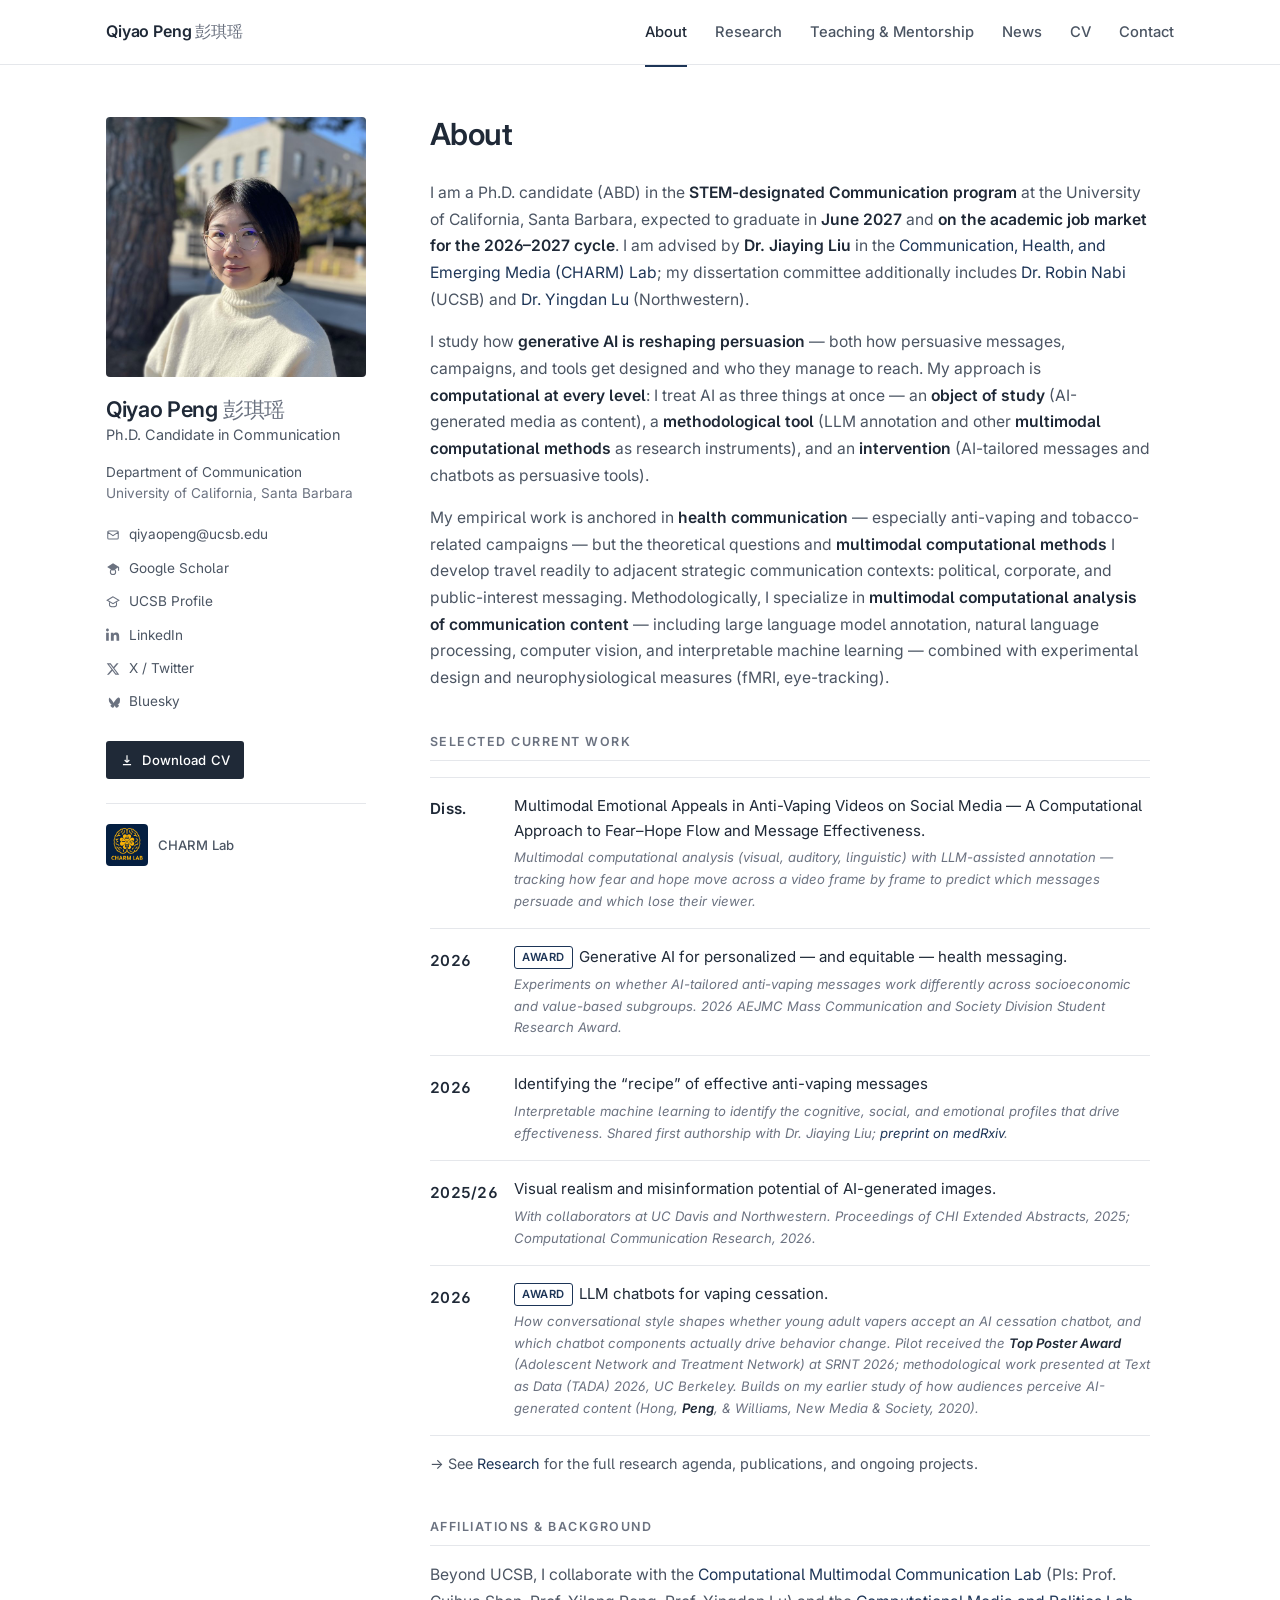
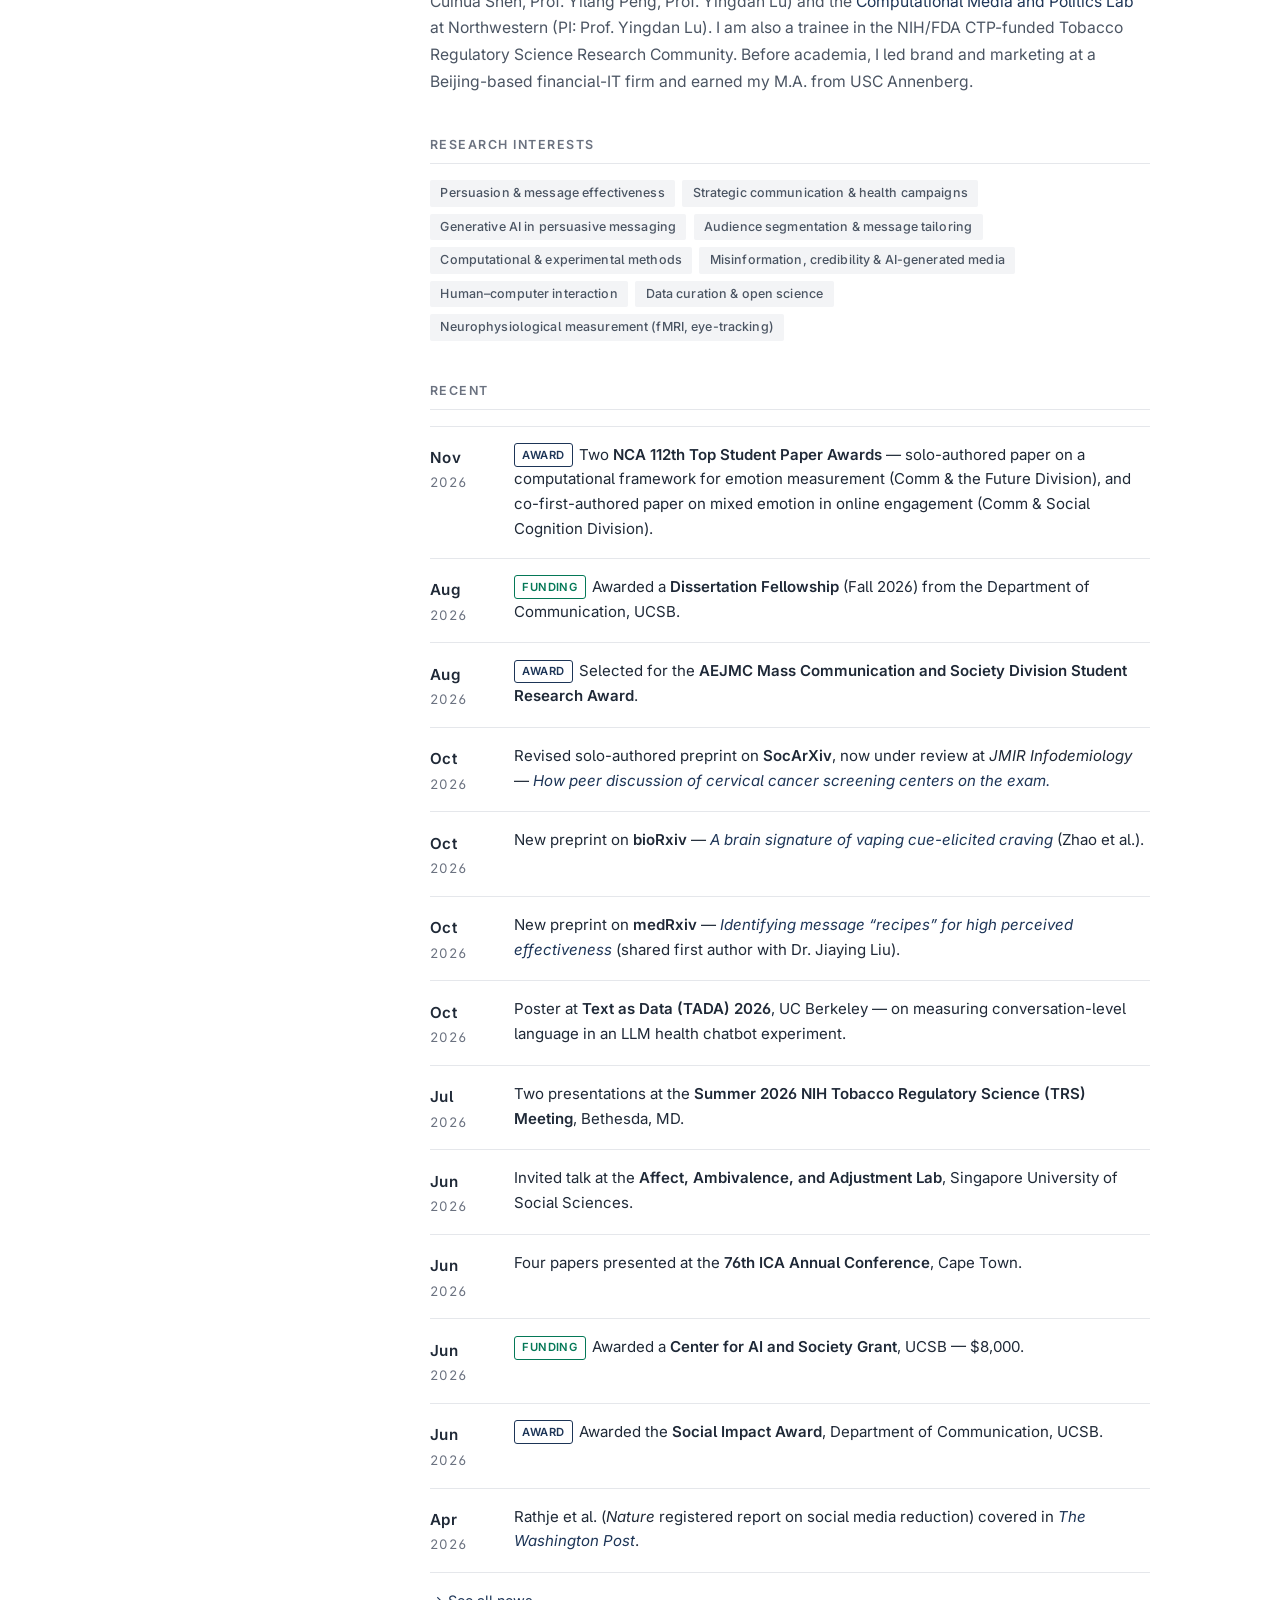
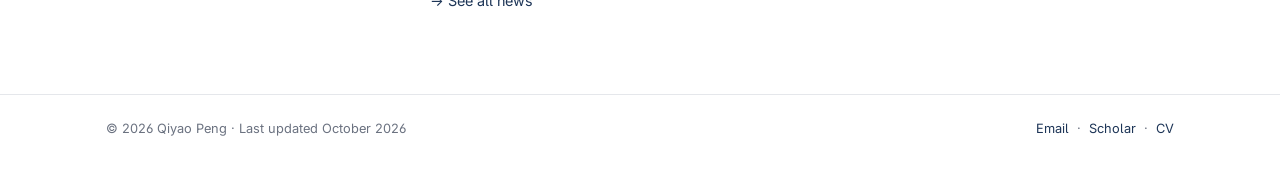
<file: index.html>
<!DOCTYPE html>
<html lang="en">
<head>
  <meta charset="UTF-8" />
  <meta name="viewport" content="width=device-width, initial-scale=1.0" />
  <title>Qiyao Peng (彭琪瑶)</title>
  <meta name="description" content="Qiyao Peng (彭琪瑶) — Ph.D. Candidate in Communication at UC Santa Barbara, advised by Dr. Jiaying Liu. Research on persuasion, health communication, and computational social science." />
  <meta name="author" content="Qiyao Peng" />
  <meta name="keywords" content="Qiyao Peng, 彭琪瑶, UCSB Communication, Jiaying Liu, CHARM Lab, health communication, persuasion, computational social science" />
  <meta property="og:title" content="Qiyao Peng (彭琪瑶)" />
  <meta property="og:description" content="Ph.D. Candidate in Communication, UC Santa Barbara." />
  <meta property="og:type" content="website" />
  <link rel="preconnect" href="https://fonts.googleapis.com">
  <link rel="preconnect" href="https://fonts.gstatic.com" crossorigin>
  <link href="https://fonts.googleapis.com/css2?family=Inter:wght@300;400;500;600;700&display=swap" rel="stylesheet">
  <link rel="stylesheet" href="styles.css" />
  <!-- Cloudflare Web Analytics -->
  <script defer src='https://static.cloudflareinsights.com/beacon.min.js' data-cf-beacon='{"token": "e9f2a2973fae4cfd93b945f8d65e329d"}'></script>
  <link rel="canonical" href="https://qiyaopeng.com/" />
  <script type="application/ld+json">
{
  "@context": "https://schema.org",
  "@type": "Person",
  "name": "Qiyao Peng",
  "alternateName": "彭琪瑶",
  "url": "https://qiyaopeng.com/",
  "image": "https://qiyaopeng.com/photo.jpg",
  "jobTitle": "Ph.D. Candidate in Communication",
  "description": "Ph.D. Candidate in Communication at UC Santa Barbara, advised by Dr. Jiaying Liu. Research on persuasion, health communication, and computational social science.",
  "affiliation": {
    "@type": "CollegeOrUniversity",
    "name": "University of California, Santa Barbara",
    "department": "Department of Communication",
    "url": "https://www.comm.ucsb.edu/"
  },
  "alumniOf": [
    {"@type": "CollegeOrUniversity", "name": "University of Southern California"},
    {"@type": "CollegeOrUniversity", "name": "The University of Nottingham Ningbo China"}
  ],
  "email": "mailto:qiyaopeng@ucsb.edu",
  "sameAs": [
    "https://scholar.google.com/citations?user=vk-2gXcAAAAJ&hl=en",
    "https://www.comm.ucsb.edu/people/qiyao-peng",
    "https://www.linkedin.com/in/qiyao-peng-64777a13b/",
    "https://x.com/kiyaoqp",
    "https://bsky.app/profile/qiyaopeng.bsky.social"
  ],
  "knowsAbout": ["Health Communication", "Persuasion", "Computational Social Science", "Message Design", "Multimodal Communication", "AI-Generated Content", "fMRI", "Eye-tracking", "Natural Language Processing"]
}
</script>
</head>
<body>

<header class="site">
  <div class="wrap">
    <a href="index.html" class="brand">Qiyao Peng<span class="ch">彭琪瑶</span></a>
    <nav class="primary">
      <ul>
        <li><a href="index.html" class="active">About</a></li>
        <li><a href="research.html">Research</a></li>
        <li><a href="teaching.html">Teaching &amp; Mentorship</a></li>
        <li><a href="news.html">News</a></li>
        <li><a href="cv.html">CV</a></li>
        <li><a href="contact.html">Contact</a></li>
      </ul>
    </nav>
  </div>
</header>

<div class="wrap">
  <div class="layout">

    <!-- ============ Sidebar ============ -->
    <aside class="sidebar">
      <img src="photo.jpg" alt="Qiyao Peng" class="photo" onerror="this.style.display='none'; document.getElementById('photo-fallback').style.display='grid';" />
      <div id="photo-fallback" class="photo placeholder" style="display:none;">Photo</div>

      <div class="bio-name">Qiyao Peng<span class="cn">彭琪瑶</span></div>
      <div class="bio-role">Ph.D. Candidate in Communication</div>
      <div class="bio-affil">
        <span class="org">Department of Communication</span><br />
        University of California, Santa Barbara
      </div>

      <ul class="contact-list">
        <li>
          <a href="mailto:qiyaopeng@ucsb.edu">
            <svg viewBox="0 0 24 24" fill="none" stroke="currentColor" stroke-width="1.8"><path d="M3 7l9 6 9-6M5 19h14a2 2 0 002-2V7a2 2 0 00-2-2H5a2 2 0 00-2 2v10a2 2 0 002 2z"/></svg>
            qiyaopeng@ucsb.edu
          </a>
        </li>
        <li>
          <a href="https://scholar.google.com/citations?user=vk-2gXcAAAAJ&amp;hl=en" target="_blank" rel="noopener">
            <svg viewBox="0 0 24 24" fill="currentColor"><path d="M12 2L2 8.5 12 15l8.5-5.52V15h2V8.5L12 2z"/><circle cx="12" cy="17" r="4.5" fill="none" stroke="currentColor" stroke-width="1.8"/></svg>
            Google Scholar
          </a>
        </li>
        <li>
          <a href="https://www.comm.ucsb.edu/people/qiyao-peng" target="_blank" rel="noopener">
            <svg viewBox="0 0 24 24" fill="none" stroke="currentColor" stroke-width="1.8"><path d="M12 3L2 9l10 6 10-6-10-6z"/><path d="M6 12.5V17c0 1.5 2.7 3 6 3s6-1.5 6-3v-4.5"/></svg>
            UCSB Profile
          </a>
        </li>
        <li>
          <a href="https://www.linkedin.com/in/qiyao-peng-64777a13b/" target="_blank" rel="noopener">
            <svg viewBox="0 0 24 24" fill="currentColor"><path d="M4.98 3.5C4.98 4.88 3.86 6 2.5 6S0 4.88 0 3.5 1.12 1 2.5 1 4.98 2.12 4.98 3.5zM.22 8h4.56v14H.22V8zM8.34 8h4.37v1.91h.06c.61-1.16 2.1-2.39 4.33-2.39 4.63 0 5.48 3.05 5.48 7.01V22h-4.56v-6.62c0-1.58-.03-3.62-2.2-3.62-2.2 0-2.54 1.72-2.54 3.5V22H8.34V8z"/></svg>
            LinkedIn
          </a>
        </li>
        <li>
          <a href="https://x.com/kiyaoqp" target="_blank" rel="noopener">
            <svg viewBox="0 0 24 24" fill="currentColor"><path d="M18.244 2.25h3.308l-7.227 8.26 8.502 11.24H16.17l-5.214-6.817L4.99 21.75H1.68l7.73-8.835L1.254 2.25H8.08l4.713 6.231zm-1.161 17.52h1.833L7.084 4.126H5.117z"/></svg>
            X / Twitter
          </a>
        </li>
        <li>
          <a href="https://bsky.app/profile/qiyaopeng.bsky.social" target="_blank" rel="noopener">
            <svg viewBox="0 0 24 24" fill="currentColor"><path d="M6.335 5.144c2.726 2.046 5.658 6.194 6.73 8.42 1.072-2.226 4.004-6.374 6.73-8.42C21.762 3.6 24 4.918 24 7.694c0 .555-.317 4.652-.503 5.317-.647 2.314-3.007 2.903-5.107 2.546 3.671.625 4.605 2.696 2.589 4.767-3.83 3.934-5.503-.987-5.932-2.249-.079-.232-.115-.34-.115-.249 0-.092-.037.017-.115.249-.43 1.262-2.102 6.183-5.933 2.249-2.015-2.071-1.082-4.142 2.59-4.767-2.1.357-4.46-.232-5.108-2.546C5.183 12.346 4.866 8.249 4.866 7.694c0-2.776 2.238-4.094 1.469-2.55z"/></svg>
            Bluesky
          </a>
        </li>
      </ul>

      <a href="cv-download.html" target="_blank" rel="noopener" class="cv-link">
        <svg viewBox="0 0 24 24" fill="none" stroke="currentColor" stroke-width="2" width="14" height="14"><path d="M12 4v12m0 0l-4-4m4 4l4-4M5 20h14"/></svg>
        Download CV
      </a>

      <a href="https://charmlab.comm.ucsb.edu/" target="_blank" rel="noopener" class="lab-badge">
        <img src="charm-lab-logo.png" alt="CHARM Lab" onerror="this.style.display='none'" />
        <span>CHARM Lab</span>
      </a>
    </aside>

    <!-- ============ Main content ============ -->
    <main class="content">

      <h1 class="page-title">About</h1>

      <p>
        I am a Ph.D. candidate (ABD) in the <strong>STEM-designated Communication program</strong>
        at the University of California, Santa Barbara, expected to graduate in <strong>June 2027</strong>
        and <strong>on the academic job market for the 2026&ndash;2027 cycle</strong>.
        I am advised by
        <a href="https://www.comm.ucsb.edu/people/jiaying-liu" target="_blank" rel="noopener"><strong>Dr. Jiaying Liu</strong></a>
        in the <a href="https://charmlab.comm.ucsb.edu/" target="_blank" rel="noopener">Communication, Health, and Emerging Media (CHARM) Lab</a>;
        my dissertation committee additionally includes
        <a href="https://www.comm.ucsb.edu/people/robin-nabi" target="_blank" rel="noopener">Dr. Robin Nabi</a>
        (UCSB) and
        <a href="https://yingdanlu.com/" target="_blank" rel="noopener">Dr. Yingdan Lu</a>
        (Northwestern).
      </p>

      <p>
        I study how <strong>generative AI is reshaping persuasion</strong> &mdash; both how
        persuasive messages, campaigns, and tools get designed and who they manage to reach.
        My approach is <strong>computational at every level</strong>: I treat AI as three
        things at once &mdash; an <strong>object of study</strong> (AI-generated media as
        content), a <strong>methodological tool</strong> (LLM annotation and other
        <strong>multimodal computational methods</strong> as research instruments), and
        an <strong>intervention</strong> (AI-tailored messages and chatbots as persuasive
        tools).
      </p>
      <p>
        My empirical work is anchored in <strong>health communication</strong> &mdash;
        especially anti-vaping and tobacco-related campaigns &mdash; but the theoretical
        questions and <strong>multimodal computational methods</strong> I develop travel
        readily to adjacent strategic communication contexts: political, corporate, and
        public-interest messaging. Methodologically, I specialize in <strong>multimodal
        computational analysis of communication content</strong> &mdash; including large
        language model annotation, natural language processing, computer vision, and
        interpretable machine learning &mdash; combined with experimental design and
        neurophysiological measures (fMRI, eye-tracking).
      </p>

      <h2 class="section-title">Selected Current Work</h2>
      <ul class="list">
        <li>
          <div class="when"><span class="yr">Diss.</span></div>
          <div class="what">
            <span class="title">Multimodal Emotional Appeals in Anti-Vaping Videos on Social Media &mdash; A Computational Approach to Fear&ndash;Hope Flow and Message Effectiveness.</span>
            <span class="meta">Multimodal computational analysis (visual, auditory, linguistic) with LLM-assisted annotation &mdash; tracking how fear and hope move across a video frame by frame to predict which messages persuade and which lose their viewer.</span>
          </div>
        </li>
        <li>
          <div class="when"><span class="yr">2026</span></div>
          <div class="what">
            <span class="award">Award</span><span class="title">Generative AI for personalized &mdash; and equitable &mdash; health messaging.</span>
            <span class="meta">Experiments on whether AI-tailored anti-vaping messages work differently across socioeconomic and value-based subgroups. 2026 AEJMC Mass Communication and Society Division Student Research Award.</span>
          </div>
        </li>
        <li>
          <div class="when"><span class="yr">2026</span></div>
          <div class="what">
            <span class="title">Identifying the &ldquo;recipe&rdquo; of effective anti-vaping messages</span>
            <span class="meta">Interpretable machine learning to identify the cognitive, social, and emotional profiles that drive effectiveness. Shared first authorship with Dr. Jiaying Liu; <a href="https://doi.org/10.64898/2026.10.04.26364669" target="_blank" rel="noopener">preprint on <em>medRxiv</em></a>.</span>
          </div>
        </li>
        <li>
          <div class="when"><span class="yr">2025/26</span></div>
          <div class="what">
            <span class="title">Visual realism and misinformation potential of AI-generated images.</span>
            <span class="meta">With collaborators at UC Davis and Northwestern. <em>Proceedings of CHI Extended Abstracts</em>, 2025; <em>Computational Communication Research</em>, 2026.</span>
          </div>
        </li>
        <li>
          <div class="when"><span class="yr">2026</span></div>
          <div class="what">
            <span class="award">Award</span><span class="title">LLM chatbots for vaping cessation.</span>
            <span class="meta">How conversational style shapes whether young adult vapers accept an AI cessation chatbot, and which chatbot components actually drive behavior change. Pilot received the <strong>Top Poster Award</strong> (Adolescent Network and Treatment Network) at SRNT 2026; methodological work presented at Text as Data (TADA) 2026, UC Berkeley. Builds on my earlier study of how audiences perceive AI-generated content (Hong, <strong>Peng</strong>, &amp; Williams, <em>New Media &amp; Society</em>, 2020).</span>
          </div>
        </li>
      </ul>
      <p style="margin-top: 1rem; font-size: .9rem;">
        &rarr; See <a href="research.html">Research</a> for the full research agenda, publications, and ongoing projects.
      </p>

      <h2 class="section-title">Affiliations &amp; Background</h2>
      <p>
        Beyond UCSB, I collaborate with the
        <a href="https://sites.google.com/view/cmmclab" target="_blank" rel="noopener">Computational Multimodal Communication Lab</a>
        (PIs: Prof. Cuihua Shen, Prof. Yilang Peng, Prof. Yingdan Lu) and the
        <a href="https://www.comaplab.org" target="_blank" rel="noopener">Computational Media and Politics Lab</a>
        at Northwestern (PI: Prof. Yingdan Lu). I am also a trainee in the NIH/FDA CTP-funded
        Tobacco Regulatory Science Research Community. Before academia, I led brand and marketing
        at a Beijing-based financial-IT firm and earned my M.A. from USC Annenberg.
      </p>

      <h2 class="section-title">Research Interests</h2>
      <div class="interests">
        <span>Persuasion &amp; message effectiveness</span>
        <span>Strategic communication &amp; health campaigns</span>
        <span>Generative AI in persuasive messaging</span>
        <span>Audience segmentation &amp; message tailoring</span>
        <span>Computational &amp; experimental methods</span>
        <span>Misinformation, credibility &amp; AI-generated media</span>
        <span>Human&ndash;computer interaction</span>
        <span>Data curation &amp; open science</span>
        <span>Neurophysiological measurement (fMRI, eye-tracking)</span>
      </div>

      <h2 class="section-title">Recent</h2>
      <ul class="list">
        <li>
          <div class="when"><span class="yr">Nov</span>2026</div>
          <div class="what">
            <span class="award">Award</span><span class="title">Two <strong>NCA 112th Top Student Paper Awards</strong> &mdash; solo-authored paper on a computational framework for emotion measurement (Comm &amp; the Future Division), and co-first-authored paper on mixed emotion in online engagement (Comm &amp; Social Cognition Division).</span>
          </div>
        </li>
        <li>
          <div class="when"><span class="yr">Aug</span>2026</div>
          <div class="what">
            <span class="funding">Funding</span><span class="title">Awarded a <strong>Dissertation Fellowship</strong> (Fall 2026) from the Department of Communication, UCSB.</span>
          </div>
        </li>
        <li>
          <div class="when"><span class="yr">Aug</span>2026</div>
          <div class="what">
            <span class="award">Award</span><span class="title">Selected for the <strong>AEJMC Mass Communication and Society Division Student Research Award</strong>.</span>
          </div>
        </li>
        <li>
          <div class="when"><span class="yr">Oct</span>2026</div>
          <div class="what">
            <span class="title">Revised solo-authored preprint on <strong>SocArXiv</strong>, now under review at <em>JMIR Infodemiology</em> — <a href="papers/cervical-cancer-screening-reddit.html"><em>How peer discussion of cervical cancer screening centers on the exam.</em></a></span>
          </div>
        </li>
        <li>
          <div class="when"><span class="yr">Oct</span>2026</div>
          <div class="what">
            <span class="title">New preprint on <strong>bioRxiv</strong> — <a href="https://doi.org/10.64898/2026.10.15.759290" target="_blank" rel="noopener"><em>A brain signature of vaping cue-elicited craving</em></a> (Zhao et al.).</span>
          </div>
        </li>
        <li>
          <div class="when"><span class="yr">Oct</span>2026</div>
          <div class="what">
            <span class="title">New preprint on <strong>medRxiv</strong> — <a href="https://doi.org/10.64898/2026.10.04.26364669" target="_blank" rel="noopener"><em>Identifying message &ldquo;recipes&rdquo; for high perceived effectiveness</em></a> (shared first author with Dr. Jiaying Liu).</span>
          </div>
        </li>
        <li>
          <div class="when"><span class="yr">Oct</span>2026</div>
          <div class="what">
            <span class="title">Poster at <strong>Text as Data (TADA) 2026</strong>, UC Berkeley — on measuring conversation-level language in an LLM health chatbot experiment.</span>
          </div>
        </li>
        <li>
          <div class="when"><span class="yr">Jul</span>2026</div>
          <div class="what">
            <span class="title">Two presentations at the <strong>Summer 2026 NIH Tobacco Regulatory Science (TRS) Meeting</strong>, Bethesda, MD.</span>
          </div>
        </li>
        <li>
          <div class="when"><span class="yr">Jun</span>2026</div>
          <div class="what">
            <span class="title">Invited talk at the <a href="https://vincentohys.com/people/" target="_blank" rel="noopener"><strong>Affect, Ambivalence, and Adjustment Lab</strong></a>, Singapore University of Social Sciences.</span>
          </div>
        </li>
        <li>
          <div class="when"><span class="yr">Jun</span>2026</div>
          <div class="what">
            <span class="title">Four papers presented at the <strong>76th ICA Annual Conference</strong>, Cape Town.</span>
          </div>
        </li>
        <li>
          <div class="when"><span class="yr">Jun</span>2026</div>
          <div class="what">
            <span class="funding">Funding</span><span class="title">Awarded a <strong>Center for AI and Society Grant</strong>, UCSB &mdash; $8,000.</span>
          </div>
        </li>
        <li>
          <div class="when"><span class="yr">Jun</span>2026</div>
          <div class="what">
            <span class="award">Award</span><span class="title">Awarded the <strong>Social Impact Award</strong>, Department of Communication, UCSB.</span>
          </div>
        </li>
        <li>
          <div class="when"><span class="yr">Apr</span>2026</div>
          <div class="what">
            <span class="title">Rathje et al. (<em>Nature</em> registered report on social media reduction) covered in <a href="https://www.washingtonpost.com/health/2026/04/09/social-media-detox/" target="_blank" rel="noopener"><em>The Washington Post</em></a>.</span>
          </div>
        </li>
      </ul>
      <p style="margin-top: 1rem; font-size: .9rem;">
        <a href="news.html">→ See all news</a>
      </p>

    </main>
  </div>
</div>

<footer class="site">
  <div class="wrap">
    <div>© 2026 Qiyao Peng &middot; Last updated October 2026</div>
    <div>
      <a href="mailto:qiyaopeng@ucsb.edu">Email</a> &nbsp;·&nbsp;
      <a href="https://scholar.google.com/citations?user=vk-2gXcAAAAJ&amp;hl=en" target="_blank" rel="noopener">Scholar</a> &nbsp;·&nbsp;
      <a href="cv-download.html" target="_blank" rel="noopener">CV</a>
    </div>
  </div>
</footer>

</body>
</html>
</file>
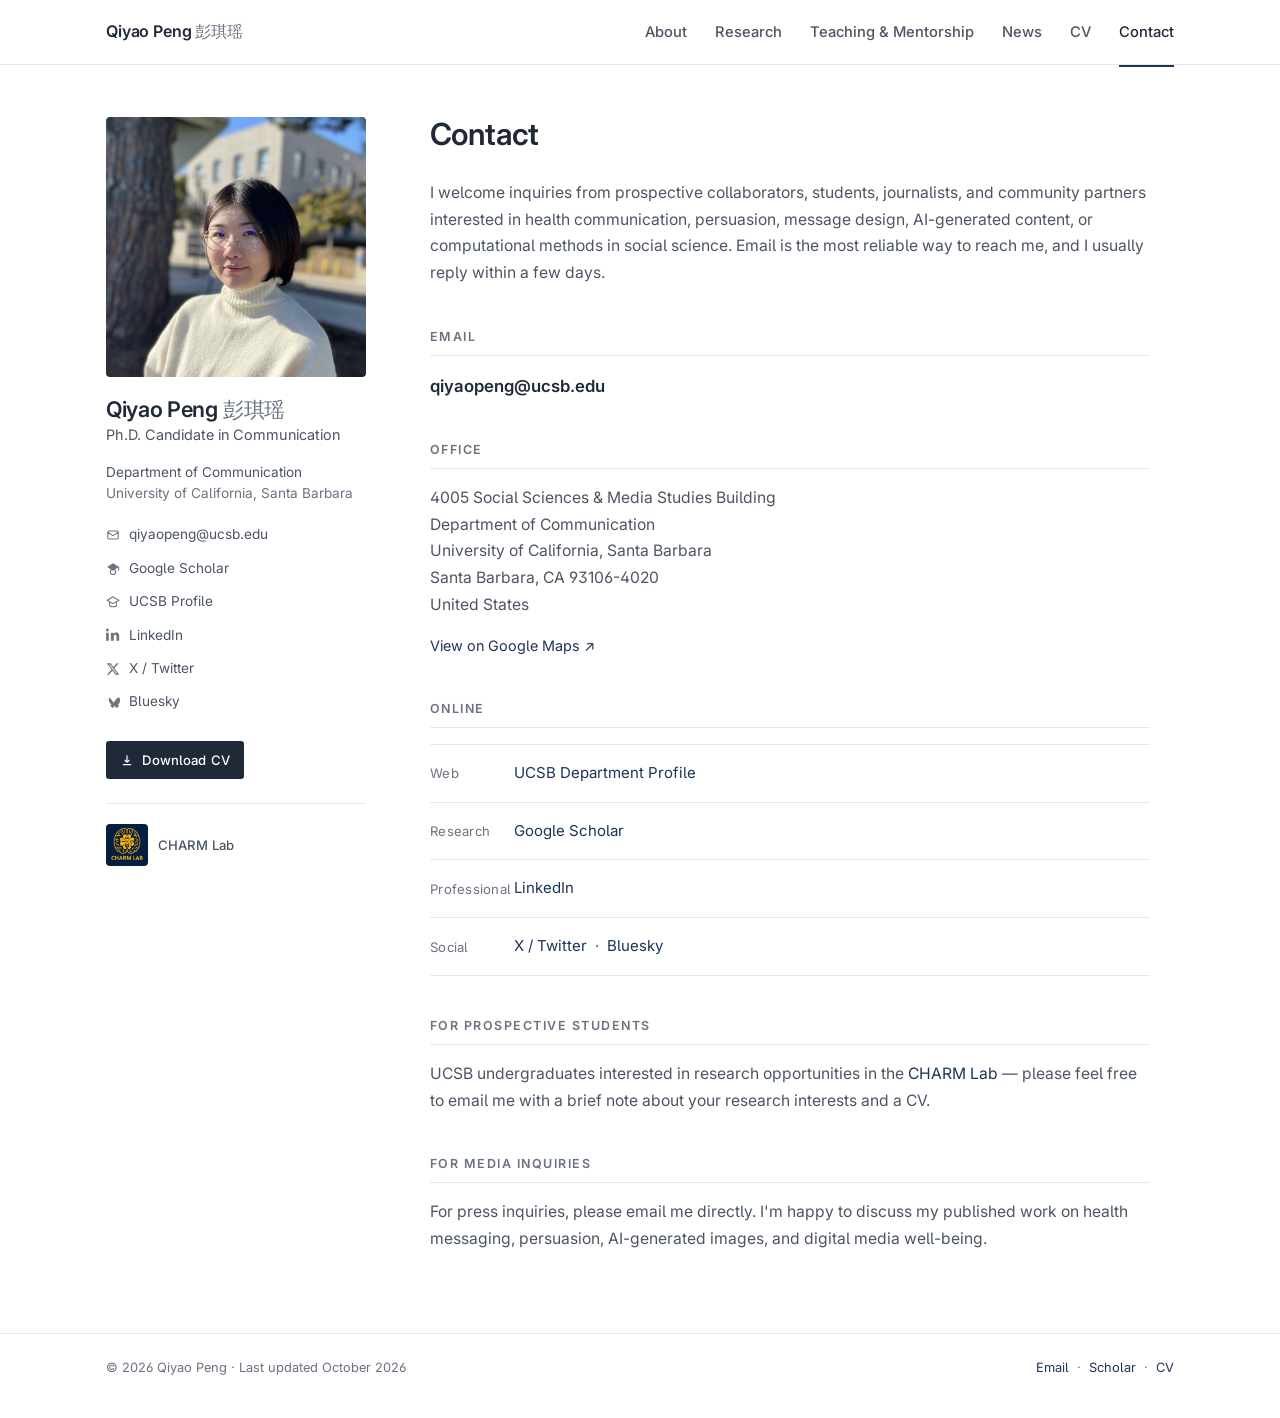
<file: contact.html>
<!DOCTYPE html>
<html lang="en">
<head>
  <meta charset="UTF-8" />
  <meta name="viewport" content="width=device-width, initial-scale=1.0" />
  <title>Contact · Qiyao Peng</title>
  <meta name="description" content="Contact information for Qiyao Peng, Ph.D. Candidate in Communication at UC Santa Barbara." />
  <link rel="preconnect" href="https://fonts.googleapis.com">
  <link rel="preconnect" href="https://fonts.gstatic.com" crossorigin>
  <link href="https://fonts.googleapis.com/css2?family=Inter:wght@300;400;500;600;700&display=swap" rel="stylesheet">
  <link rel="stylesheet" href="styles.css" />
  <!-- Cloudflare Web Analytics -->
  <script defer src='https://static.cloudflareinsights.com/beacon.min.js' data-cf-beacon='{"token": "e9f2a2973fae4cfd93b945f8d65e329d"}'></script>
  <link rel="canonical" href="https://qiyaopeng.com/contact.html" />
  <script type="application/ld+json">
{
  "@context": "https://schema.org",
  "@type": "Person",
  "name": "Qiyao Peng",
  "alternateName": "彭琪瑶",
  "url": "https://qiyaopeng.com/",
  "image": "https://qiyaopeng.com/photo.jpg",
  "jobTitle": "Ph.D. Candidate in Communication",
  "description": "Ph.D. Candidate in Communication at UC Santa Barbara, advised by Dr. Jiaying Liu. Research on persuasion, health communication, and computational social science.",
  "affiliation": {
    "@type": "CollegeOrUniversity",
    "name": "University of California, Santa Barbara",
    "department": "Department of Communication",
    "url": "https://www.comm.ucsb.edu/"
  },
  "alumniOf": [
    {"@type": "CollegeOrUniversity", "name": "University of Southern California"},
    {"@type": "CollegeOrUniversity", "name": "The University of Nottingham Ningbo China"}
  ],
  "email": "mailto:qiyaopeng@ucsb.edu",
  "sameAs": [
    "https://scholar.google.com/citations?user=vk-2gXcAAAAJ&hl=en",
    "https://www.comm.ucsb.edu/people/qiyao-peng",
    "https://www.linkedin.com/in/qiyao-peng-64777a13b/",
    "https://x.com/kiyaoqp",
    "https://bsky.app/profile/qiyaopeng.bsky.social"
  ],
  "knowsAbout": ["Health Communication", "Persuasion", "Computational Social Science", "Message Design", "Multimodal Communication", "AI-Generated Content", "fMRI", "Eye-tracking", "Natural Language Processing"]
}
</script>
</head>
<body>

<header class="site">
  <div class="wrap">
    <a href="index.html" class="brand">Qiyao Peng<span class="ch">彭琪瑶</span></a>
    <nav class="primary">
      <ul>
        <li><a href="index.html">About</a></li>
        <li><a href="research.html">Research</a></li>
        <li><a href="teaching.html">Teaching &amp; Mentorship</a></li>
        <li><a href="news.html">News</a></li>
        <li><a href="cv.html">CV</a></li>
        <li><a href="contact.html" class="active">Contact</a></li>
      </ul>
    </nav>
  </div>
</header>

<div class="wrap">
  <div class="layout">

    <aside class="sidebar">
      <img src="photo.jpg" alt="Qiyao Peng" class="photo" onerror="this.style.display='none'; document.getElementById('photo-fallback').style.display='grid';" />
      <div id="photo-fallback" class="photo placeholder" style="display:none;">Photo</div>
      <div class="bio-name">Qiyao Peng<span class="cn">彭琪瑶</span></div>
      <div class="bio-role">Ph.D. Candidate in Communication</div>
      <div class="bio-affil">
        <span class="org">Department of Communication</span><br />
        University of California, Santa Barbara
      </div>
      <ul class="contact-list">
        <li><a href="mailto:qiyaopeng@ucsb.edu"><svg viewBox="0 0 24 24" fill="none" stroke="currentColor" stroke-width="1.8"><path d="M3 7l9 6 9-6M5 19h14a2 2 0 002-2V7a2 2 0 00-2-2H5a2 2 0 00-2 2v10a2 2 0 002 2z"/></svg>qiyaopeng@ucsb.edu</a></li>
        <li><a href="https://scholar.google.com/citations?user=vk-2gXcAAAAJ&amp;hl=en" target="_blank" rel="noopener"><svg viewBox="0 0 24 24" fill="currentColor"><path d="M12 2L2 8.5 12 15l8.5-5.52V15h2V8.5L12 2z"/><circle cx="12" cy="17" r="4.5" fill="none" stroke="currentColor" stroke-width="1.8"/></svg>Google Scholar</a></li>
        <li><a href="https://www.comm.ucsb.edu/people/qiyao-peng" target="_blank" rel="noopener"><svg viewBox="0 0 24 24" fill="none" stroke="currentColor" stroke-width="1.8"><path d="M12 3L2 9l10 6 10-6-10-6z"/><path d="M6 12.5V17c0 1.5 2.7 3 6 3s6-1.5 6-3v-4.5"/></svg>UCSB Profile</a></li>
        <li><a href="https://www.linkedin.com/in/qiyao-peng-64777a13b/" target="_blank" rel="noopener"><svg viewBox="0 0 24 24" fill="currentColor"><path d="M4.98 3.5C4.98 4.88 3.86 6 2.5 6S0 4.88 0 3.5 1.12 1 2.5 1 4.98 2.12 4.98 3.5zM.22 8h4.56v14H.22V8zM8.34 8h4.37v1.91h.06c.61-1.16 2.1-2.39 4.33-2.39 4.63 0 5.48 3.05 5.48 7.01V22h-4.56v-6.62c0-1.58-.03-3.62-2.2-3.62-2.2 0-2.54 1.72-2.54 3.5V22H8.34V8z"/></svg>LinkedIn</a></li>
        <li><a href="https://x.com/kiyaoqp" target="_blank" rel="noopener"><svg viewBox="0 0 24 24" fill="currentColor"><path d="M18.244 2.25h3.308l-7.227 8.26 8.502 11.24H16.17l-5.214-6.817L4.99 21.75H1.68l7.73-8.835L1.254 2.25H8.08l4.713 6.231zm-1.161 17.52h1.833L7.084 4.126H5.117z"/></svg>X / Twitter</a></li>
        <li><a href="https://bsky.app/profile/qiyaopeng.bsky.social" target="_blank" rel="noopener"><svg viewBox="0 0 24 24" fill="currentColor"><path d="M6.335 5.144c2.726 2.046 5.658 6.194 6.73 8.42 1.072-2.226 4.004-6.374 6.73-8.42C21.762 3.6 24 4.918 24 7.694c0 .555-.317 4.652-.503 5.317-.647 2.314-3.007 2.903-5.107 2.546 3.671.625 4.605 2.696 2.589 4.767-3.83 3.934-5.503-.987-5.932-2.249-.079-.232-.115-.34-.115-.249 0-.092-.037.017-.115.249-.43 1.262-2.102 6.183-5.933 2.249-2.015-2.071-1.082-4.142 2.59-4.767-2.1.357-4.46-.232-5.108-2.546C5.183 12.346 4.866 8.249 4.866 7.694c0-2.776 2.238-4.094 1.469-2.55z"/></svg>Bluesky</a></li>
      </ul>
      <a href="cv-download.html" target="_blank" rel="noopener" class="cv-link">
        <svg viewBox="0 0 24 24" fill="none" stroke="currentColor" stroke-width="2" width="14" height="14"><path d="M12 4v12m0 0l-4-4m4 4l4-4M5 20h14"/></svg>
        Download CV
      </a>

      <a href="https://charmlab.comm.ucsb.edu/" target="_blank" rel="noopener" class="lab-badge">
        <img src="charm-lab-logo.png" alt="CHARM Lab" onerror="this.style.display='none'" />
        <span>CHARM Lab</span>
      </a>
    </aside>

    <main class="content">
      <h1 class="page-title">Contact</h1>

      <p>
        I welcome inquiries from prospective collaborators, students, journalists, and
        community partners interested in health communication, persuasion, message
        design, AI-generated content, or computational methods in social science.
        Email is the most reliable way to reach me, and I usually reply within a few days.
      </p>

      <h2 class="section-title">Email</h2>
      <p style="font-size: 1.05rem;">
        <a href="mailto:qiyaopeng@ucsb.edu"><strong>qiyaopeng@ucsb.edu</strong></a>
      </p>

      <h2 class="section-title">Office</h2>
      <p>
        4005 Social Sciences &amp; Media Studies Building<br />
        Department of Communication<br />
        University of California, Santa Barbara<br />
        Santa Barbara, CA 93106-4020<br />
        United States
      </p>
      <p style="font-size: .9rem;">
        <a href="https://www.google.com/maps/search/?api=1&amp;query=Social+Sciences+Media+Studies+Building+UCSB" target="_blank" rel="noopener">View on Google Maps ↗</a>
      </p>

      <h2 class="section-title">Online</h2>
      <ul class="list" style="margin-bottom: 0;">
        <li>
          <div class="when">Web</div>
          <div class="what">
            <a href="https://www.comm.ucsb.edu/people/qiyao-peng" target="_blank" rel="noopener">UCSB Department Profile</a>
          </div>
        </li>
        <li>
          <div class="when">Research</div>
          <div class="what">
            <a href="https://scholar.google.com/citations?user=vk-2gXcAAAAJ&amp;hl=en" target="_blank" rel="noopener">Google Scholar</a>
          </div>
        </li>
        <li>
          <div class="when">Professional</div>
          <div class="what">
            <a href="https://www.linkedin.com/in/qiyao-peng-64777a13b/" target="_blank" rel="noopener">LinkedIn</a>
          </div>
        </li>
        <li>
          <div class="when">Social</div>
          <div class="what">
            <a href="https://x.com/kiyaoqp" target="_blank" rel="noopener">X / Twitter</a> &nbsp;·&nbsp;
            <a href="https://bsky.app/profile/qiyaopeng.bsky.social" target="_blank" rel="noopener">Bluesky</a>
          </div>
        </li>
      </ul>

      <h2 class="section-title">For prospective students</h2>
      <p>
        UCSB undergraduates interested in research opportunities in the
        <a href="https://charmlab.comm.ucsb.edu/" target="_blank" rel="noopener">CHARM Lab</a>
        — please feel free to email me with a brief note about your research interests
        and a CV.
      </p>

      <h2 class="section-title">For media inquiries</h2>
      <p>
        For press inquiries, please email me directly. I'm happy to discuss my published
        work on health messaging, persuasion, AI-generated images, and digital media well-being.
      </p>
    </main>
  </div>
</div>

<footer class="site">
  <div class="wrap">
    <div>© 2026 Qiyao Peng &middot; Last updated October 2026</div>
    <div>
      <a href="mailto:qiyaopeng@ucsb.edu">Email</a> &nbsp;·&nbsp;
      <a href="https://scholar.google.com/citations?user=vk-2gXcAAAAJ&amp;hl=en" target="_blank" rel="noopener">Scholar</a> &nbsp;·&nbsp;
      <a href="cv-download.html" target="_blank" rel="noopener">CV</a>
    </div>
  </div>
</footer>

</body>
</html>
</file>
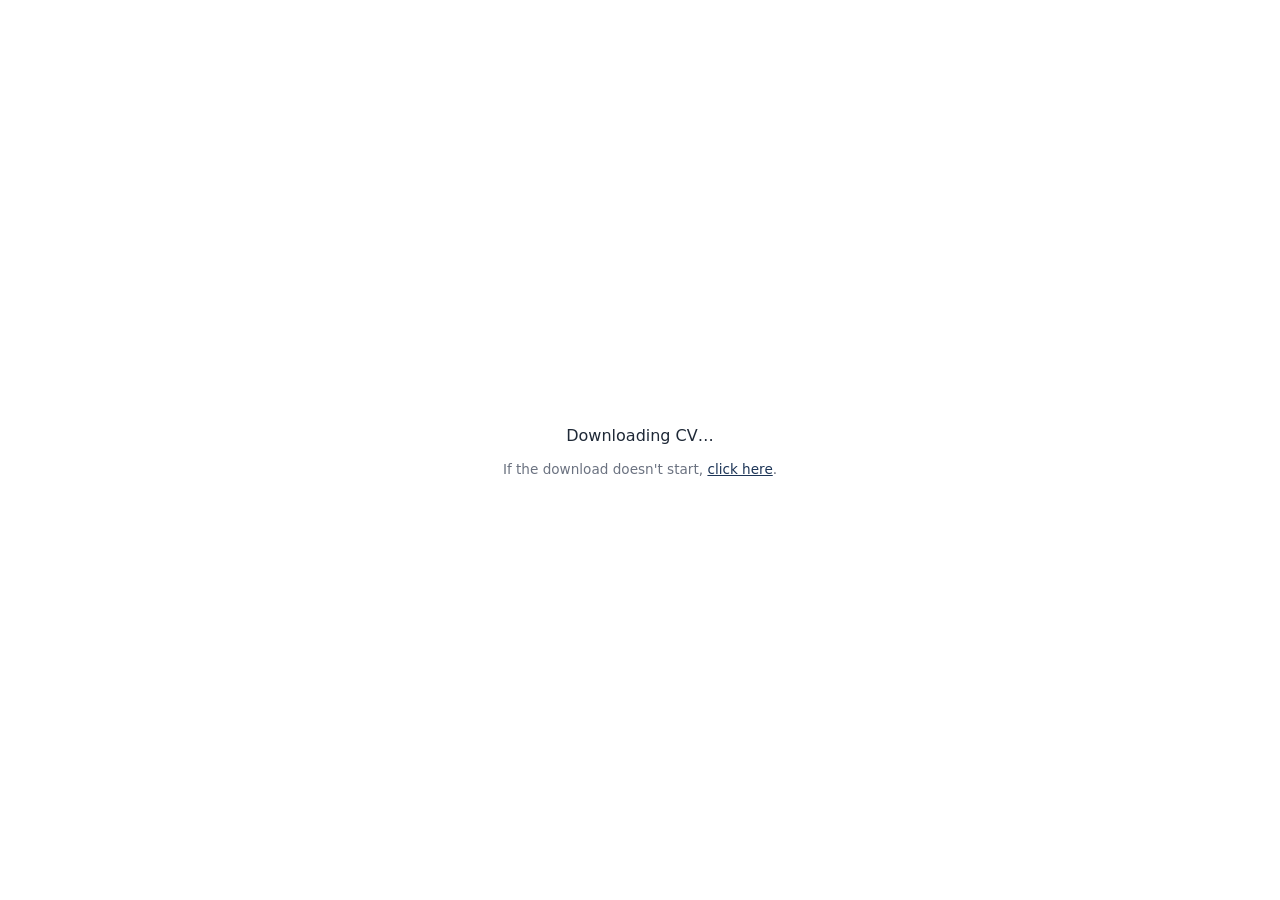
<file: cv-download.html>
<!DOCTYPE html>
<html lang="en">
<head>
  <meta charset="UTF-8" />
  <title>Downloading CV — Qiyao Peng</title>
  <meta name="robots" content="noindex" />
  <meta http-equiv="refresh" content="0; url=CV_Qiyao_Peng.pdf" />
  <!-- Cloudflare Web Analytics -->
  <script defer src='https://static.cloudflareinsights.com/beacon.min.js' data-cf-beacon='{"token": "e9f2a2973fae4cfd93b945f8d65e329d"}'></script>
  <!-- This page exists so each CV download is counted as a page view in analytics. -->
  <script>setTimeout(function(){location.replace('CV_Qiyao_Peng.pdf');}, 50);</script>
  <style>
    body{font-family:Inter,system-ui,sans-serif;color:#1f2937;background:#fff;display:flex;align-items:center;justify-content:center;min-height:100vh;margin:0;}
    .box{text-align:center;padding:2rem;}
    a{color:#1d3557;}
  </style>
</head>
<body>
  <div class="box">
    <p>Downloading CV…</p>
    <p style="font-size:.85rem;color:#6b7280;">If the download doesn't start, <a href="CV_Qiyao_Peng.pdf">click here</a>.</p>
  </div>
</body>
</html>
</file>
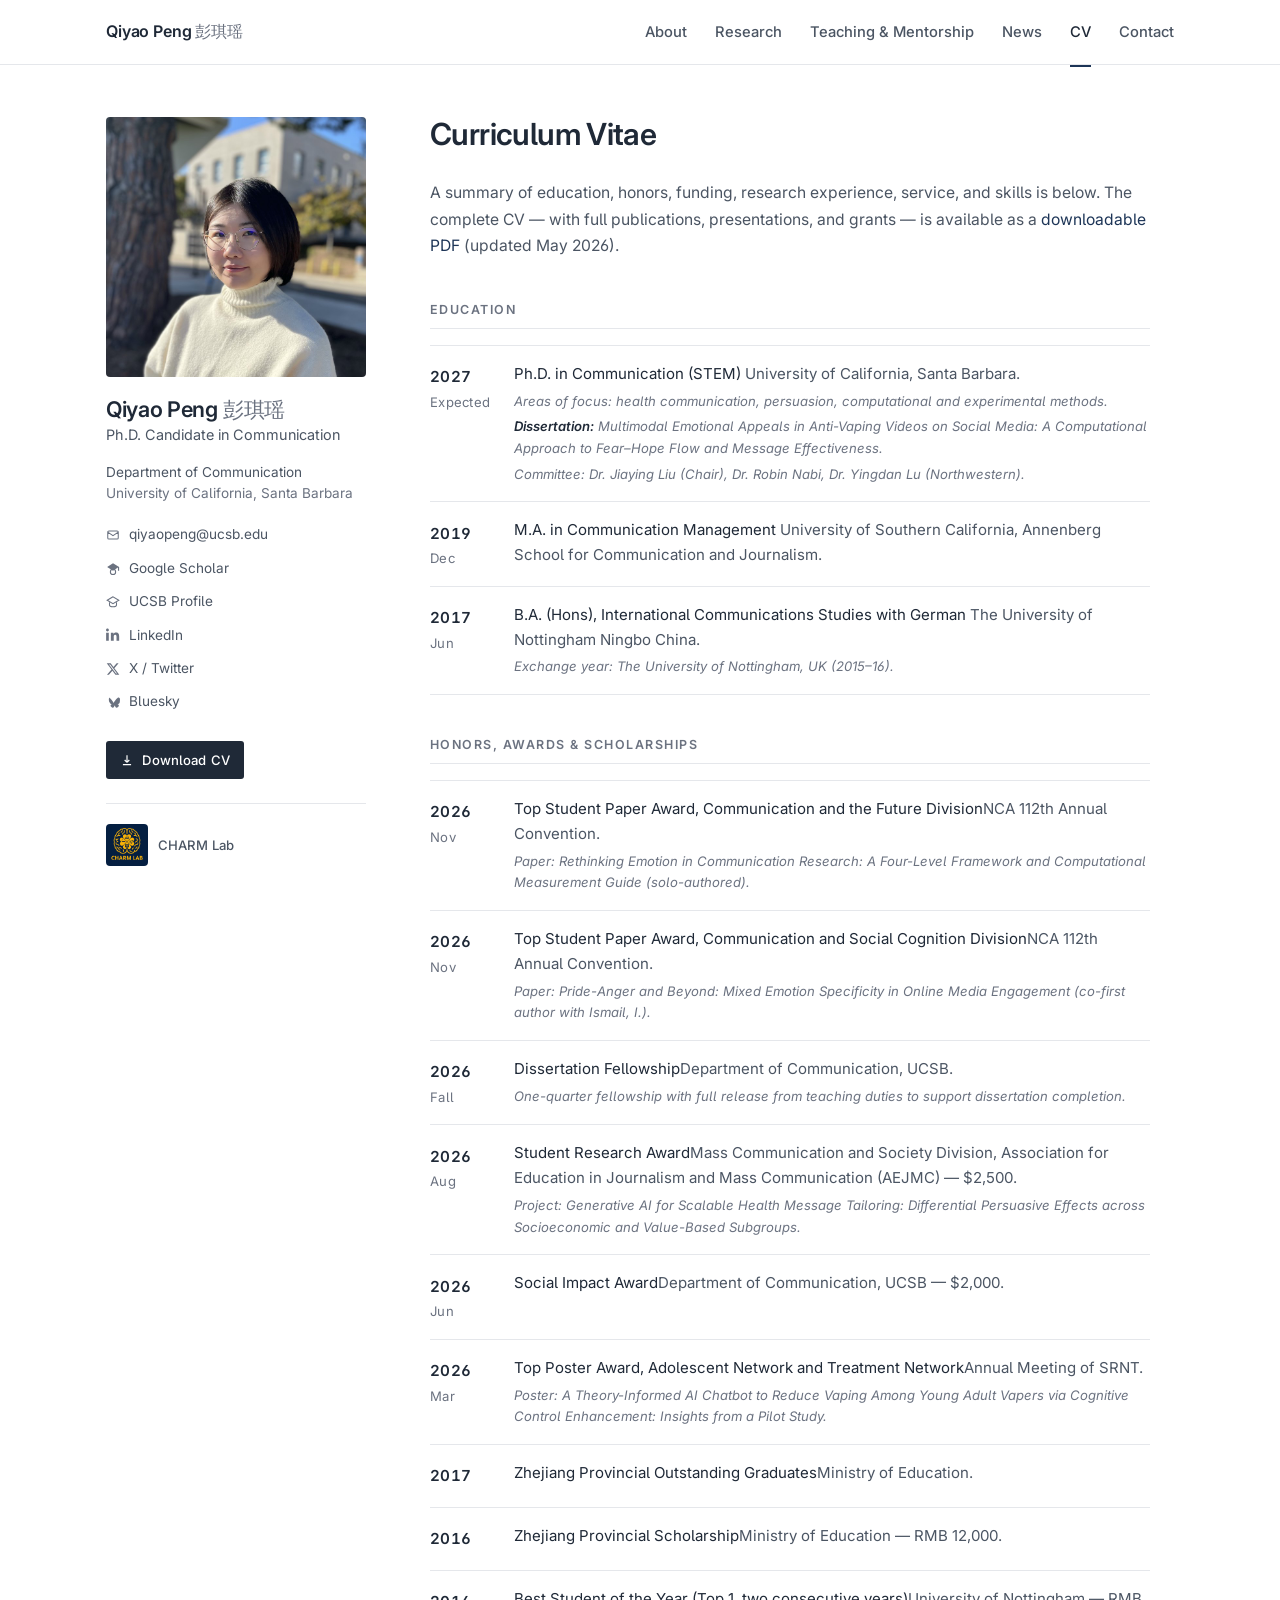
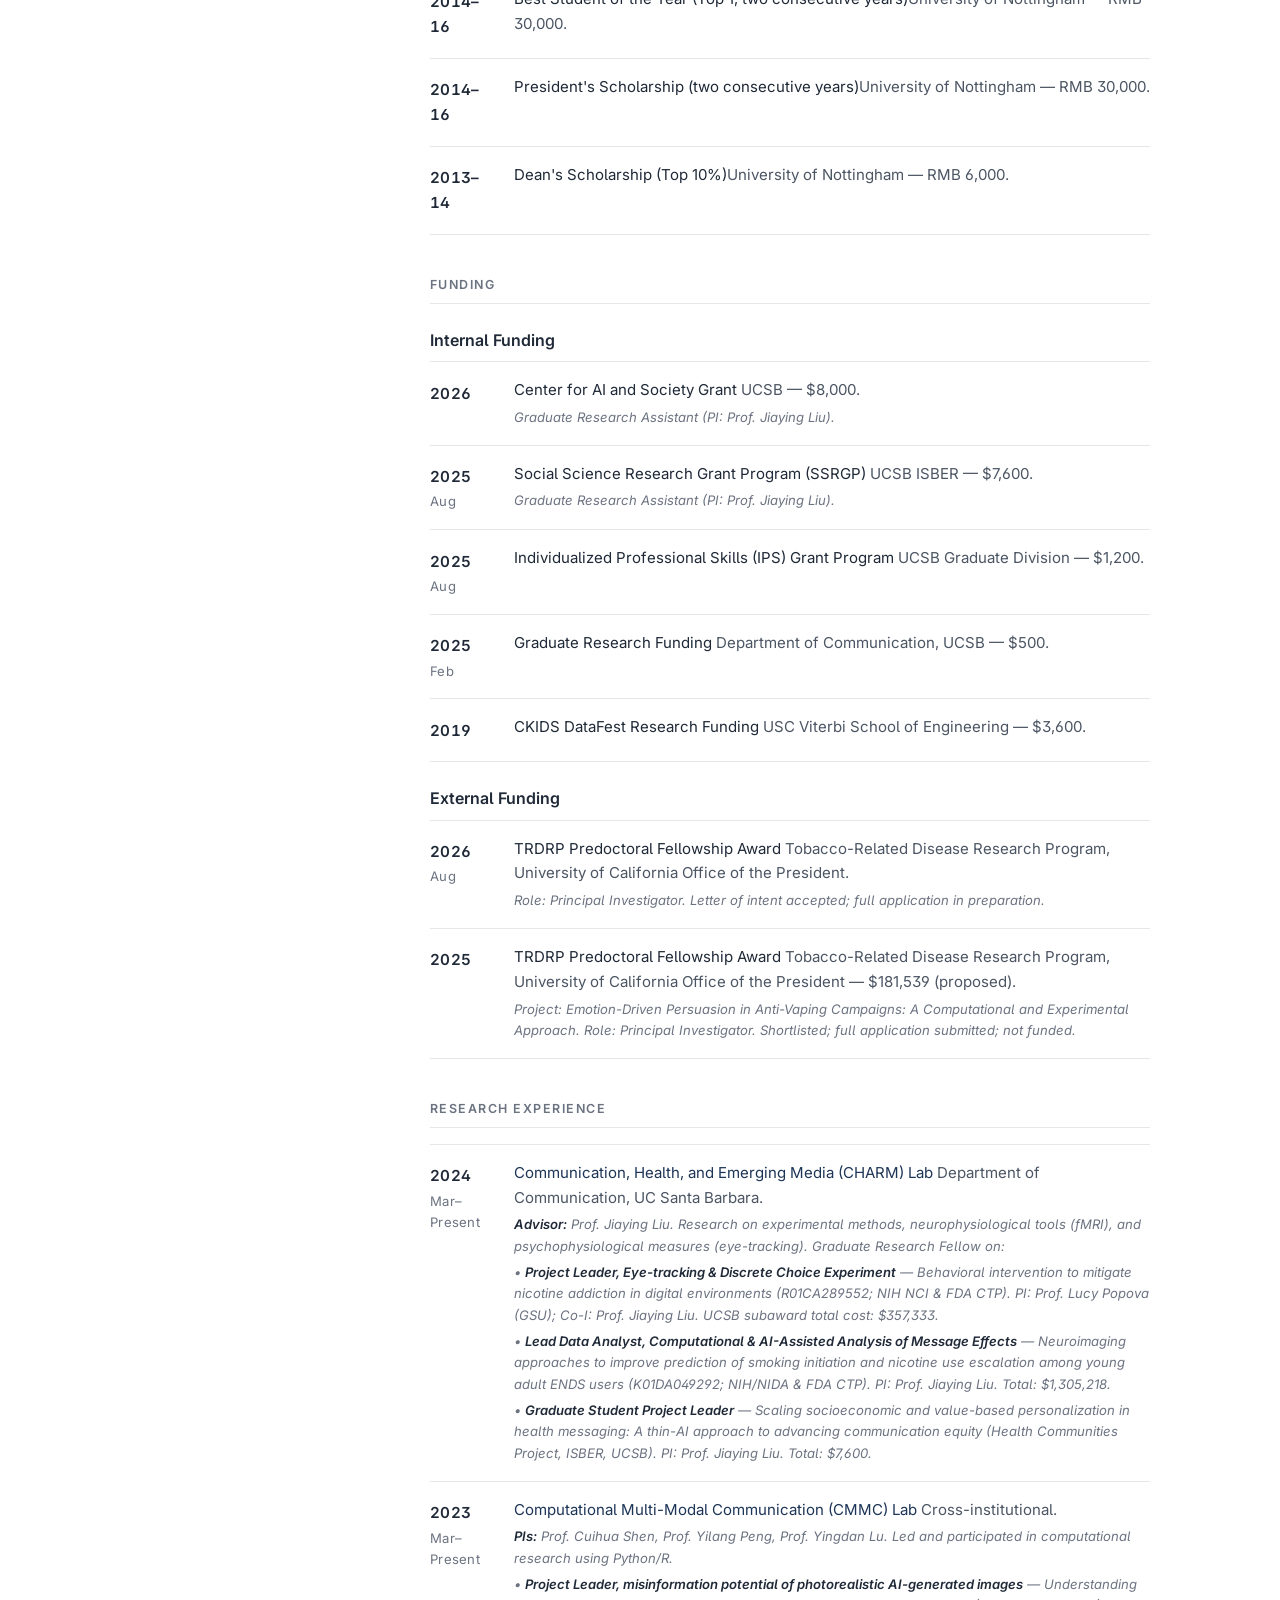
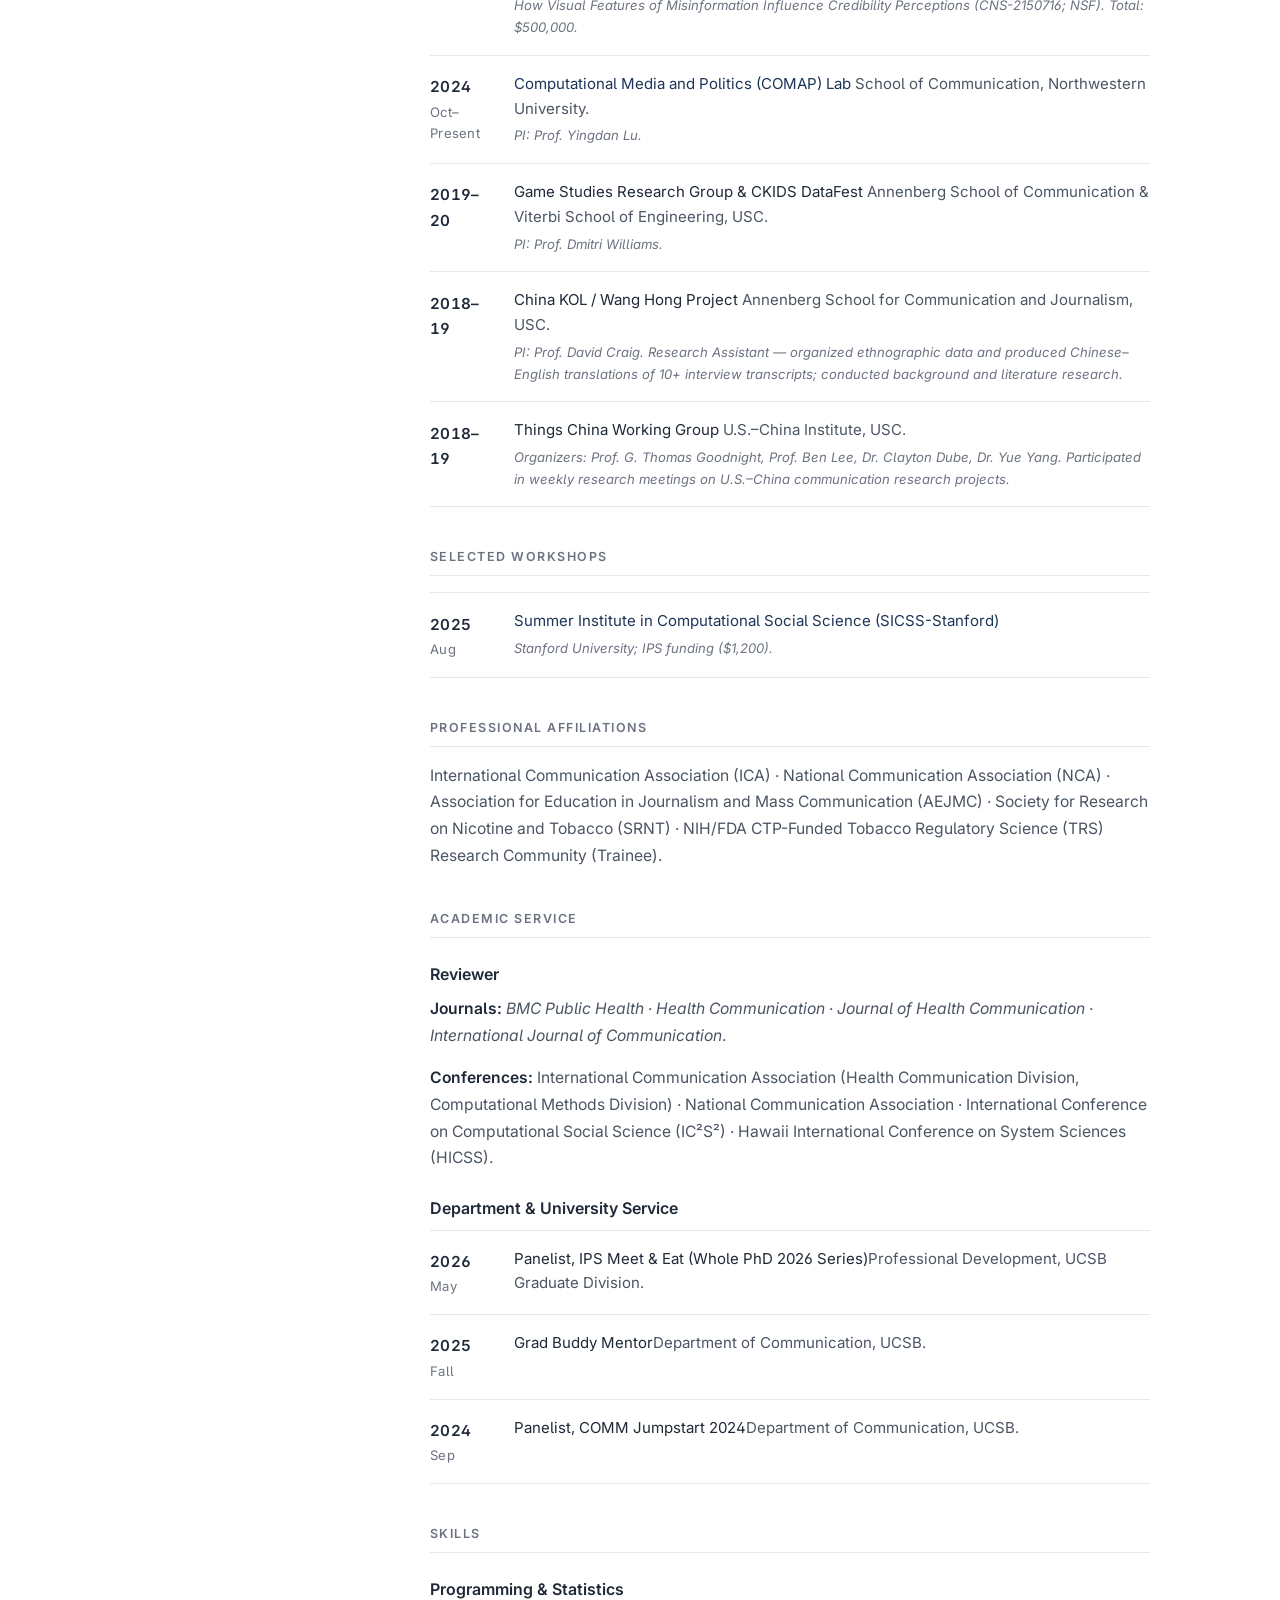
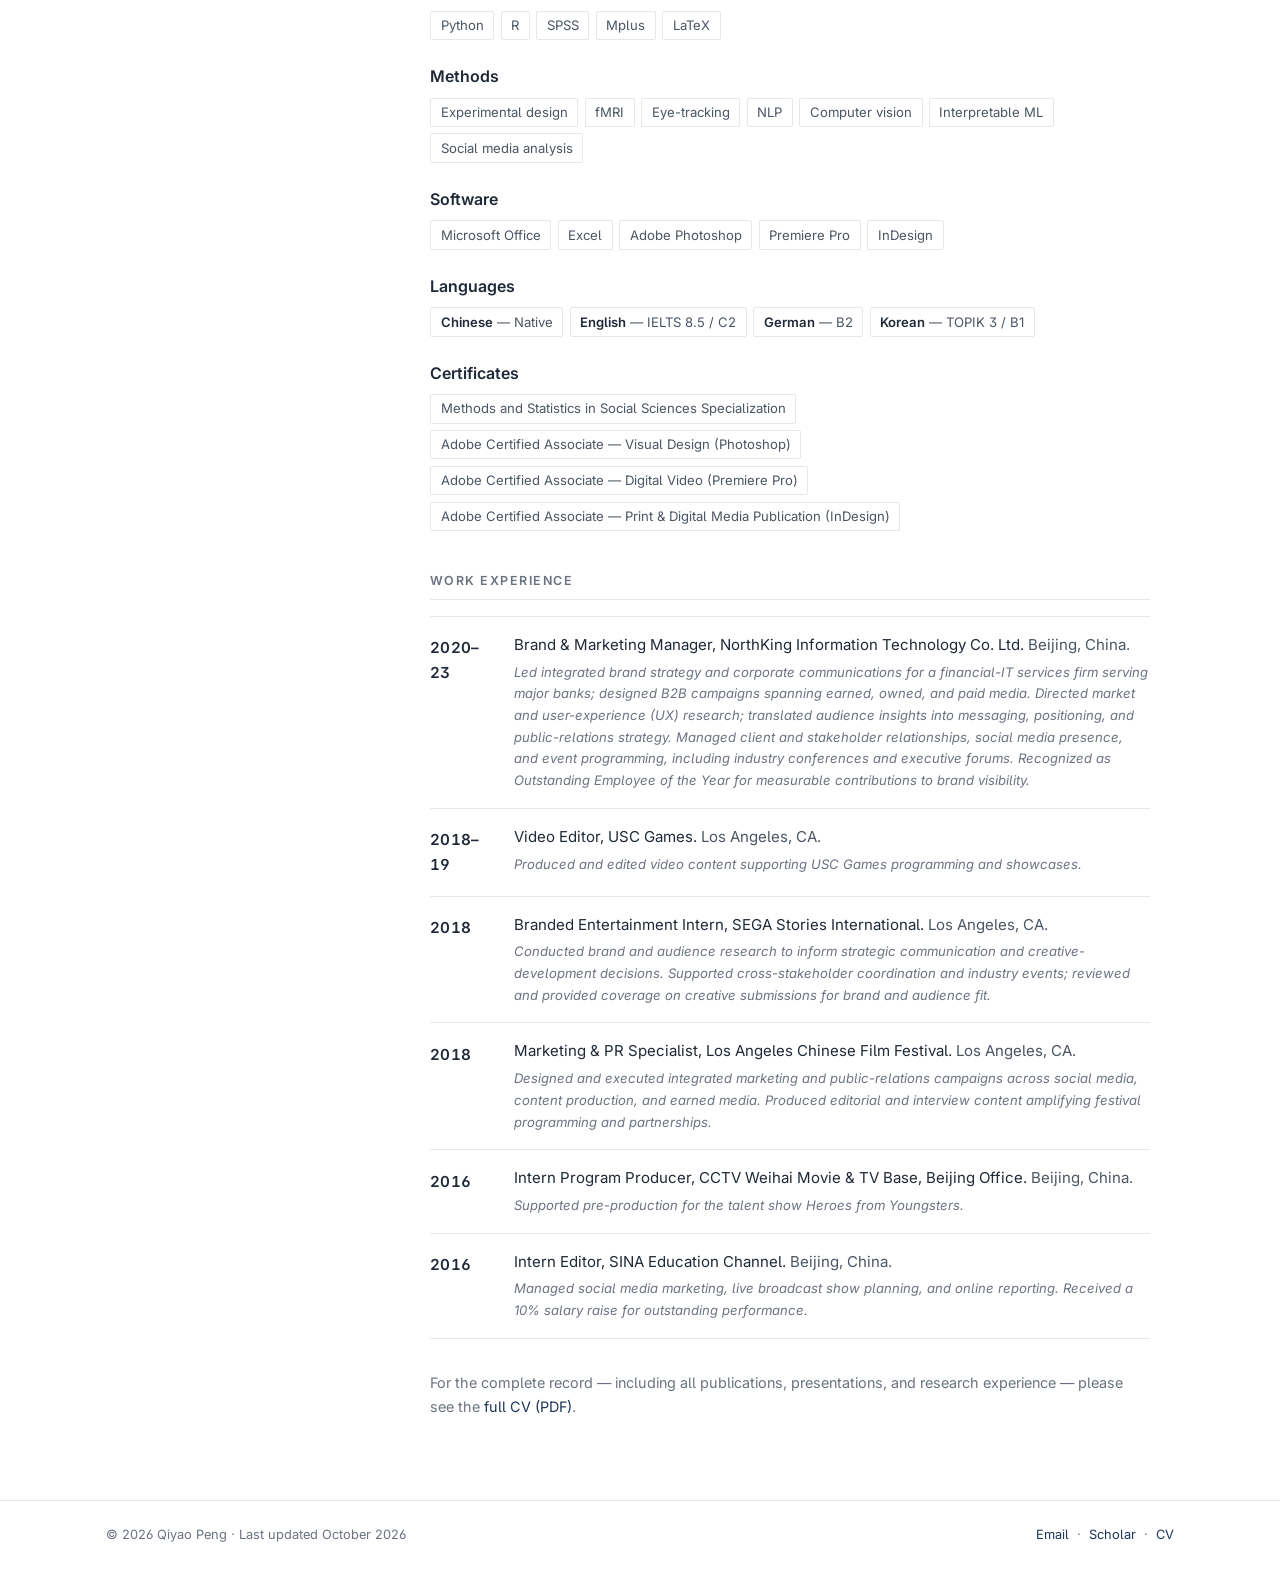
<file: cv.html>
<!DOCTYPE html>
<html lang="en">
<head>
  <meta charset="UTF-8" />
  <meta name="viewport" content="width=device-width, initial-scale=1.0" />
  <title>CV · Qiyao Peng</title>
  <meta name="description" content="Curriculum vitae of Qiyao Peng — education, awards, funding, service, and skills." />
  <link rel="preconnect" href="https://fonts.googleapis.com">
  <link rel="preconnect" href="https://fonts.gstatic.com" crossorigin>
  <link href="https://fonts.googleapis.com/css2?family=Inter:wght@300;400;500;600;700&display=swap" rel="stylesheet">
  <link rel="stylesheet" href="styles.css" />
  <!-- Cloudflare Web Analytics -->
  <script defer src='https://static.cloudflareinsights.com/beacon.min.js' data-cf-beacon='{"token": "e9f2a2973fae4cfd93b945f8d65e329d"}'></script>
  <link rel="canonical" href="https://qiyaopeng.com/cv.html" />
  <script type="application/ld+json">
{
  "@context": "https://schema.org",
  "@type": "Person",
  "name": "Qiyao Peng",
  "alternateName": "彭琪瑶",
  "url": "https://qiyaopeng.com/",
  "image": "https://qiyaopeng.com/photo.jpg",
  "jobTitle": "Ph.D. Candidate in Communication",
  "description": "Ph.D. Candidate in Communication at UC Santa Barbara, advised by Dr. Jiaying Liu. Research on persuasion, health communication, and computational social science.",
  "affiliation": {
    "@type": "CollegeOrUniversity",
    "name": "University of California, Santa Barbara",
    "department": "Department of Communication",
    "url": "https://www.comm.ucsb.edu/"
  },
  "alumniOf": [
    {"@type": "CollegeOrUniversity", "name": "University of Southern California"},
    {"@type": "CollegeOrUniversity", "name": "The University of Nottingham Ningbo China"}
  ],
  "email": "mailto:qiyaopeng@ucsb.edu",
  "sameAs": [
    "https://scholar.google.com/citations?user=vk-2gXcAAAAJ&hl=en",
    "https://www.comm.ucsb.edu/people/qiyao-peng",
    "https://www.linkedin.com/in/qiyao-peng-64777a13b/",
    "https://x.com/kiyaoqp",
    "https://bsky.app/profile/qiyaopeng.bsky.social"
  ],
  "knowsAbout": ["Health Communication", "Persuasion", "Computational Social Science", "Message Design", "Multimodal Communication", "AI-Generated Content", "fMRI", "Eye-tracking", "Natural Language Processing"]
}
</script>
</head>
<body>

<header class="site">
  <div class="wrap">
    <a href="index.html" class="brand">Qiyao Peng<span class="ch">彭琪瑶</span></a>
    <nav class="primary">
      <ul>
        <li><a href="index.html">About</a></li>
        <li><a href="research.html">Research</a></li>
        <li><a href="teaching.html">Teaching &amp; Mentorship</a></li>
        <li><a href="news.html">News</a></li>
        <li><a href="cv.html" class="active">CV</a></li>
        <li><a href="contact.html">Contact</a></li>
      </ul>
    </nav>
  </div>
</header>

<div class="wrap">
  <div class="layout">

    <aside class="sidebar">
      <img src="photo.jpg" alt="Qiyao Peng" class="photo" onerror="this.style.display='none'; document.getElementById('photo-fallback').style.display='grid';" />
      <div id="photo-fallback" class="photo placeholder" style="display:none;">Photo</div>
      <div class="bio-name">Qiyao Peng<span class="cn">彭琪瑶</span></div>
      <div class="bio-role">Ph.D. Candidate in Communication</div>
      <div class="bio-affil">
        <span class="org">Department of Communication</span><br />
        University of California, Santa Barbara
      </div>
      <ul class="contact-list">
        <li><a href="mailto:qiyaopeng@ucsb.edu"><svg viewBox="0 0 24 24" fill="none" stroke="currentColor" stroke-width="1.8"><path d="M3 7l9 6 9-6M5 19h14a2 2 0 002-2V7a2 2 0 00-2-2H5a2 2 0 00-2 2v10a2 2 0 002 2z"/></svg>qiyaopeng@ucsb.edu</a></li>
        <li><a href="https://scholar.google.com/citations?user=vk-2gXcAAAAJ&amp;hl=en" target="_blank" rel="noopener"><svg viewBox="0 0 24 24" fill="currentColor"><path d="M12 2L2 8.5 12 15l8.5-5.52V15h2V8.5L12 2z"/><circle cx="12" cy="17" r="4.5" fill="none" stroke="currentColor" stroke-width="1.8"/></svg>Google Scholar</a></li>
        <li><a href="https://www.comm.ucsb.edu/people/qiyao-peng" target="_blank" rel="noopener"><svg viewBox="0 0 24 24" fill="none" stroke="currentColor" stroke-width="1.8"><path d="M12 3L2 9l10 6 10-6-10-6z"/><path d="M6 12.5V17c0 1.5 2.7 3 6 3s6-1.5 6-3v-4.5"/></svg>UCSB Profile</a></li>
        <li><a href="https://www.linkedin.com/in/qiyao-peng-64777a13b/" target="_blank" rel="noopener"><svg viewBox="0 0 24 24" fill="currentColor"><path d="M4.98 3.5C4.98 4.88 3.86 6 2.5 6S0 4.88 0 3.5 1.12 1 2.5 1 4.98 2.12 4.98 3.5zM.22 8h4.56v14H.22V8zM8.34 8h4.37v1.91h.06c.61-1.16 2.1-2.39 4.33-2.39 4.63 0 5.48 3.05 5.48 7.01V22h-4.56v-6.62c0-1.58-.03-3.62-2.2-3.62-2.2 0-2.54 1.72-2.54 3.5V22H8.34V8z"/></svg>LinkedIn</a></li>
        <li><a href="https://x.com/kiyaoqp" target="_blank" rel="noopener"><svg viewBox="0 0 24 24" fill="currentColor"><path d="M18.244 2.25h3.308l-7.227 8.26 8.502 11.24H16.17l-5.214-6.817L4.99 21.75H1.68l7.73-8.835L1.254 2.25H8.08l4.713 6.231zm-1.161 17.52h1.833L7.084 4.126H5.117z"/></svg>X / Twitter</a></li>
        <li><a href="https://bsky.app/profile/qiyaopeng.bsky.social" target="_blank" rel="noopener"><svg viewBox="0 0 24 24" fill="currentColor"><path d="M6.335 5.144c2.726 2.046 5.658 6.194 6.73 8.42 1.072-2.226 4.004-6.374 6.73-8.42C21.762 3.6 24 4.918 24 7.694c0 .555-.317 4.652-.503 5.317-.647 2.314-3.007 2.903-5.107 2.546 3.671.625 4.605 2.696 2.589 4.767-3.83 3.934-5.503-.987-5.932-2.249-.079-.232-.115-.34-.115-.249 0-.092-.037.017-.115.249-.43 1.262-2.102 6.183-5.933 2.249-2.015-2.071-1.082-4.142 2.59-4.767-2.1.357-4.46-.232-5.108-2.546C5.183 12.346 4.866 8.249 4.866 7.694c0-2.776 2.238-4.094 1.469-2.55z"/></svg>Bluesky</a></li>
      </ul>
      <a href="cv-download.html" target="_blank" rel="noopener" class="cv-link">
        <svg viewBox="0 0 24 24" fill="none" stroke="currentColor" stroke-width="2" width="14" height="14"><path d="M12 4v12m0 0l-4-4m4 4l4-4M5 20h14"/></svg>
        Download CV
      </a>

      <a href="https://charmlab.comm.ucsb.edu/" target="_blank" rel="noopener" class="lab-badge">
        <img src="charm-lab-logo.png" alt="CHARM Lab" onerror="this.style.display='none'" />
        <span>CHARM Lab</span>
      </a>
    </aside>

    <main class="content">
      <h1 class="page-title">Curriculum Vitae</h1>

      <p>
        A summary of education, honors, funding, research experience, service, and skills is below. The complete CV — with full publications, presentations, and grants — is available as a
        <a href="CV_Qiyao_Peng.pdf" target="_blank" rel="noopener">downloadable PDF</a>
        (updated May 2026).
      </p>

      <h2 class="section-title">Education</h2>
      <ul class="list">
        <li>
          <div class="when"><span class="yr">2027</span>Expected</div>
          <div class="what">
            <span class="title">Ph.D. in Communication (STEM)</span>
            University of California, Santa Barbara.
            <span class="meta">Areas of focus: health communication, persuasion, computational and experimental methods.</span>
            <span class="meta"><strong>Dissertation:</strong> <em>Multimodal Emotional Appeals in Anti-Vaping Videos on Social Media: A Computational Approach to Fear–Hope Flow and Message Effectiveness</em>.</span>
            <span class="meta">Committee: Dr. Jiaying Liu (Chair), Dr. Robin Nabi, Dr. Yingdan Lu (Northwestern).</span>
          </div>
        </li>
        <li>
          <div class="when"><span class="yr">2019</span>Dec</div>
          <div class="what">
            <span class="title">M.A. in Communication Management</span>
            University of Southern California, Annenberg School for Communication and Journalism.
          </div>
        </li>
        <li>
          <div class="when"><span class="yr">2017</span>Jun</div>
          <div class="what">
            <span class="title">B.A. (Hons), International Communications Studies with German</span>
            The University of Nottingham Ningbo China.
            <span class="meta">Exchange year: The University of Nottingham, UK (2015–16).</span>
          </div>
        </li>
      </ul>

      <h2 class="section-title">Honors, Awards &amp; Scholarships</h2>
      <ul class="list">
        <li><div class="when"><span class="yr">2026</span>Nov</div><div class="what"><span class="title">Top Student Paper Award, Communication and the Future Division</span>NCA 112th Annual Convention. <span class="meta">Paper: <em>Rethinking Emotion in Communication Research: A Four-Level Framework and Computational Measurement Guide</em> (solo-authored).</span></div></li>
        <li><div class="when"><span class="yr">2026</span>Nov</div><div class="what"><span class="title">Top Student Paper Award, Communication and Social Cognition Division</span>NCA 112th Annual Convention. <span class="meta">Paper: <em>Pride-Anger and Beyond: Mixed Emotion Specificity in Online Media Engagement</em> (co-first author with Ismail, I.).</span></div></li>
        <li><div class="when"><span class="yr">2026</span>Fall</div><div class="what"><span class="title">Dissertation Fellowship</span>Department of Communication, UCSB. <span class="meta">One-quarter fellowship with full release from teaching duties to support dissertation completion.</span></div></li>
        <li><div class="when"><span class="yr">2026</span>Aug</div><div class="what"><span class="title">Student Research Award</span>Mass Communication and Society Division, Association for Education in Journalism and Mass Communication (AEJMC) — $2,500. <span class="meta">Project: <em>Generative AI for Scalable Health Message Tailoring: Differential Persuasive Effects across Socioeconomic and Value-Based Subgroups</em>.</span></div></li>
        <li><div class="when"><span class="yr">2026</span>Jun</div><div class="what"><span class="title">Social Impact Award</span>Department of Communication, UCSB — $2,000.</div></li>
        <li><div class="when"><span class="yr">2026</span>Mar</div><div class="what"><span class="title">Top Poster Award, Adolescent Network and Treatment Network</span>Annual Meeting of SRNT. <span class="meta">Poster: <em>A Theory-Informed AI Chatbot to Reduce Vaping Among Young Adult Vapers via Cognitive Control Enhancement: Insights from a Pilot Study</em>.</span></div></li>
        <li><div class="when"><span class="yr">2017</span></div><div class="what"><span class="title">Zhejiang Provincial Outstanding Graduates</span>Ministry of Education.</div></li>
        <li><div class="when"><span class="yr">2016</span></div><div class="what"><span class="title">Zhejiang Provincial Scholarship</span>Ministry of Education — RMB 12,000.</div></li>
        <li><div class="when"><span class="yr">2014–16</span></div><div class="what"><span class="title">Best Student of the Year (Top 1, two consecutive years)</span>University of Nottingham — RMB 30,000.</div></li>
        <li><div class="when"><span class="yr">2014–16</span></div><div class="what"><span class="title">President's Scholarship (two consecutive years)</span>University of Nottingham — RMB 30,000.</div></li>
        <li><div class="when"><span class="yr">2013–14</span></div><div class="what"><span class="title">Dean's Scholarship (Top 10%)</span>University of Nottingham — RMB 6,000.</div></li>
      </ul>

      <h2 class="section-title">Funding</h2>
      <h3 class="subsec">Internal Funding</h3>
      <ul class="list">
        <li>
          <div class="when"><span class="yr">2026</span></div>
          <div class="what">
            <span class="title">Center for AI and Society Grant</span>
            UCSB — $8,000.
            <span class="meta">Graduate Research Assistant (PI: Prof. Jiaying Liu).</span>
          </div>
        </li>
        <li>
          <div class="when"><span class="yr">2025</span>Aug</div>
          <div class="what">
            <span class="title">Social Science Research Grant Program (SSRGP)</span>
            UCSB ISBER — $7,600.
            <span class="meta">Graduate Research Assistant (PI: Prof. Jiaying Liu).</span>
          </div>
        </li>
        <li>
          <div class="when"><span class="yr">2025</span>Aug</div>
          <div class="what">
            <span class="title">Individualized Professional Skills (IPS) Grant Program</span>
            UCSB Graduate Division — $1,200.
          </div>
        </li>
        <li>
          <div class="when"><span class="yr">2025</span>Feb</div>
          <div class="what">
            <span class="title">Graduate Research Funding</span>
            Department of Communication, UCSB — $500.
          </div>
        </li>
        <li>
          <div class="when"><span class="yr">2019</span></div>
          <div class="what">
            <span class="title">CKIDS DataFest Research Funding</span>
            USC Viterbi School of Engineering — $3,600.
          </div>
        </li>
      </ul>

      <h3 class="subsec">External Funding</h3>
      <ul class="list">
        <li>
          <div class="when"><span class="yr">2026</span>Aug</div>
          <div class="what">
            <span class="title">TRDRP Predoctoral Fellowship Award</span>
            Tobacco-Related Disease Research Program, University of California Office of the President.
            <span class="meta">Role: Principal Investigator. Letter of intent accepted; full application in preparation.</span>
          </div>
        </li>
        <li>
          <div class="when"><span class="yr">2025</span></div>
          <div class="what">
            <span class="title">TRDRP Predoctoral Fellowship Award</span>
            Tobacco-Related Disease Research Program, University of California Office of the President — $181,539 (proposed).
            <span class="meta">Project: <em>Emotion-Driven Persuasion in Anti-Vaping Campaigns: A Computational and Experimental Approach</em>. Role: Principal Investigator. Shortlisted; full application submitted; not funded.</span>
          </div>
        </li>
      </ul>

      <h2 class="section-title">Research Experience</h2>
      <ul class="list">
        <li>
          <div class="when"><span class="yr">2024</span>Mar–Present</div>
          <div class="what">
            <span class="title"><a href="https://charmlab.comm.ucsb.edu/" target="_blank" rel="noopener">Communication, Health, and Emerging Media (CHARM) Lab</a></span>
            Department of Communication, UC Santa Barbara.
            <span class="meta"><strong>Advisor:</strong> Prof. Jiaying Liu. Research on experimental methods, neurophysiological tools (fMRI), and psychophysiological measures (eye-tracking). Graduate Research Fellow on:</span>
            <span class="meta">• <strong>Project Leader, Eye-tracking &amp; Discrete Choice Experiment</strong> — <em>Behavioral intervention to mitigate nicotine addiction in digital environments</em> (R01CA289552; NIH NCI &amp; FDA CTP). PI: Prof. Lucy Popova (GSU); Co-I: Prof. Jiaying Liu. UCSB subaward total cost: $357,333.</span>
            <span class="meta">• <strong>Lead Data Analyst, Computational &amp; AI-Assisted Analysis of Message Effects</strong> — <em>Neuroimaging approaches to improve prediction of smoking initiation and nicotine use escalation among young adult ENDS users</em> (K01DA049292; NIH/NIDA &amp; FDA CTP). PI: Prof. Jiaying Liu. Total: $1,305,218.</span>
            <span class="meta">• <strong>Graduate Student Project Leader</strong> — <em>Scaling socioeconomic and value-based personalization in health messaging: A thin-AI approach to advancing communication equity</em> (Health Communities Project, ISBER, UCSB). PI: Prof. Jiaying Liu. Total: $7,600.</span>
          </div>
        </li>
        <li>
          <div class="when"><span class="yr">2023</span>Mar–Present</div>
          <div class="what">
            <span class="title"><a href="https://sites.google.com/view/cmmclab" target="_blank" rel="noopener">Computational Multi-Modal Communication (CMMC) Lab</a></span>
            Cross-institutional.
            <span class="meta"><strong>PIs:</strong> Prof. Cuihua Shen, Prof. Yilang Peng, Prof. Yingdan Lu. Led and participated in computational research using Python/R.</span>
            <span class="meta">• <strong>Project Leader, misinformation potential of photorealistic AI-generated images</strong> — <em>Understanding How Visual Features of Misinformation Influence Credibility Perceptions</em> (CNS-2150716; NSF). Total: $500,000.</span>
          </div>
        </li>
        <li>
          <div class="when"><span class="yr">2024</span>Oct–Present</div>
          <div class="what">
            <span class="title"><a href="https://www.comaplab.org/" target="_blank" rel="noopener">Computational Media and Politics (COMAP) Lab</a></span>
            School of Communication, Northwestern University.
            <span class="meta">PI: Prof. Yingdan Lu.</span>
          </div>
        </li>
        <li>
          <div class="when"><span class="yr">2019–20</span></div>
          <div class="what">
            <span class="title">Game Studies Research Group &amp; CKIDS DataFest</span>
            Annenberg School of Communication &amp; Viterbi School of Engineering, USC.
            <span class="meta">PI: Prof. Dmitri Williams.</span>
          </div>
        </li>
        <li>
          <div class="when"><span class="yr">2018–19</span></div>
          <div class="what">
            <span class="title">China KOL / Wang Hong Project</span>
            Annenberg School for Communication and Journalism, USC.
            <span class="meta">PI: Prof. David Craig. Research Assistant — organized ethnographic data and produced Chinese–English translations of 10+ interview transcripts; conducted background and literature research.</span>
          </div>
        </li>
        <li>
          <div class="when"><span class="yr">2018–19</span></div>
          <div class="what">
            <span class="title">Things China Working Group</span>
            U.S.–China Institute, USC.
            <span class="meta">Organizers: Prof. G. Thomas Goodnight, Prof. Ben Lee, Dr. Clayton Dube, Dr. Yue Yang. Participated in weekly research meetings on U.S.–China communication research projects.</span>
          </div>
        </li>
      </ul>

      <h2 class="section-title">Selected Workshops</h2>
      <ul class="list">
        <li>
          <div class="when"><span class="yr">2025</span>Aug</div>
          <div class="what">
            <span class="title"><a href="https://sicss.io/2025/stanford/" target="_blank" rel="noopener">Summer Institute in Computational Social Science (SICSS-Stanford)</a></span>
            <span class="meta">Stanford University; IPS funding ($1,200).</span>
          </div>
        </li>
      </ul>

      <h2 class="section-title">Professional Affiliations</h2>
      <p>
        International Communication Association (ICA) · National Communication Association (NCA) ·
        Association for Education in Journalism and Mass Communication (AEJMC) ·
        Society for Research on Nicotine and Tobacco (SRNT) ·
        NIH/FDA CTP-Funded Tobacco Regulatory Science (TRS) Research Community (Trainee).
      </p>

      <h2 class="section-title">Academic Service</h2>
      <h3 class="subsec">Reviewer</h3>
      <p>
        <strong>Journals:</strong> <em>BMC Public Health</em> · <em>Health Communication</em> · <em>Journal of Health Communication</em> · <em>International Journal of Communication</em>.
      </p>
      <p>
        <strong>Conferences:</strong> International Communication Association (Health Communication Division, Computational Methods Division) · National Communication Association · International Conference on Computational Social Science (IC²S²) · Hawaii International Conference on System Sciences (HICSS).
      </p>

      <h3 class="subsec">Department &amp; University Service</h3>
      <ul class="list">
        <li><div class="when"><span class="yr">2026</span>May</div><div class="what"><span class="title">Panelist, IPS Meet &amp; Eat (Whole PhD 2026 Series)</span>Professional Development, UCSB Graduate Division.</div></li>
        <li><div class="when"><span class="yr">2025</span>Fall</div><div class="what"><span class="title">Grad Buddy Mentor</span>Department of Communication, UCSB.</div></li>
        <li><div class="when"><span class="yr">2024</span>Sep</div><div class="what"><span class="title">Panelist, COMM Jumpstart 2024</span>Department of Communication, UCSB.</div></li>
      </ul>

      <h2 class="section-title">Skills</h2>
      <h3 class="subsec">Programming &amp; Statistics</h3>
      <div class="tagrow">
        <span class="tag">Python</span>
        <span class="tag">R</span>
        <span class="tag">SPSS</span>
        <span class="tag">Mplus</span>
        <span class="tag">LaTeX</span>
      </div>

      <h3 class="subsec">Methods</h3>
      <div class="tagrow">
        <span class="tag">Experimental design</span>
        <span class="tag">fMRI</span>
        <span class="tag">Eye-tracking</span>
        <span class="tag">NLP</span>
        <span class="tag">Computer vision</span>
        <span class="tag">Interpretable ML</span>
        <span class="tag">Social media analysis</span>
      </div>

      <h3 class="subsec">Software</h3>
      <div class="tagrow">
        <span class="tag">Microsoft Office</span>
        <span class="tag">Excel</span>
        <span class="tag">Adobe Photoshop</span>
        <span class="tag">Premiere Pro</span>
        <span class="tag">InDesign</span>
      </div>

      <h3 class="subsec">Languages</h3>
      <div class="tagrow">
        <span class="tag"><strong>Chinese</strong> — Native</span>
        <span class="tag"><strong>English</strong> — IELTS 8.5 / C2</span>
        <span class="tag"><strong>German</strong> — B2</span>
        <span class="tag"><strong>Korean</strong> — TOPIK 3 / B1</span>
      </div>

      <h3 class="subsec">Certificates</h3>
      <div class="tagrow">
        <span class="tag">Methods and Statistics in Social Sciences Specialization</span>
        <span class="tag">Adobe Certified Associate — Visual Design (Photoshop)</span>
        <span class="tag">Adobe Certified Associate — Digital Video (Premiere Pro)</span>
        <span class="tag">Adobe Certified Associate — Print &amp; Digital Media Publication (InDesign)</span>
      </div>

      <h2 class="section-title">Work Experience</h2>
      <ul class="list">
        <li>
          <div class="when"><span class="yr">2020–23</span></div>
          <div class="what">
            <span class="title">Brand &amp; Marketing Manager, NorthKing Information Technology Co. Ltd.</span>
            Beijing, China.
            <span class="meta">Led integrated brand strategy and corporate communications for a financial-IT services firm serving major banks; designed B2B campaigns spanning earned, owned, and paid media. Directed market and user-experience (UX) research; translated audience insights into messaging, positioning, and public-relations strategy. Managed client and stakeholder relationships, social media presence, and event programming, including industry conferences and executive forums. Recognized as <em>Outstanding Employee of the Year</em> for measurable contributions to brand visibility.</span>
          </div>
        </li>
        <li>
          <div class="when"><span class="yr">2018–19</span></div>
          <div class="what">
            <span class="title">Video Editor, USC Games.</span>
            Los Angeles, CA.
            <span class="meta">Produced and edited video content supporting USC Games programming and showcases.</span>
          </div>
        </li>
        <li>
          <div class="when"><span class="yr">2018</span></div>
          <div class="what">
            <span class="title">Branded Entertainment Intern, SEGA Stories International.</span>
            Los Angeles, CA.
            <span class="meta">Conducted brand and audience research to inform strategic communication and creative-development decisions. Supported cross-stakeholder coordination and industry events; reviewed and provided coverage on creative submissions for brand and audience fit.</span>
          </div>
        </li>
        <li>
          <div class="when"><span class="yr">2018</span></div>
          <div class="what">
            <span class="title">Marketing &amp; PR Specialist, Los Angeles Chinese Film Festival.</span>
            Los Angeles, CA.
            <span class="meta">Designed and executed integrated marketing and public-relations campaigns across social media, content production, and earned media. Produced editorial and interview content amplifying festival programming and partnerships.</span>
          </div>
        </li>
        <li>
          <div class="when"><span class="yr">2016</span></div>
          <div class="what">
            <span class="title">Intern Program Producer, CCTV Weihai Movie &amp; TV Base, Beijing Office.</span>
            Beijing, China.
            <span class="meta">Supported pre-production for the talent show <em>Heroes from Youngsters</em>.</span>
          </div>
        </li>
        <li>
          <div class="when"><span class="yr">2016</span></div>
          <div class="what">
            <span class="title">Intern Editor, SINA Education Channel.</span>
            Beijing, China.
            <span class="meta">Managed social media marketing, live broadcast show planning, and online reporting. Received a 10% salary raise for outstanding performance.</span>
          </div>
        </li>
      </ul>

      <p style="margin-top: 2rem; font-size: .9rem; color: var(--ink-3);">
        For the complete record — including all publications, presentations, and research experience — please see the
        <a href="CV_Qiyao_Peng.pdf" target="_blank" rel="noopener">full CV (PDF)</a>.
      </p>
    </main>
  </div>
</div>

<footer class="site">
  <div class="wrap">
    <div>© 2026 Qiyao Peng &middot; Last updated October 2026</div>
    <div>
      <a href="mailto:qiyaopeng@ucsb.edu">Email</a> &nbsp;·&nbsp;
      <a href="https://scholar.google.com/citations?user=vk-2gXcAAAAJ&amp;hl=en" target="_blank" rel="noopener">Scholar</a> &nbsp;·&nbsp;
      <a href="cv-download.html" target="_blank" rel="noopener">CV</a>
    </div>
  </div>
</footer>

</body>
</html>
</file>
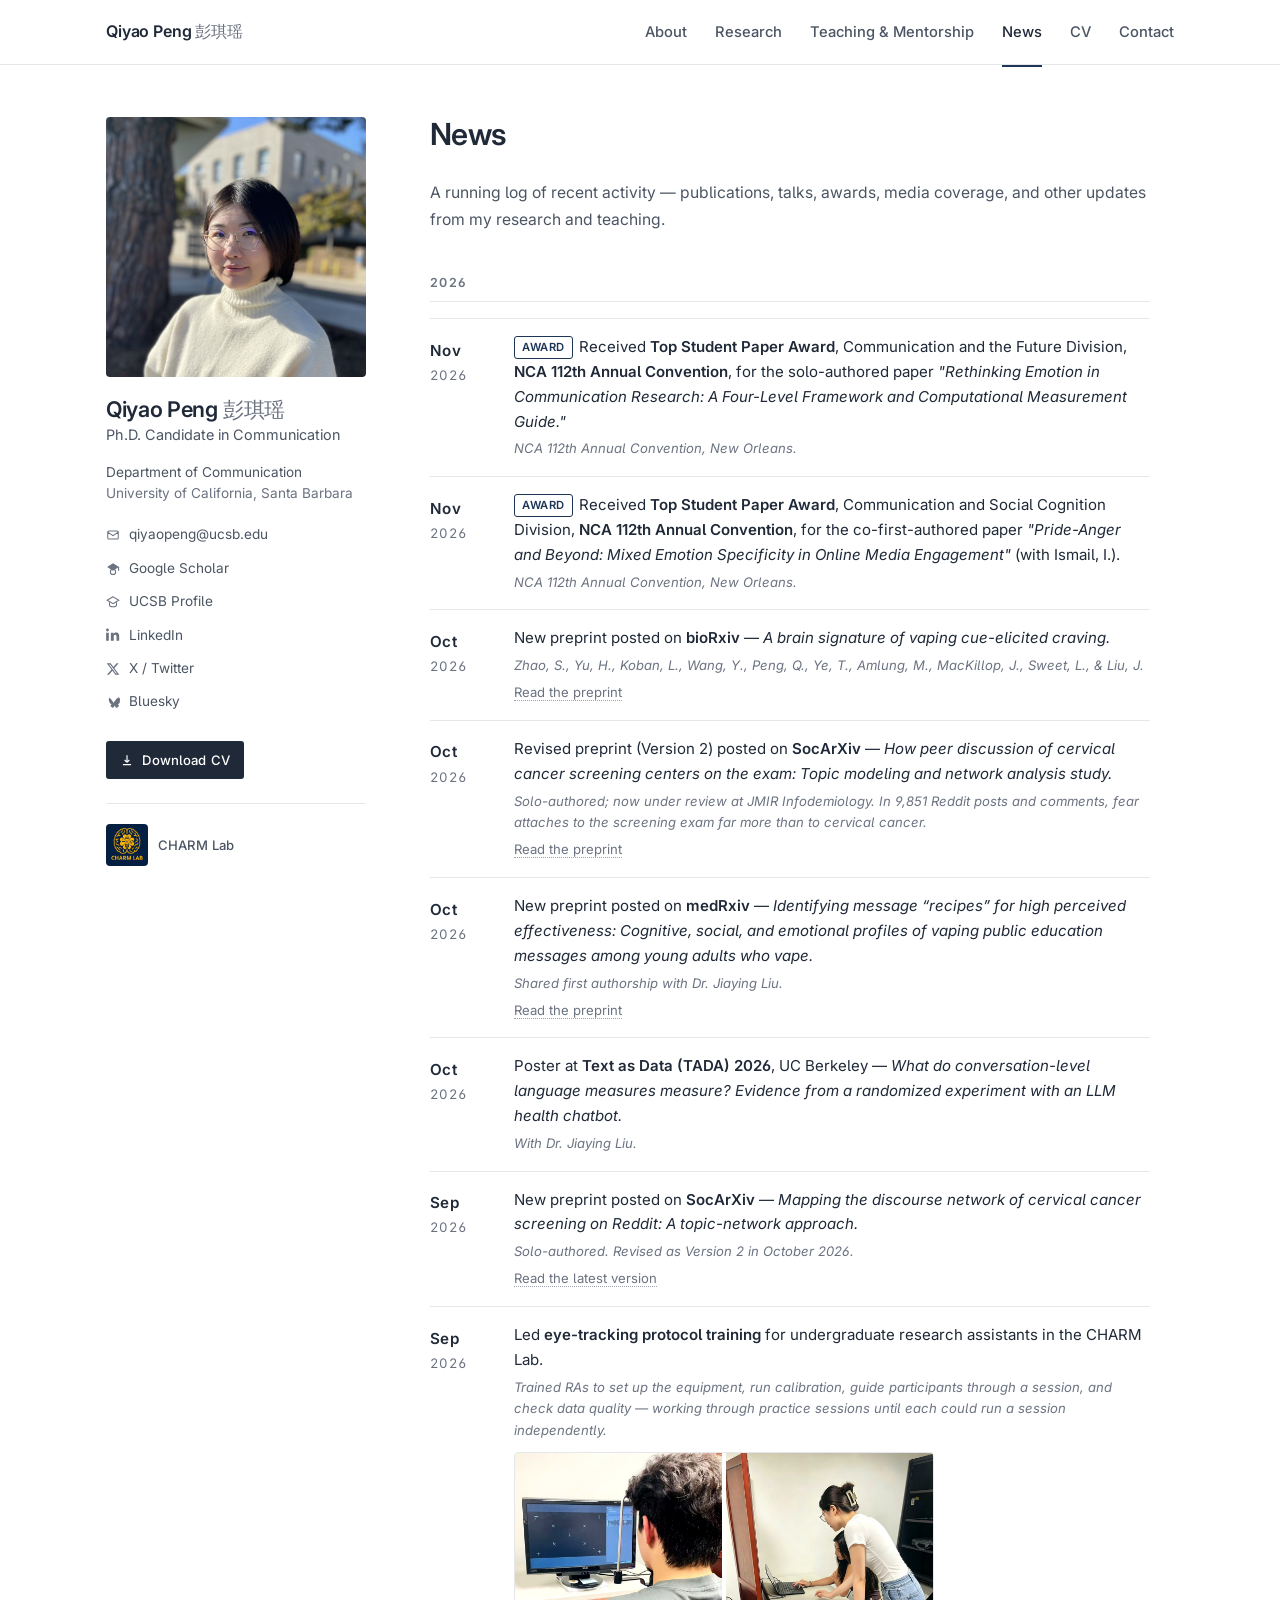
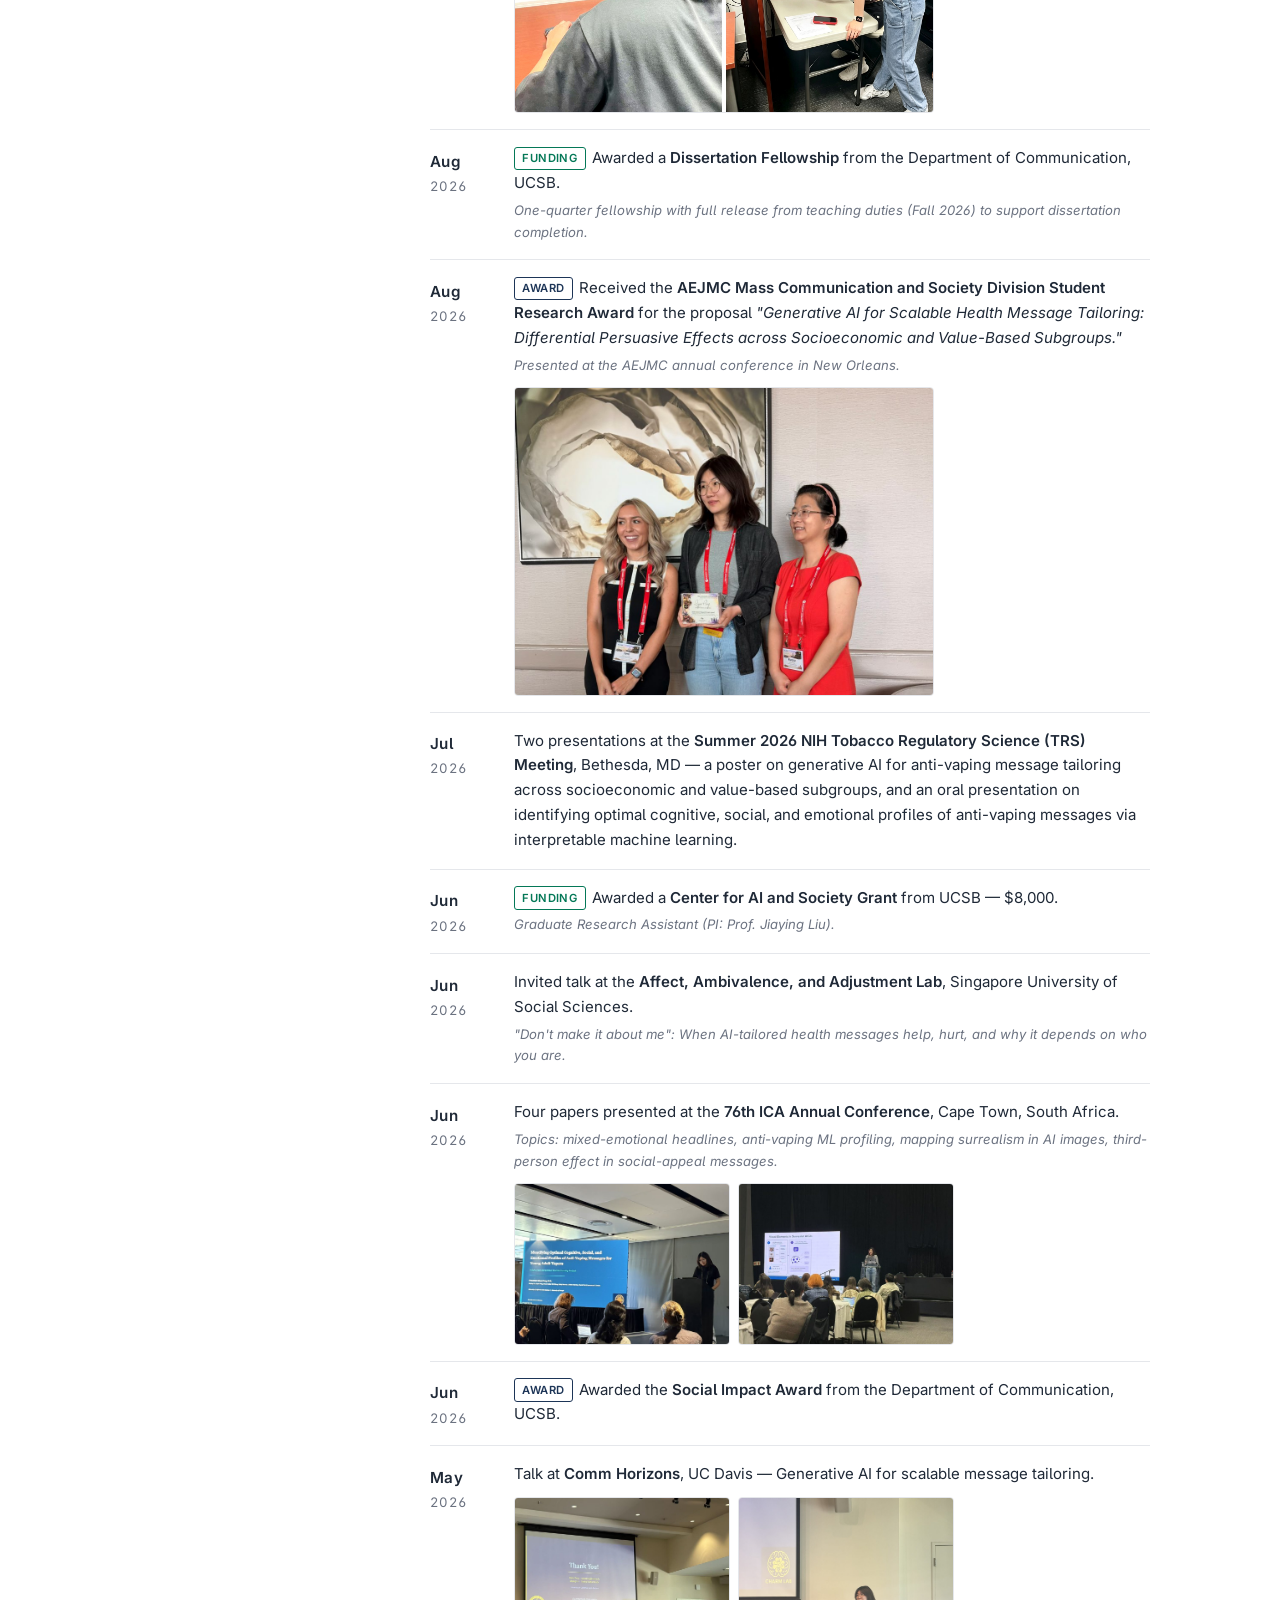
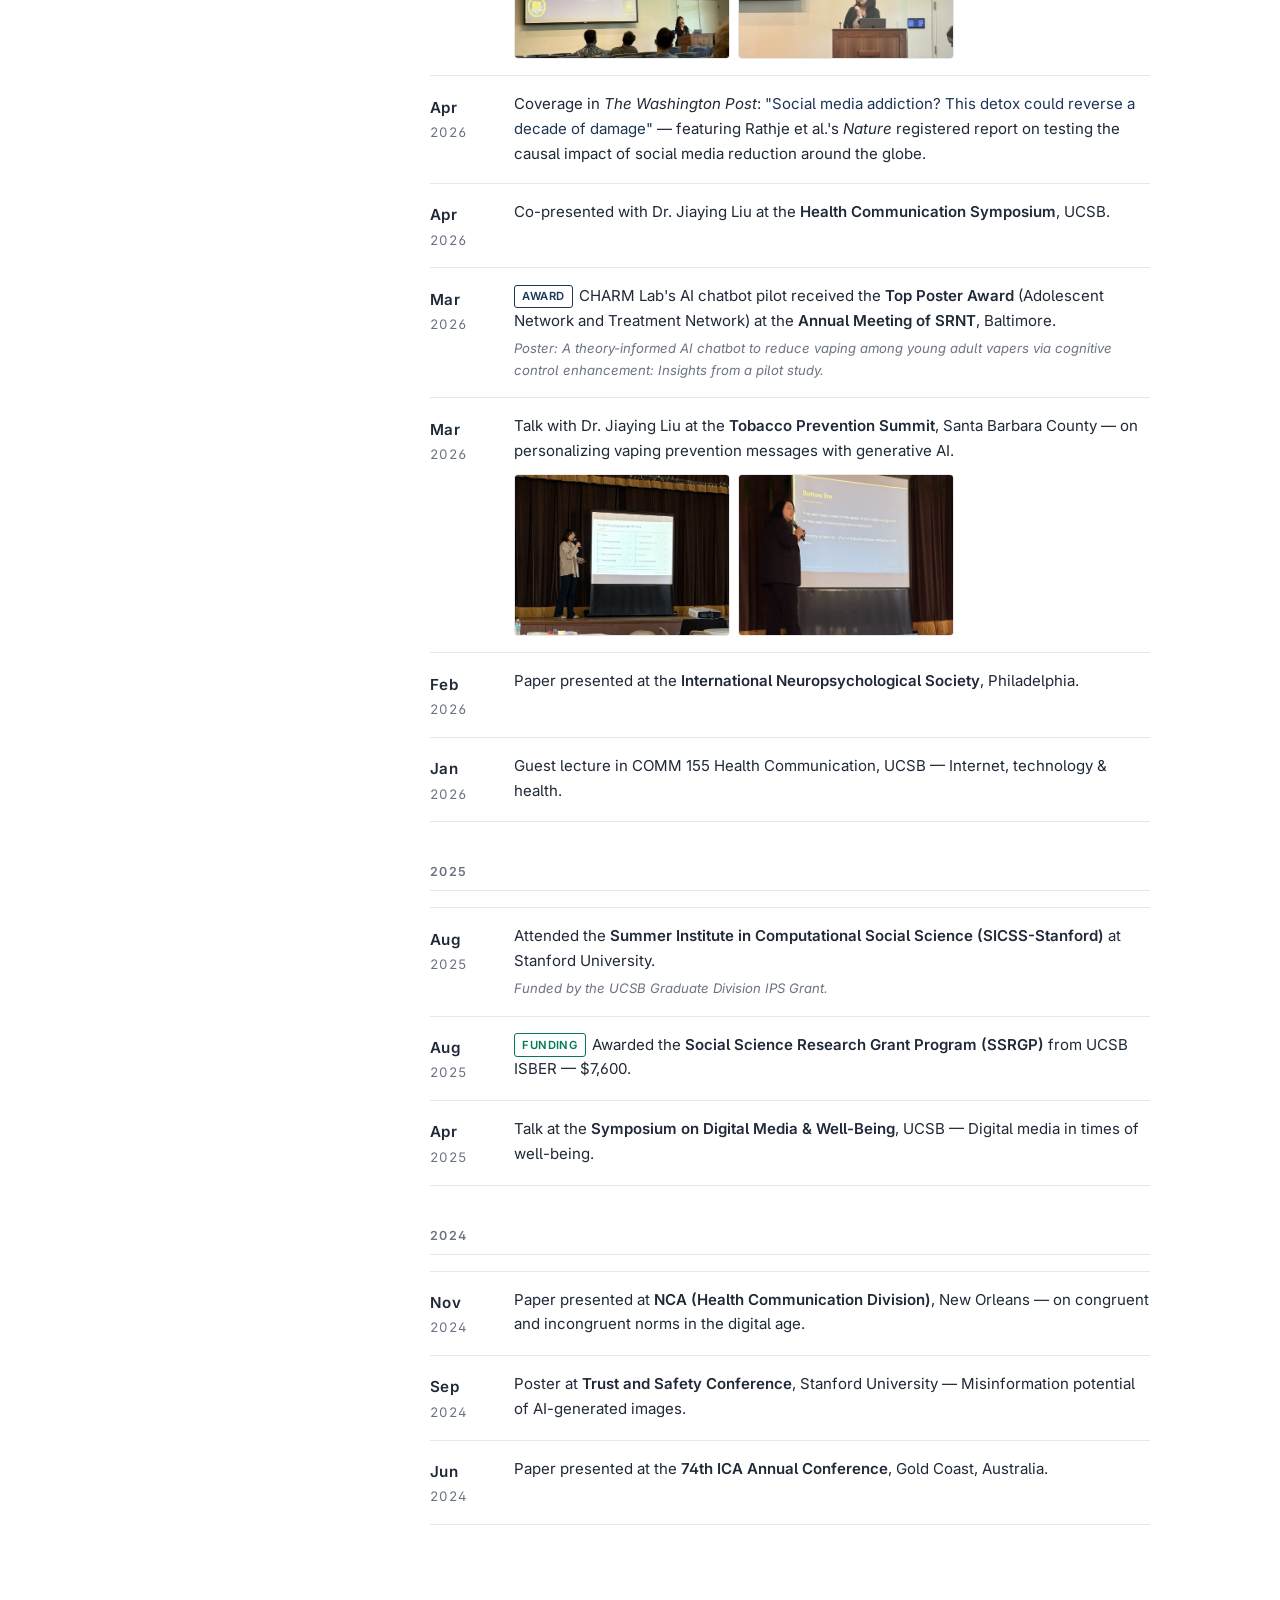
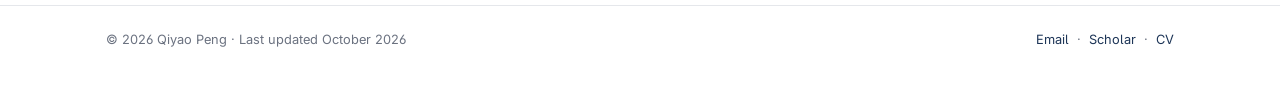
<file: news.html>
<!DOCTYPE html>
<html lang="en">
<head>
  <meta charset="UTF-8" />
  <meta name="viewport" content="width=device-width, initial-scale=1.0" />
  <title>News · Qiyao Peng</title>
  <meta name="description" content="News and updates from Qiyao Peng — publications, talks, awards, and media coverage." />
  <link rel="preconnect" href="https://fonts.googleapis.com">
  <link rel="preconnect" href="https://fonts.gstatic.com" crossorigin>
  <link href="https://fonts.googleapis.com/css2?family=Inter:wght@300;400;500;600;700&display=swap" rel="stylesheet">
  <link rel="stylesheet" href="styles.css" />
  <!-- Cloudflare Web Analytics -->
  <script defer src='https://static.cloudflareinsights.com/beacon.min.js' data-cf-beacon='{"token": "e9f2a2973fae4cfd93b945f8d65e329d"}'></script>
  <link rel="canonical" href="https://qiyaopeng.com/news.html" />
  <script type="application/ld+json">
{
  "@context": "https://schema.org",
  "@type": "Person",
  "name": "Qiyao Peng",
  "alternateName": "彭琪瑶",
  "url": "https://qiyaopeng.com/",
  "image": "https://qiyaopeng.com/photo.jpg",
  "jobTitle": "Ph.D. Candidate in Communication",
  "description": "Ph.D. Candidate in Communication at UC Santa Barbara, advised by Dr. Jiaying Liu. Research on persuasion, health communication, and computational social science.",
  "affiliation": {
    "@type": "CollegeOrUniversity",
    "name": "University of California, Santa Barbara",
    "department": "Department of Communication",
    "url": "https://www.comm.ucsb.edu/"
  },
  "alumniOf": [
    {"@type": "CollegeOrUniversity", "name": "University of Southern California"},
    {"@type": "CollegeOrUniversity", "name": "The University of Nottingham Ningbo China"}
  ],
  "email": "mailto:qiyaopeng@ucsb.edu",
  "sameAs": [
    "https://scholar.google.com/citations?user=vk-2gXcAAAAJ&hl=en",
    "https://www.comm.ucsb.edu/people/qiyao-peng",
    "https://www.linkedin.com/in/qiyao-peng-64777a13b/",
    "https://x.com/kiyaoqp",
    "https://bsky.app/profile/qiyaopeng.bsky.social"
  ],
  "knowsAbout": ["Health Communication", "Persuasion", "Computational Social Science", "Message Design", "Multimodal Communication", "AI-Generated Content", "fMRI", "Eye-tracking", "Natural Language Processing"]
}
</script>
</head>
<body>

<header class="site">
  <div class="wrap">
    <a href="index.html" class="brand">Qiyao Peng<span class="ch">彭琪瑶</span></a>
    <nav class="primary">
      <ul>
        <li><a href="index.html">About</a></li>
        <li><a href="research.html">Research</a></li>
        <li><a href="teaching.html">Teaching &amp; Mentorship</a></li>
        <li><a href="news.html" class="active">News</a></li>
        <li><a href="cv.html">CV</a></li>
        <li><a href="contact.html">Contact</a></li>
      </ul>
    </nav>
  </div>
</header>

<div class="wrap">
  <div class="layout">

    <aside class="sidebar">
      <img src="photo.jpg" alt="Qiyao Peng" class="photo" onerror="this.style.display='none'; document.getElementById('photo-fallback').style.display='grid';" />
      <div id="photo-fallback" class="photo placeholder" style="display:none;">Photo</div>
      <div class="bio-name">Qiyao Peng<span class="cn">彭琪瑶</span></div>
      <div class="bio-role">Ph.D. Candidate in Communication</div>
      <div class="bio-affil">
        <span class="org">Department of Communication</span><br />
        University of California, Santa Barbara
      </div>
      <ul class="contact-list">
        <li><a href="mailto:qiyaopeng@ucsb.edu"><svg viewBox="0 0 24 24" fill="none" stroke="currentColor" stroke-width="1.8"><path d="M3 7l9 6 9-6M5 19h14a2 2 0 002-2V7a2 2 0 00-2-2H5a2 2 0 00-2 2v10a2 2 0 002 2z"/></svg>qiyaopeng@ucsb.edu</a></li>
        <li><a href="https://scholar.google.com/citations?user=vk-2gXcAAAAJ&amp;hl=en" target="_blank" rel="noopener"><svg viewBox="0 0 24 24" fill="currentColor"><path d="M12 2L2 8.5 12 15l8.5-5.52V15h2V8.5L12 2z"/><circle cx="12" cy="17" r="4.5" fill="none" stroke="currentColor" stroke-width="1.8"/></svg>Google Scholar</a></li>
        <li><a href="https://www.comm.ucsb.edu/people/qiyao-peng" target="_blank" rel="noopener"><svg viewBox="0 0 24 24" fill="none" stroke="currentColor" stroke-width="1.8"><path d="M12 3L2 9l10 6 10-6-10-6z"/><path d="M6 12.5V17c0 1.5 2.7 3 6 3s6-1.5 6-3v-4.5"/></svg>UCSB Profile</a></li>
        <li><a href="https://www.linkedin.com/in/qiyao-peng-64777a13b/" target="_blank" rel="noopener"><svg viewBox="0 0 24 24" fill="currentColor"><path d="M4.98 3.5C4.98 4.88 3.86 6 2.5 6S0 4.88 0 3.5 1.12 1 2.5 1 4.98 2.12 4.98 3.5zM.22 8h4.56v14H.22V8zM8.34 8h4.37v1.91h.06c.61-1.16 2.1-2.39 4.33-2.39 4.63 0 5.48 3.05 5.48 7.01V22h-4.56v-6.62c0-1.58-.03-3.62-2.2-3.62-2.2 0-2.54 1.72-2.54 3.5V22H8.34V8z"/></svg>LinkedIn</a></li>
        <li><a href="https://x.com/kiyaoqp" target="_blank" rel="noopener"><svg viewBox="0 0 24 24" fill="currentColor"><path d="M18.244 2.25h3.308l-7.227 8.26 8.502 11.24H16.17l-5.214-6.817L4.99 21.75H1.68l7.73-8.835L1.254 2.25H8.08l4.713 6.231zm-1.161 17.52h1.833L7.084 4.126H5.117z"/></svg>X / Twitter</a></li>
        <li><a href="https://bsky.app/profile/qiyaopeng.bsky.social" target="_blank" rel="noopener"><svg viewBox="0 0 24 24" fill="currentColor"><path d="M6.335 5.144c2.726 2.046 5.658 6.194 6.73 8.42 1.072-2.226 4.004-6.374 6.73-8.42C21.762 3.6 24 4.918 24 7.694c0 .555-.317 4.652-.503 5.317-.647 2.314-3.007 2.903-5.107 2.546 3.671.625 4.605 2.696 2.589 4.767-3.83 3.934-5.503-.987-5.932-2.249-.079-.232-.115-.34-.115-.249 0-.092-.037.017-.115.249-.43 1.262-2.102 6.183-5.933 2.249-2.015-2.071-1.082-4.142 2.59-4.767-2.1.357-4.46-.232-5.108-2.546C5.183 12.346 4.866 8.249 4.866 7.694c0-2.776 2.238-4.094 1.469-2.55z"/></svg>Bluesky</a></li>
      </ul>
      <a href="cv-download.html" target="_blank" rel="noopener" class="cv-link">
        <svg viewBox="0 0 24 24" fill="none" stroke="currentColor" stroke-width="2" width="14" height="14"><path d="M12 4v12m0 0l-4-4m4 4l4-4M5 20h14"/></svg>
        Download CV
      </a>

      <a href="https://charmlab.comm.ucsb.edu/" target="_blank" rel="noopener" class="lab-badge">
        <img src="charm-lab-logo.png" alt="CHARM Lab" onerror="this.style.display='none'" />
        <span>CHARM Lab</span>
      </a>
    </aside>

    <main class="content">
      <h1 class="page-title">News</h1>

      <p>
        A running log of recent activity — publications, talks, awards, media coverage,
        and other updates from my research and teaching.
      </p>

      <h2 class="section-title">2026</h2>
      <ul class="list">
        <li>
          <div class="when"><span class="yr">Nov</span>2026</div>
          <div class="what">
            <span class="award">Award</span><span class="title">Received <strong>Top Student Paper Award</strong>, Communication and the Future Division, <strong>NCA 112th Annual Convention</strong>, for the solo-authored paper <em>"Rethinking Emotion in Communication Research: A Four-Level Framework and Computational Measurement Guide."</em></span>
            <span class="meta">NCA 112th Annual Convention, New Orleans.</span>
          </div>
        </li>
        <li>
          <div class="when"><span class="yr">Nov</span>2026</div>
          <div class="what">
            <span class="award">Award</span><span class="title">Received <strong>Top Student Paper Award</strong>, Communication and Social Cognition Division, <strong>NCA 112th Annual Convention</strong>, for the co-first-authored paper <em>"Pride-Anger and Beyond: Mixed Emotion Specificity in Online Media Engagement"</em> (with Ismail, I.).</span>
            <span class="meta">NCA 112th Annual Convention, New Orleans.</span>
          </div>
        </li>
        <li>
          <div class="when"><span class="yr">Oct</span>2026</div>
          <div class="what">
            <span class="title">New preprint posted on <strong>bioRxiv</strong> &mdash; <em>A brain signature of vaping cue-elicited craving.</em></span>
            <span class="meta">Zhao, S., Yu, H., Koban, L., Wang, Y., Peng, Q., Ye, T., Amlung, M., MacKillop, J., Sweet, L., &amp; Liu, J.</span>
            <div class="links">
              <a href="https://doi.org/10.64898/2026.10.15.759290" target="_blank" rel="noopener">Read the preprint</a>
            </div>
          </div>
        </li>
        <li>
          <div class="when"><span class="yr">Oct</span>2026</div>
          <div class="what">
            <span class="title">Revised preprint (Version 2) posted on <strong>SocArXiv</strong> &mdash; <em>How peer discussion of cervical cancer screening centers on the exam: Topic modeling and network analysis study.</em></span>
            <span class="meta">Solo-authored; now under review at <em>JMIR Infodemiology</em>. In 9,851 Reddit posts and comments, fear attaches to the screening exam far more than to cervical cancer.</span>
            <div class="links">
              <a href="papers/cervical-cancer-screening-reddit.html">Read the preprint</a>
            </div>
          </div>
        </li>
        <li>
          <div class="when"><span class="yr">Oct</span>2026</div>
          <div class="what">
            <span class="title">New preprint posted on <strong>medRxiv</strong> &mdash; <em>Identifying message &ldquo;recipes&rdquo; for high perceived effectiveness: Cognitive, social, and emotional profiles of vaping public education messages among young adults who vape.</em></span>
            <span class="meta">Shared first authorship with Dr. Jiaying Liu.</span>
            <div class="links">
              <a href="https://doi.org/10.64898/2026.10.04.26364669" target="_blank" rel="noopener">Read the preprint</a>
            </div>
          </div>
        </li>
        <li>
          <div class="when"><span class="yr">Oct</span>2026</div>
          <div class="what">
            <span class="title">Poster at <strong>Text as Data (TADA) 2026</strong>, UC Berkeley &mdash; <em>What do conversation-level language measures measure? Evidence from a randomized experiment with an LLM health chatbot.</em></span>
            <span class="meta">With Dr. Jiaying Liu.</span>
          </div>
        </li>
        <li>
          <div class="when"><span class="yr">Sep</span>2026</div>
          <div class="what">
            <span class="title">New preprint posted on <strong>SocArXiv</strong> &mdash; <em>Mapping the discourse network of cervical cancer screening on Reddit: A topic-network approach.</em></span>
            <span class="meta">Solo-authored. Revised as Version 2 in October 2026.</span>
            <div class="links">
              <a href="papers/cervical-cancer-screening-reddit.html">Read the latest version</a>
            </div>
          </div>
        </li>
        <li>
          <div class="when"><span class="yr">Sep</span>2026</div>
          <div class="what">
            <span class="title">Led <strong>eye-tracking protocol training</strong> for undergraduate research assistants in the CHARM Lab.</span>
            <span class="meta">Trained RAs to set up the equipment, run calibration, guide participants through a session, and check data quality &mdash; working through practice sessions until each could run a session independently.</span>
            <img src="news-ra-training.jpg" alt="Eye-tracking training in the CHARM Lab: a calibration screen during a practice session, and Qiyao Peng working through the protocol with a research assistant" class="news-photo" loading="lazy" />
          </div>
        </li>
        <li>
          <div class="when"><span class="yr">Aug</span>2026</div>
          <div class="what">
            <span class="funding">Funding</span><span class="title">Awarded a <strong>Dissertation Fellowship</strong> from the Department of Communication, UCSB.</span>
            <span class="meta">One-quarter fellowship with full release from teaching duties (Fall 2026) to support dissertation completion.</span>
          </div>
        </li>
        <li>
          <div class="when"><span class="yr">Aug</span>2026</div>
          <div class="what">
            <span class="award">Award</span><span class="title">Received the <strong>AEJMC Mass Communication and Society Division Student Research Award</strong> for the proposal <em>"Generative AI for Scalable Health Message Tailoring: Differential Persuasive Effects across Socioeconomic and Value-Based Subgroups."</em></span>
            <span class="meta">Presented at the AEJMC annual conference in New Orleans.</span>
            <img src="news-aejmc-award.jpg" alt="Qiyao Peng receiving the AEJMC Mass Communication and Society Division Student Research Award in New Orleans" class="news-photo" loading="lazy" />
          </div>
        </li>
        <li>
          <div class="when"><span class="yr">Jul</span>2026</div>
          <div class="what">
            <span class="title">Two presentations at the <strong>Summer 2026 NIH Tobacco Regulatory Science (TRS) Meeting</strong>, Bethesda, MD — a poster on generative AI for anti-vaping message tailoring across socioeconomic and value-based subgroups, and an oral presentation on identifying optimal cognitive, social, and emotional profiles of anti-vaping messages via interpretable machine learning.</span>
          </div>
        </li>
        <li>
          <div class="when"><span class="yr">Jun</span>2026</div>
          <div class="what">
            <span class="funding">Funding</span><span class="title">Awarded a <strong>Center for AI and Society Grant</strong> from UCSB — $8,000.</span>
            <span class="meta">Graduate Research Assistant (PI: Prof. Jiaying Liu).</span>
          </div>
        </li>
        <li>
          <div class="when"><span class="yr">Jun</span>2026</div>
          <div class="what">
            <span class="title">Invited talk at the <a href="https://vincentohys.com/people/" target="_blank" rel="noopener"><strong>Affect, Ambivalence, and Adjustment Lab</strong></a>, Singapore University of Social Sciences.</span>
            <span class="meta">"Don't make it about me": When AI-tailored health messages help, hurt, and why it depends on who you are.</span>
          </div>
        </li>
        <li>
          <div class="when"><span class="yr">Jun</span>2026</div>
          <div class="what">
            <span class="title">Four papers presented at the <strong>76th ICA Annual Conference</strong>, Cape Town, South Africa.</span>
            <span class="meta">Topics: mixed-emotional headlines, anti-vaping ML profiling, mapping surrealism in AI images, third-person effect in social-appeal messages.</span>
            <div class="news-photos">
              <img src="news-ica-cape-town-1.jpg" alt="Qiyao Peng presenting Identifying Optimal Cognitive, Social, and Emotional Profiles of Anti-Vaping Messages at ICA 2026, Cape Town" loading="lazy" />
              <img src="news-ica-cape-town-2.jpg" alt="Qiyao Peng presenting Visual Elements in Surrealist AI-Generated Images at ICA 2026, Cape Town" loading="lazy" />
            </div>
          </div>
        </li>
        <li>
          <div class="when"><span class="yr">Jun</span>2026</div>
          <div class="what">
            <span class="award">Award</span><span class="title">Awarded the <strong>Social Impact Award</strong> from the Department of Communication, UCSB.</span>
          </div>
        </li>
        <li>
          <div class="when"><span class="yr">May</span>2026</div>
          <div class="what">
            <span class="title">Talk at <strong>Comm Horizons</strong>, UC Davis — Generative AI for scalable message tailoring.</span>
            <div class="news-photos">
              <img src="news-comm-horizons.jpg" alt="Qiyao Peng presenting at Comm Horizons, UC Davis" loading="lazy" />
              <img src="news-comm-horizons-2.jpg" alt="Qiyao Peng at the podium with CHARM Lab logo, Comm Horizons UC Davis" loading="lazy" />
            </div>
          </div>
        </li>
        <li>
          <div class="when"><span class="yr">Apr</span>2026</div>
          <div class="what">
            <span class="title">Coverage in <em>The Washington Post</em>: <a href="https://www.washingtonpost.com/health/2026/04/09/social-media-detox/" target="_blank" rel="noopener">"Social media addiction? This detox could reverse a decade of damage"</a> — featuring Rathje et al.'s <em>Nature</em> registered report on testing the causal impact of social media reduction around the globe.</span>
          </div>
        </li>
        <li>
          <div class="when"><span class="yr">Apr</span>2026</div>
          <div class="what">
            <span class="title">Co-presented with Dr. Jiaying Liu at the <strong>Health Communication Symposium</strong>, UCSB.</span>
          </div>
        </li>
        <li>
          <div class="when"><span class="yr">Mar</span>2026</div>
          <div class="what">
            <span class="award">Award</span><span class="title">CHARM Lab's AI chatbot pilot received the <strong>Top Poster Award</strong> (Adolescent Network and Treatment Network) at the <strong>Annual Meeting of SRNT</strong>, Baltimore.</span>
            <span class="meta">Poster: <em>A theory-informed AI chatbot to reduce vaping among young adult vapers via cognitive control enhancement: Insights from a pilot study.</em></span>
          </div>
        </li>
        <li>
          <div class="when"><span class="yr">Mar</span>2026</div>
          <div class="what">
            <span class="title">Talk with Dr. Jiaying Liu at the <strong>Tobacco Prevention Summit</strong>, Santa Barbara County — on personalizing vaping prevention messages with generative AI.</span>
            <div class="news-photos">
              <img src="news-tobacco-summit.jpg" alt="Qiyao Peng presenting anti-vaping message themes at the Tobacco Prevention Summit, Santa Barbara County" loading="lazy" />
              <img src="news-tobacco-summit-2.jpg" alt="Qiyao Peng presenting closing slide at the Tobacco Prevention Summit, Santa Barbara County" loading="lazy" />
            </div>
          </div>
        </li>
        <li>
          <div class="when"><span class="yr">Feb</span>2026</div>
          <div class="what">
            <span class="title">Paper presented at the <strong>International Neuropsychological Society</strong>, Philadelphia.</span>
          </div>
        </li>
        <li>
          <div class="when"><span class="yr">Jan</span>2026</div>
          <div class="what">
            <span class="title">Guest lecture in COMM 155 Health Communication, UCSB — Internet, technology &amp; health.</span>
          </div>
        </li>
      </ul>

      <h2 class="section-title">2025</h2>
      <ul class="list">
        <li>
          <div class="when"><span class="yr">Aug</span>2025</div>
          <div class="what">
            <span class="title">Attended the <a href="https://sicss.io/2025/stanford/" target="_blank" rel="noopener"><strong>Summer Institute in Computational Social Science (SICSS-Stanford)</strong></a> at Stanford University.</span>
            <span class="meta">Funded by the UCSB Graduate Division IPS Grant.</span>
          </div>
        </li>
        <li>
          <div class="when"><span class="yr">Aug</span>2025</div>
          <div class="what">
            <span class="funding">Funding</span><span class="title">Awarded the <strong>Social Science Research Grant Program (SSRGP)</strong> from UCSB ISBER — $7,600.</span>
          </div>
        </li>
        <li>
          <div class="when"><span class="yr">Apr</span>2025</div>
          <div class="what">
            <span class="title">Talk at the <strong>Symposium on Digital Media &amp; Well-Being</strong>, UCSB — Digital media in times of well-being.</span>
          </div>
        </li>
      </ul>

      <h2 class="section-title">2024</h2>
      <ul class="list">
        <li>
          <div class="when"><span class="yr">Nov</span>2024</div>
          <div class="what">
            <span class="title">Paper presented at <strong>NCA (Health Communication Division)</strong>, New Orleans — on congruent and incongruent norms in the digital age.</span>
          </div>
        </li>
        <li>
          <div class="when"><span class="yr">Sep</span>2024</div>
          <div class="what">
            <span class="title">Poster at <strong>Trust and Safety Conference</strong>, Stanford University — Misinformation potential of AI-generated images.</span>
          </div>
        </li>
        <li>
          <div class="when"><span class="yr">Jun</span>2024</div>
          <div class="what">
            <span class="title">Paper presented at the <strong>74th ICA Annual Conference</strong>, Gold Coast, Australia.</span>
          </div>
        </li>
      </ul>
    </main>
  </div>
</div>

<footer class="site">
  <div class="wrap">
    <div>© 2026 Qiyao Peng &middot; Last updated October 2026</div>
    <div>
      <a href="mailto:qiyaopeng@ucsb.edu">Email</a> &nbsp;·&nbsp;
      <a href="https://scholar.google.com/citations?user=vk-2gXcAAAAJ&amp;hl=en" target="_blank" rel="noopener">Scholar</a> &nbsp;·&nbsp;
      <a href="cv-download.html" target="_blank" rel="noopener">CV</a>
    </div>
  </div>
</footer>

</body>
</html>
</file>
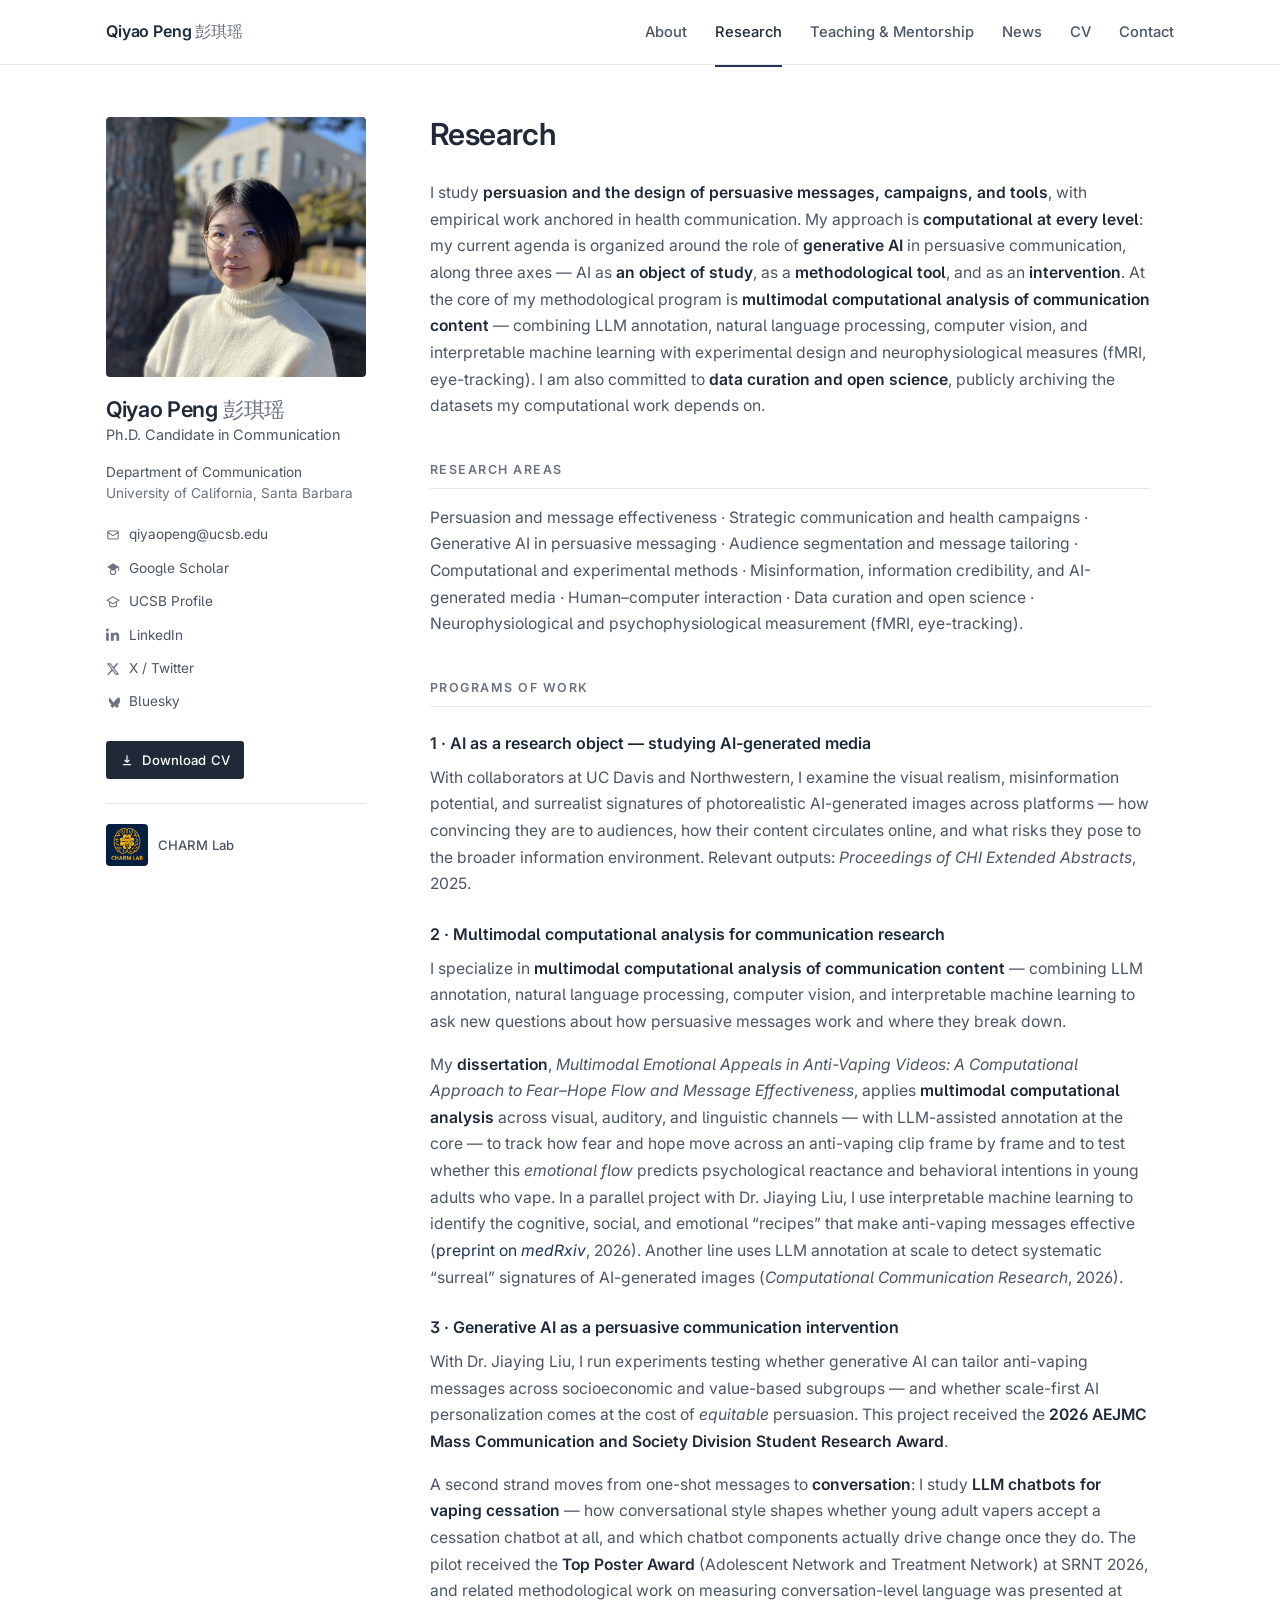
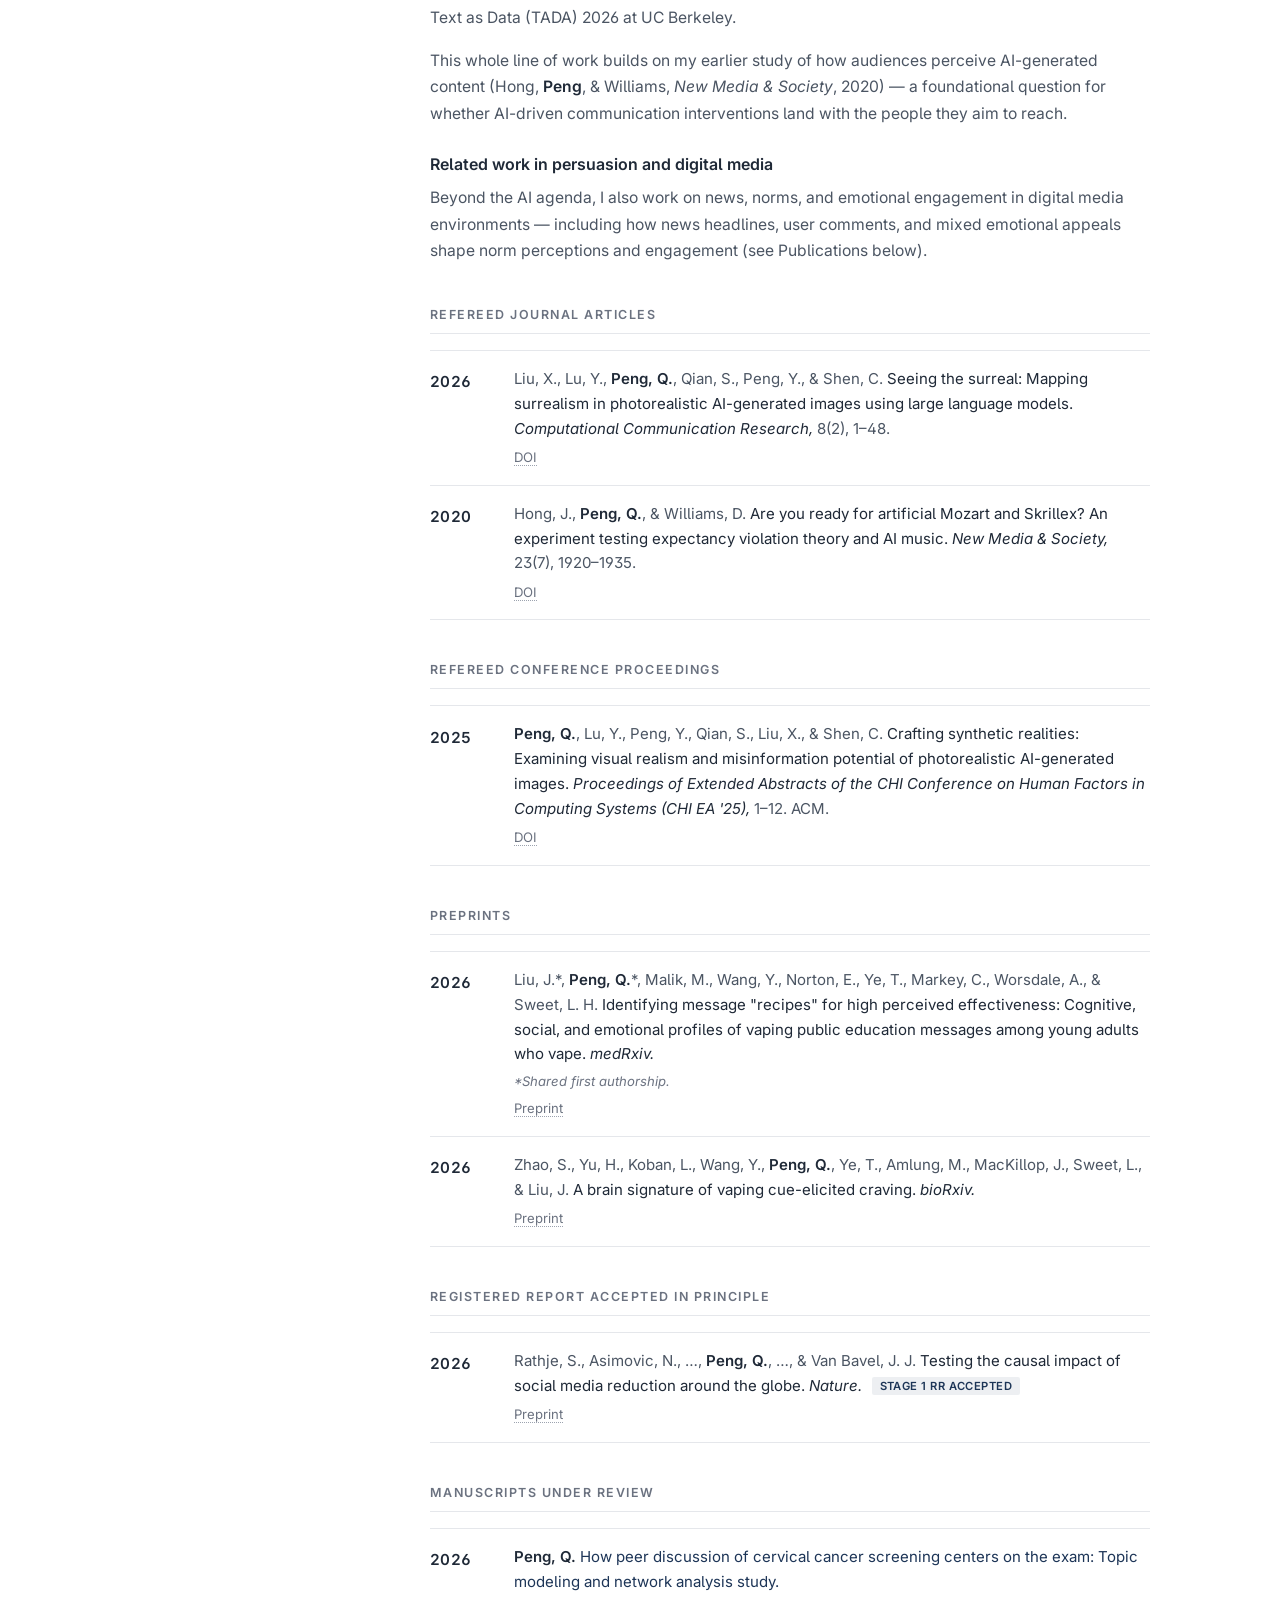
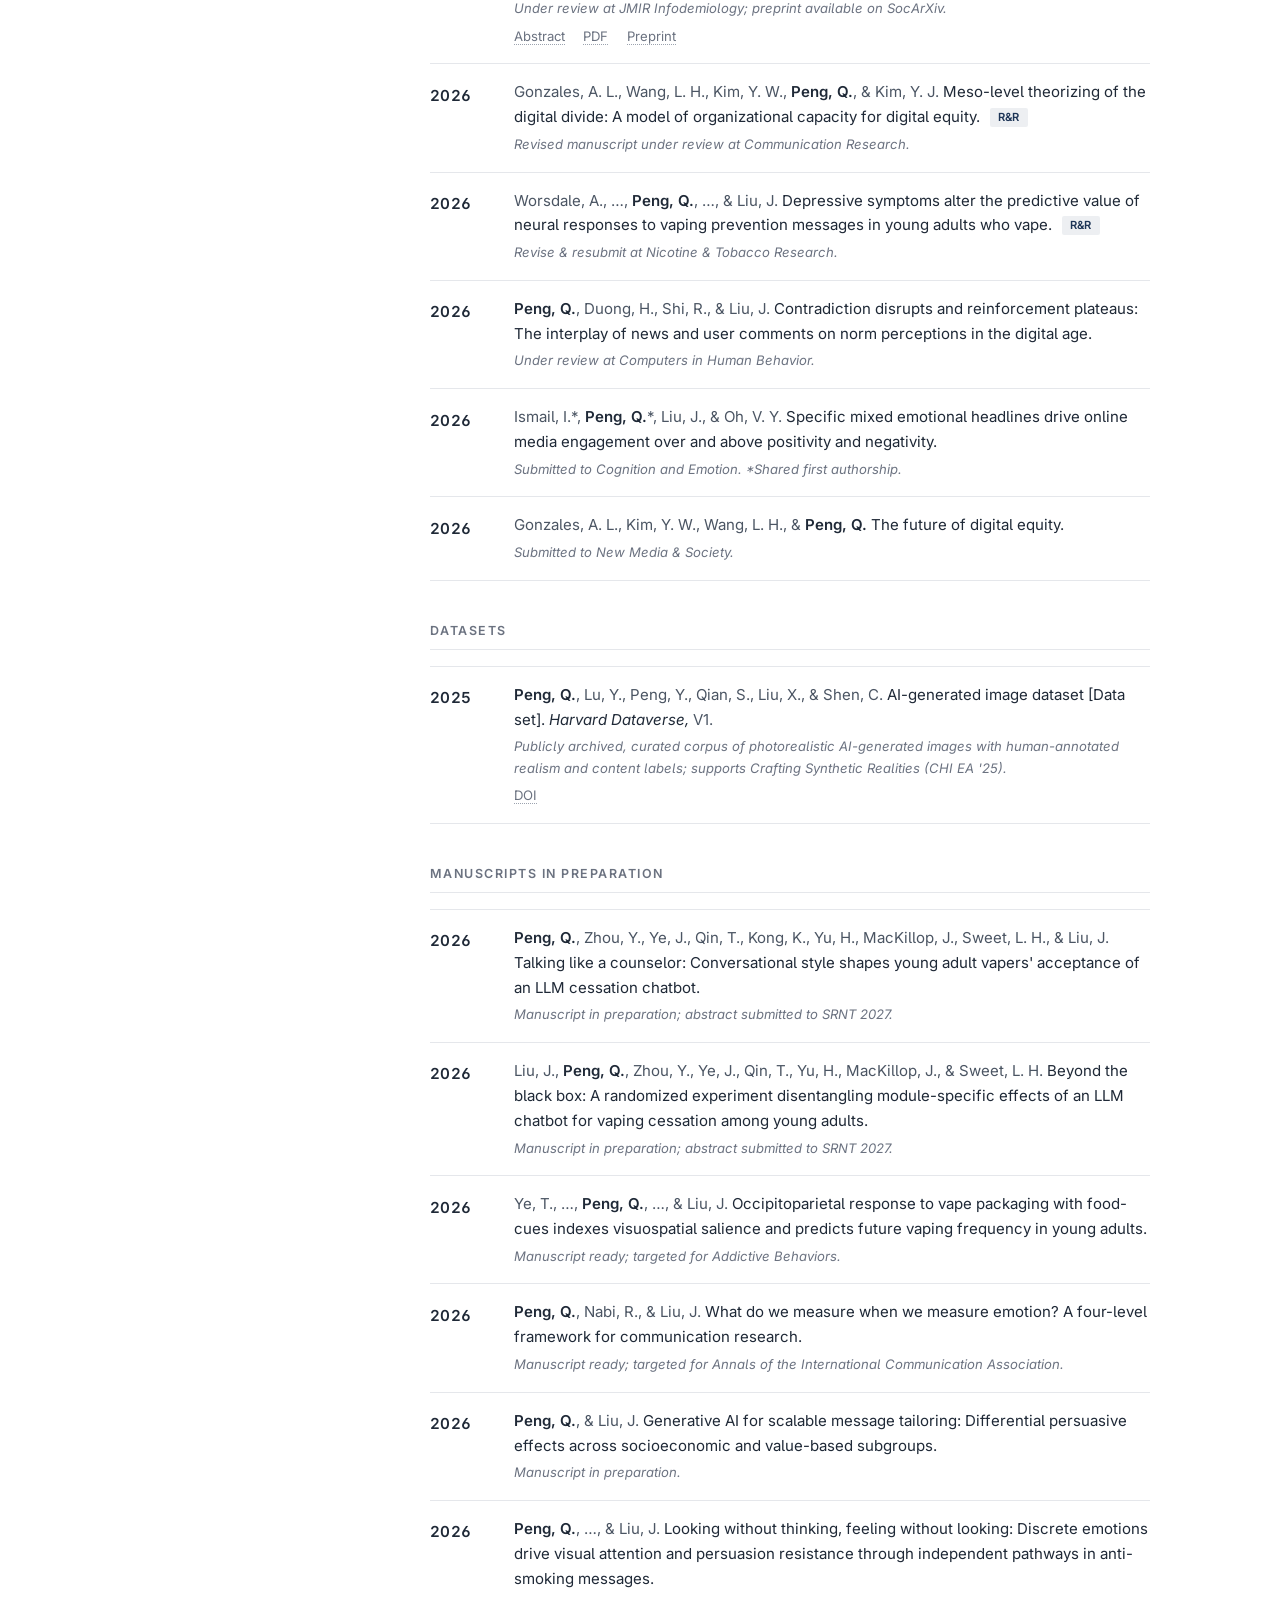
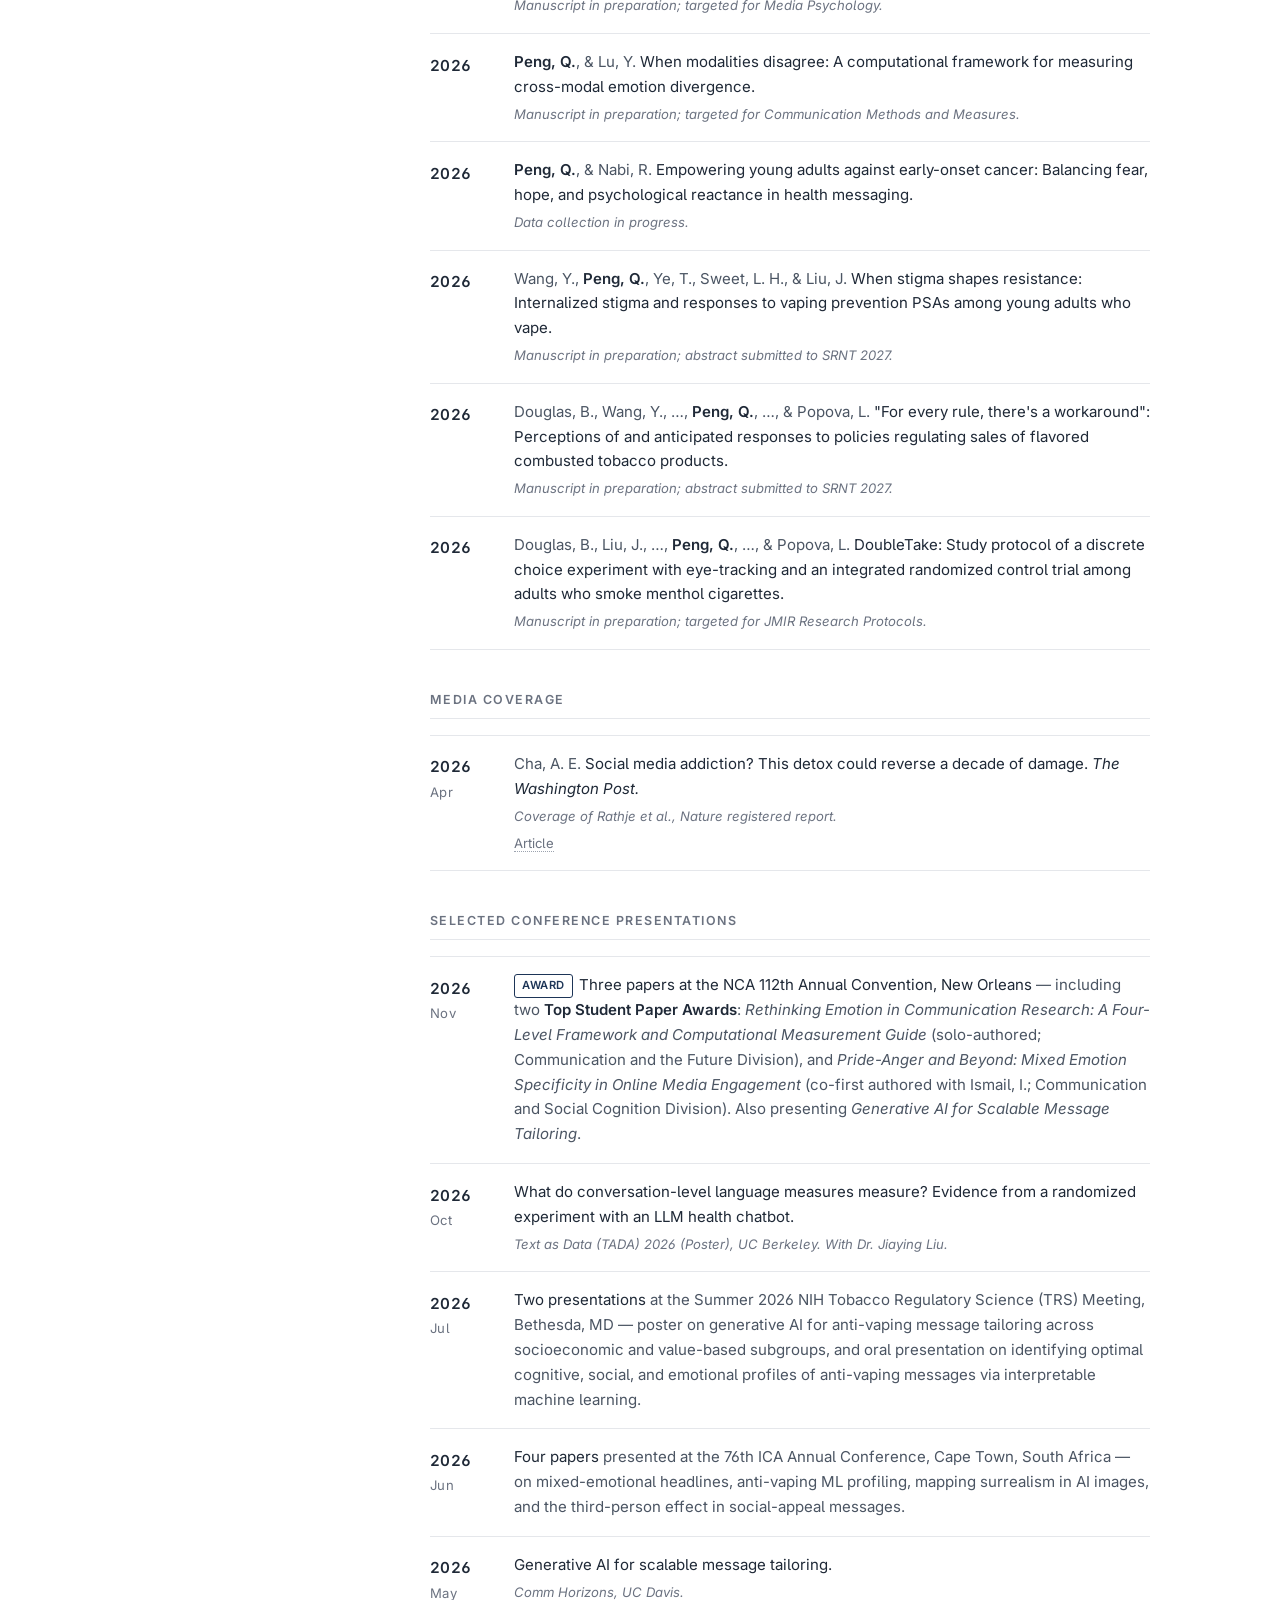
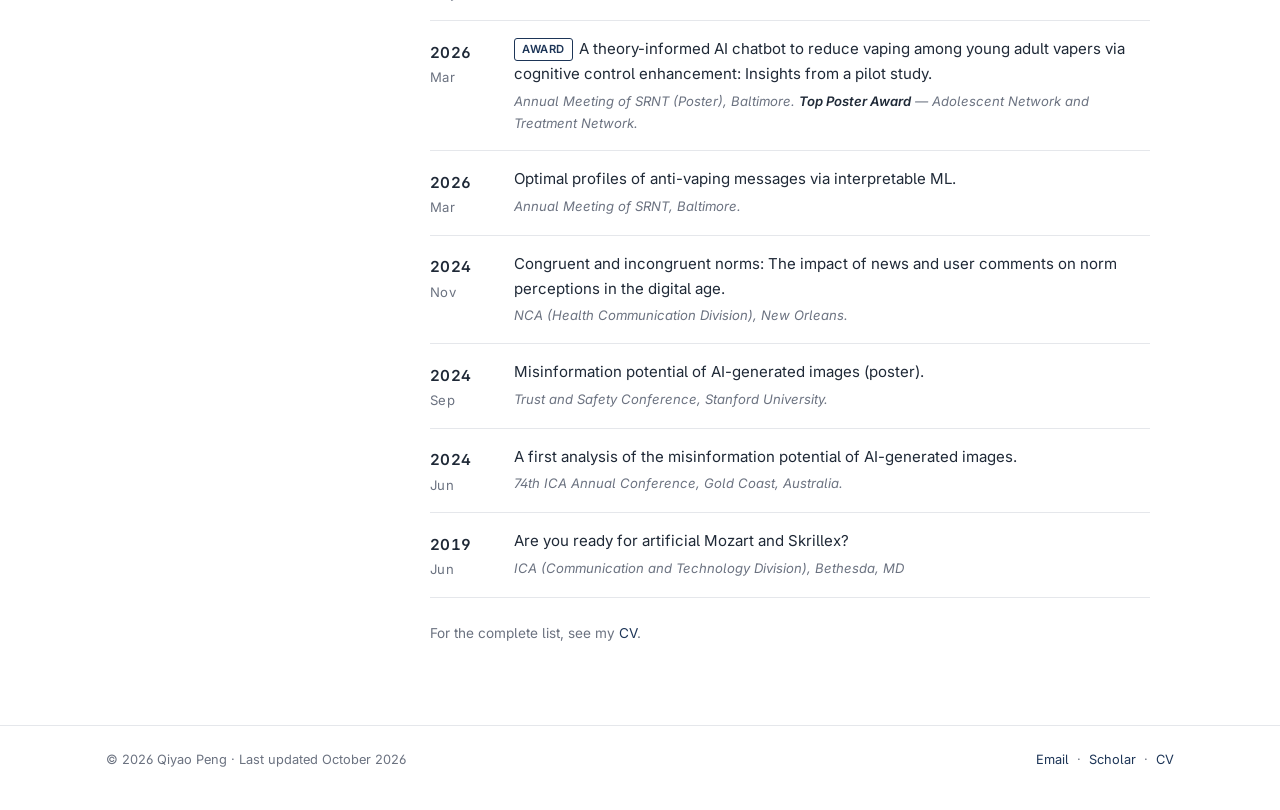
<file: research.html>
<!DOCTYPE html>
<html lang="en">
<head>
  <meta charset="UTF-8" />
  <meta name="viewport" content="width=device-width, initial-scale=1.0" />
  <title>Research · Qiyao Peng</title>
  <meta name="description" content="Research and publications of Qiyao Peng — health communication, persuasion, AI-generated images, and computational methods." />
  <link rel="preconnect" href="https://fonts.googleapis.com">
  <link rel="preconnect" href="https://fonts.gstatic.com" crossorigin>
  <link href="https://fonts.googleapis.com/css2?family=Inter:wght@300;400;500;600;700&display=swap" rel="stylesheet">
  <link rel="stylesheet" href="styles.css" />
  <!-- Cloudflare Web Analytics -->
  <script defer src='https://static.cloudflareinsights.com/beacon.min.js' data-cf-beacon='{"token": "e9f2a2973fae4cfd93b945f8d65e329d"}'></script>
  <link rel="canonical" href="https://qiyaopeng.com/research.html" />
  <script type="application/ld+json">
{
  "@context": "https://schema.org",
  "@type": "Person",
  "name": "Qiyao Peng",
  "alternateName": "彭琪瑶",
  "url": "https://qiyaopeng.com/",
  "image": "https://qiyaopeng.com/photo.jpg",
  "jobTitle": "Ph.D. Candidate in Communication",
  "description": "Ph.D. Candidate in Communication at UC Santa Barbara, advised by Dr. Jiaying Liu. Research on persuasion, health communication, and computational social science.",
  "affiliation": {
    "@type": "CollegeOrUniversity",
    "name": "University of California, Santa Barbara",
    "department": "Department of Communication",
    "url": "https://www.comm.ucsb.edu/"
  },
  "alumniOf": [
    {"@type": "CollegeOrUniversity", "name": "University of Southern California"},
    {"@type": "CollegeOrUniversity", "name": "The University of Nottingham Ningbo China"}
  ],
  "email": "mailto:qiyaopeng@ucsb.edu",
  "sameAs": [
    "https://scholar.google.com/citations?user=vk-2gXcAAAAJ&hl=en",
    "https://www.comm.ucsb.edu/people/qiyao-peng",
    "https://www.linkedin.com/in/qiyao-peng-64777a13b/",
    "https://x.com/kiyaoqp",
    "https://bsky.app/profile/qiyaopeng.bsky.social"
  ],
  "knowsAbout": ["Health Communication", "Persuasion", "Computational Social Science", "Message Design", "Multimodal Communication", "AI-Generated Content", "fMRI", "Eye-tracking", "Natural Language Processing"]
}
</script>
</head>
<body>

<header class="site">
  <div class="wrap">
    <a href="index.html" class="brand">Qiyao Peng<span class="ch">彭琪瑶</span></a>
    <nav class="primary">
      <ul>
        <li><a href="index.html">About</a></li>
        <li><a href="research.html" class="active">Research</a></li>
        <li><a href="teaching.html">Teaching &amp; Mentorship</a></li>
        <li><a href="news.html">News</a></li>
        <li><a href="cv.html">CV</a></li>
        <li><a href="contact.html">Contact</a></li>
      </ul>
    </nav>
  </div>
</header>

<div class="wrap">
  <div class="layout">

    <aside class="sidebar">
      <img src="photo.jpg" alt="Qiyao Peng" class="photo" onerror="this.style.display='none'; document.getElementById('photo-fallback').style.display='grid';" />
      <div id="photo-fallback" class="photo placeholder" style="display:none;">Photo</div>
      <div class="bio-name">Qiyao Peng<span class="cn">彭琪瑶</span></div>
      <div class="bio-role">Ph.D. Candidate in Communication</div>
      <div class="bio-affil">
        <span class="org">Department of Communication</span><br />
        University of California, Santa Barbara
      </div>
      <ul class="contact-list">
        <li><a href="mailto:qiyaopeng@ucsb.edu"><svg viewBox="0 0 24 24" fill="none" stroke="currentColor" stroke-width="1.8"><path d="M3 7l9 6 9-6M5 19h14a2 2 0 002-2V7a2 2 0 00-2-2H5a2 2 0 00-2 2v10a2 2 0 002 2z"/></svg>qiyaopeng@ucsb.edu</a></li>
        <li><a href="https://scholar.google.com/citations?user=vk-2gXcAAAAJ&amp;hl=en" target="_blank" rel="noopener"><svg viewBox="0 0 24 24" fill="currentColor"><path d="M12 2L2 8.5 12 15l8.5-5.52V15h2V8.5L12 2z"/><circle cx="12" cy="17" r="4.5" fill="none" stroke="currentColor" stroke-width="1.8"/></svg>Google Scholar</a></li>
        <li><a href="https://www.comm.ucsb.edu/people/qiyao-peng" target="_blank" rel="noopener"><svg viewBox="0 0 24 24" fill="none" stroke="currentColor" stroke-width="1.8"><path d="M12 3L2 9l10 6 10-6-10-6z"/><path d="M6 12.5V17c0 1.5 2.7 3 6 3s6-1.5 6-3v-4.5"/></svg>UCSB Profile</a></li>
        <li><a href="https://www.linkedin.com/in/qiyao-peng-64777a13b/" target="_blank" rel="noopener"><svg viewBox="0 0 24 24" fill="currentColor"><path d="M4.98 3.5C4.98 4.88 3.86 6 2.5 6S0 4.88 0 3.5 1.12 1 2.5 1 4.98 2.12 4.98 3.5zM.22 8h4.56v14H.22V8zM8.34 8h4.37v1.91h.06c.61-1.16 2.1-2.39 4.33-2.39 4.63 0 5.48 3.05 5.48 7.01V22h-4.56v-6.62c0-1.58-.03-3.62-2.2-3.62-2.2 0-2.54 1.72-2.54 3.5V22H8.34V8z"/></svg>LinkedIn</a></li>
        <li><a href="https://x.com/kiyaoqp" target="_blank" rel="noopener"><svg viewBox="0 0 24 24" fill="currentColor"><path d="M18.244 2.25h3.308l-7.227 8.26 8.502 11.24H16.17l-5.214-6.817L4.99 21.75H1.68l7.73-8.835L1.254 2.25H8.08l4.713 6.231zm-1.161 17.52h1.833L7.084 4.126H5.117z"/></svg>X / Twitter</a></li>
        <li><a href="https://bsky.app/profile/qiyaopeng.bsky.social" target="_blank" rel="noopener"><svg viewBox="0 0 24 24" fill="currentColor"><path d="M6.335 5.144c2.726 2.046 5.658 6.194 6.73 8.42 1.072-2.226 4.004-6.374 6.73-8.42C21.762 3.6 24 4.918 24 7.694c0 .555-.317 4.652-.503 5.317-.647 2.314-3.007 2.903-5.107 2.546 3.671.625 4.605 2.696 2.589 4.767-3.83 3.934-5.503-.987-5.932-2.249-.079-.232-.115-.34-.115-.249 0-.092-.037.017-.115.249-.43 1.262-2.102 6.183-5.933 2.249-2.015-2.071-1.082-4.142 2.59-4.767-2.1.357-4.46-.232-5.108-2.546C5.183 12.346 4.866 8.249 4.866 7.694c0-2.776 2.238-4.094 1.469-2.55z"/></svg>Bluesky</a></li>
      </ul>
      <a href="cv-download.html" target="_blank" rel="noopener" class="cv-link">
        <svg viewBox="0 0 24 24" fill="none" stroke="currentColor" stroke-width="2" width="14" height="14"><path d="M12 4v12m0 0l-4-4m4 4l4-4M5 20h14"/></svg>
        Download CV
      </a>

      <a href="https://charmlab.comm.ucsb.edu/" target="_blank" rel="noopener" class="lab-badge">
        <img src="charm-lab-logo.png" alt="CHARM Lab" onerror="this.style.display='none'" />
        <span>CHARM Lab</span>
      </a>
    </aside>

    <main class="content">
      <h1 class="page-title">Research</h1>

      <p>
        I study <strong>persuasion and the design of persuasive messages, campaigns, and
        tools</strong>, with empirical work anchored in health communication. My approach
        is <strong>computational at every level</strong>: my current agenda is organized
        around the role of <strong>generative AI</strong> in persuasive communication,
        along three axes &mdash; AI as <strong>an object of study</strong>, as a
        <strong>methodological tool</strong>, and as an <strong>intervention</strong>.
        At the core of my methodological program is <strong>multimodal computational
        analysis of communication content</strong> &mdash; combining LLM annotation,
        natural language processing, computer vision, and interpretable machine learning
        with experimental design and neurophysiological measures (fMRI, eye-tracking).
        I am also committed to <strong>data curation and open science</strong>, publicly
        archiving the datasets my computational work depends on.
      </p>

      <h2 class="section-title">Research Areas</h2>
      <p>
        Persuasion and message effectiveness · Strategic communication and health campaigns ·
        Generative AI in persuasive messaging · Audience segmentation and message tailoring ·
        Computational and experimental methods · Misinformation, information credibility, and
        AI-generated media · Human–computer interaction · Data curation and open science ·
        Neurophysiological and psychophysiological measurement (fMRI, eye-tracking).
      </p>

      <h2 class="section-title">Programs of Work</h2>

      <h3 class="subsec">1 &middot; AI as a research object &mdash; studying AI-generated media</h3>
      <p>
        With collaborators at UC Davis and Northwestern, I examine the visual realism,
        misinformation potential, and surrealist signatures of photorealistic AI-generated
        images across platforms &mdash; how convincing they are to audiences, how their content
        circulates online, and what risks they pose to the broader information environment.
        Relevant outputs: <em>Proceedings of CHI Extended Abstracts</em>, 2025.
      </p>

      <h3 class="subsec">2 &middot; Multimodal computational analysis for communication research</h3>
      <p>
        I specialize in <strong>multimodal computational analysis of communication
        content</strong> &mdash; combining LLM annotation, natural language processing,
        computer vision, and interpretable machine learning to ask new questions about how
        persuasive messages work and where they break down.
      </p>
      <p>
        My <strong>dissertation</strong>, <em>Multimodal Emotional Appeals in Anti-Vaping
        Videos: A Computational Approach to Fear&ndash;Hope Flow and Message Effectiveness</em>,
        applies <strong>multimodal computational analysis</strong> across visual, auditory,
        and linguistic channels &mdash; with LLM-assisted annotation at the core &mdash; to
        track how fear and hope move across an anti-vaping clip frame by frame and to test
        whether this <em>emotional flow</em> predicts psychological reactance and behavioral
        intentions in young adults who vape. In a parallel project with Dr. Jiaying Liu, I use
        interpretable machine learning to identify the cognitive, social, and emotional
        &ldquo;recipes&rdquo; that make anti-vaping messages effective
        (<a href="https://doi.org/10.64898/2026.10.04.26364669" target="_blank" rel="noopener">preprint on <em>medRxiv</em></a>, 2026). Another line uses
        LLM annotation at scale to detect systematic &ldquo;surreal&rdquo; signatures of
        AI-generated images (<em>Computational Communication Research</em>, 2026).
      </p>

      <h3 class="subsec">3 &middot; Generative AI as a persuasive communication intervention</h3>
      <p>
        With Dr. Jiaying Liu, I run experiments testing whether generative AI can tailor
        anti-vaping messages across socioeconomic and value-based subgroups &mdash; and
        whether scale-first AI personalization comes at the cost of <em>equitable</em>
        persuasion. This project received the <strong>2026 AEJMC Mass Communication and
        Society Division Student Research Award</strong>.
      </p>
      <p>
        A second strand moves from one-shot messages to <strong>conversation</strong>: I study
        <strong>LLM chatbots for vaping cessation</strong> &mdash; how conversational style
        shapes whether young adult vapers accept a cessation chatbot at all, and which chatbot
        components actually drive change once they do. The pilot received the
        <strong>Top Poster Award</strong> (Adolescent Network and Treatment Network) at SRNT 2026,
        and related methodological work on measuring conversation-level language was presented
        at Text as Data (TADA) 2026 at UC Berkeley.
      </p>
      <p>
        This whole line of work builds on my earlier study of how audiences perceive
        AI-generated content (Hong, <strong>Peng</strong>, &amp; Williams,
        <em>New Media &amp; Society</em>, 2020) &mdash; a foundational question for whether
        AI-driven communication interventions land with the people they aim to reach.
      </p>

      <h3 class="subsec">Related work in persuasion and digital media</h3>
      <p>
        Beyond the AI agenda, I also work on news, norms, and emotional engagement in
        digital media environments &mdash; including how news headlines, user comments,
        and mixed emotional appeals shape norm perceptions and engagement (see Publications below).
      </p>

      <h2 class="section-title">Refereed Journal Articles</h2>
      <ul class="list">

        <li>
          <div class="when"><span class="yr">2026</span></div>
          <div class="what">
            Liu, X., Lu, Y., <span class="me">Peng, Q.</span>, Qian, S., Peng, Y., &amp; Shen, C.
            <span class="title">Seeing the surreal: Mapping surrealism in photorealistic AI-generated images using large language models.</span>
            <span class="venue">Computational Communication Research,</span> 8(2), 1–48.
            <div class="links">
              <a href="https://doi.org/10.5117/CCR2026.2.6.LIU" target="_blank" rel="noopener">DOI</a>
            </div>
          </div>
        </li>

        <li>
          <div class="when"><span class="yr">2020</span></div>
          <div class="what">
            Hong, J., <span class="me">Peng, Q.</span>, &amp; Williams, D.
            <span class="title">Are you ready for artificial Mozart and Skrillex? An experiment testing expectancy violation theory and AI music.</span>
            <span class="venue">New Media &amp; Society,</span> 23(7), 1920–1935.
            <div class="links">
              <a href="https://doi.org/10.1177/1461444820925798" target="_blank" rel="noopener">DOI</a>
            </div>
          </div>
        </li>
      </ul>

      <h2 class="section-title">Refereed Conference Proceedings</h2>
      <ul class="list">
        <li>
          <div class="when"><span class="yr">2025</span></div>
          <div class="what">
            <span class="me">Peng, Q.</span>, Lu, Y., Peng, Y., Qian, S., Liu, X., &amp; Shen, C.
            <span class="title">Crafting synthetic realities: Examining visual realism and misinformation potential of photorealistic AI-generated images.</span>
            <span class="venue">Proceedings of Extended Abstracts of the CHI Conference on Human Factors in Computing Systems (CHI EA '25),</span> 1–12. ACM.
            <div class="links">
              <a href="https://doi.org/10.1145/3706599.3719834" target="_blank" rel="noopener">DOI</a>
            </div>
          </div>
        </li>
      </ul>

      <h2 class="section-title">Preprints</h2>
      <ul class="list">
        <li>
          <div class="when"><span class="yr">2026</span></div>
          <div class="what">
            Liu, J.*, <span class="me">Peng, Q.</span>*, Malik, M., Wang, Y., Norton, E., Ye, T., Markey, C., Worsdale, A., &amp; Sweet, L. H.
            <span class="title">Identifying message "recipes" for high perceived effectiveness: Cognitive, social, and emotional profiles of vaping public education messages among young adults who vape.</span>
            <span class="venue">medRxiv.</span>
            <span class="meta">*Shared first authorship.</span>
            <div class="links">
              <a href="https://doi.org/10.64898/2026.10.04.26364669" target="_blank" rel="noopener">Preprint</a>
            </div>
          </div>
        </li>
        <li>
          <div class="when"><span class="yr">2026</span></div>
          <div class="what">
            Zhao, S., Yu, H., Koban, L., Wang, Y., <span class="me">Peng, Q.</span>, Ye, T., Amlung, M., MacKillop, J., Sweet, L., &amp; Liu, J.
            <span class="title">A brain signature of vaping cue-elicited craving.</span>
            <span class="venue">bioRxiv.</span>
            <div class="links">
              <a href="https://doi.org/10.64898/2026.10.15.759290" target="_blank" rel="noopener">Preprint</a>
            </div>
          </div>
        </li>
      </ul>

      <h2 class="section-title">Registered Report Accepted in Principle</h2>
      <ul class="list">
        <li>
          <div class="when"><span class="yr">2026</span></div>
          <div class="what">
            Rathje, S., Asimovic, N., …, <span class="me">Peng, Q.</span>, …, &amp; Van Bavel, J. J.
            <span class="title">Testing the causal impact of social media reduction around the globe.</span>
            <span class="venue">Nature.</span>
            <span class="badge">Stage 1 RR Accepted</span>
            <div class="links">
              <a href="https://doi.org/10.31234/osf.io/ujtxa_v2" target="_blank" rel="noopener">Preprint</a>
            </div>
          </div>
        </li>
      </ul>

      <h2 class="section-title">Manuscripts Under Review</h2>
      <ul class="list">
        <li>
          <div class="when"><span class="yr">2026</span></div>
          <div class="what">
            <span class="me">Peng, Q.</span>
            <span class="title"><a href="papers/cervical-cancer-screening-reddit.html">How peer discussion of cervical cancer screening centers on the exam: Topic modeling and network analysis study.</a></span>
            <span class="meta">Under review at JMIR Infodemiology; preprint available on SocArXiv.</span>
            <div class="links">
              <a href="papers/cervical-cancer-screening-reddit.html">Abstract</a>
              <a href="papers/cervical-cancer-screening-reddit.pdf" target="_blank" rel="noopener">PDF</a>
              <a href="https://doi.org/10.31235/osf.io/e49jy_v2" target="_blank" rel="noopener">Preprint</a>
            </div>
          </div>
        </li>

        <li>
          <div class="when"><span class="yr">2026</span></div>
          <div class="what">
            Gonzales, A. L., Wang, L. H., Kim, Y. W., <span class="me">Peng, Q.</span>, &amp; Kim, Y. J.
            <span class="title">Meso-level theorizing of the digital divide: A model of organizational capacity for digital equity.</span>
            <span class="badge">R&amp;R</span>
            <span class="meta">Revised manuscript under review at Communication Research.</span>
          </div>
        </li>

        <li>
          <div class="when"><span class="yr">2026</span></div>
          <div class="what">
            Worsdale, A., …, <span class="me">Peng, Q.</span>, …, &amp; Liu, J.
            <span class="title">Depressive symptoms alter the predictive value of neural responses to vaping prevention messages in young adults who vape.</span>
            <span class="badge">R&amp;R</span>
            <span class="meta">Revise &amp; resubmit at Nicotine &amp; Tobacco Research.</span>
          </div>
        </li>

        <li>
          <div class="when"><span class="yr">2026</span></div>
          <div class="what">
            <span class="me">Peng, Q.</span>, Duong, H., Shi, R., &amp; Liu, J.
            <span class="title">Contradiction disrupts and reinforcement plateaus: The interplay of news and user comments on norm perceptions in the digital age.</span>
            <span class="meta">Under review at Computers in Human Behavior.</span>
          </div>
        </li>

        <li>
          <div class="when"><span class="yr">2026</span></div>
          <div class="what">
            Ismail, I.*, <span class="me">Peng, Q.</span>*, Liu, J., &amp; Oh, V. Y.
            <span class="title">Specific mixed emotional headlines drive online media engagement over and above positivity and negativity.</span>
            <span class="meta">Submitted to Cognition and Emotion. *Shared first authorship.</span>
          </div>
        </li>

        <li>
          <div class="when"><span class="yr">2026</span></div>
          <div class="what">
            Gonzales, A. L., Kim, Y. W., Wang, L. H., &amp; <span class="me">Peng, Q.</span>
            <span class="title">The future of digital equity.</span>
            <span class="meta">Submitted to New Media &amp; Society.</span>
          </div>
        </li>
      </ul>

      <h2 class="section-title">Datasets</h2>
      <ul class="list">
        <li>
          <div class="when"><span class="yr">2025</span></div>
          <div class="what">
            <span class="me">Peng, Q.</span>, Lu, Y., Peng, Y., Qian, S., Liu, X., &amp; Shen, C.
            <span class="title">AI-generated image dataset [Data set].</span>
            <span class="venue">Harvard Dataverse,</span> V1.
            <span class="meta">Publicly archived, curated corpus of photorealistic AI-generated images with human-annotated realism and content labels; supports <em>Crafting Synthetic Realities</em> (CHI EA '25).</span>
            <div class="links">
              <a href="https://doi.org/10.7910/DVN/MGJPBL" target="_blank" rel="noopener">DOI</a>
            </div>
          </div>
        </li>
      </ul>

      <h2 class="section-title">Manuscripts in Preparation</h2>
      <ul class="list">
        <li>
          <div class="when"><span class="yr">2026</span></div>
          <div class="what">
            <span class="me">Peng, Q.</span>, Zhou, Y., Ye, J., Qin, T., Kong, K., Yu, H., MacKillop, J., Sweet, L. H., &amp; Liu, J.
            <span class="title">Talking like a counselor: Conversational style shapes young adult vapers' acceptance of an LLM cessation chatbot.</span>
            <span class="meta">Manuscript in preparation; abstract submitted to SRNT 2027.</span>
          </div>
        </li>

        <li>
          <div class="when"><span class="yr">2026</span></div>
          <div class="what">
            Liu, J., <span class="me">Peng, Q.</span>, Zhou, Y., Ye, J., Qin, T., Yu, H., MacKillop, J., &amp; Sweet, L. H.
            <span class="title">Beyond the black box: A randomized experiment disentangling module-specific effects of an LLM chatbot for vaping cessation among young adults.</span>
            <span class="meta">Manuscript in preparation; abstract submitted to SRNT 2027.</span>
          </div>
        </li>

        <li>
          <div class="when"><span class="yr">2026</span></div>
          <div class="what">
            Ye, T., …, <span class="me">Peng, Q.</span>, …, &amp; Liu, J.
            <span class="title">Occipitoparietal response to vape packaging with food-cues indexes visuospatial salience and predicts future vaping frequency in young adults.</span>
            <span class="meta">Manuscript ready; targeted for Addictive Behaviors.</span>
          </div>
        </li>

        <li>
          <div class="when"><span class="yr">2026</span></div>
          <div class="what">
            <span class="me">Peng, Q.</span>, Nabi, R., &amp; Liu, J.
            <span class="title">What do we measure when we measure emotion? A four-level framework for communication research.</span>
            <span class="meta">Manuscript ready; targeted for Annals of the International Communication Association.</span>
          </div>
        </li>

        <li>
          <div class="when"><span class="yr">2026</span></div>
          <div class="what">
            <span class="me">Peng, Q.</span>, &amp; Liu, J.
            <span class="title">Generative AI for scalable message tailoring: Differential persuasive effects across socioeconomic and value-based subgroups.</span>
            <span class="meta">Manuscript in preparation.</span>
          </div>
        </li>

        <li>
          <div class="when"><span class="yr">2026</span></div>
          <div class="what">
            <span class="me">Peng, Q.</span>, …, &amp; Liu, J.
            <span class="title">Looking without thinking, feeling without looking: Discrete emotions drive visual attention and persuasion resistance through independent pathways in anti-smoking messages.</span>
            <span class="meta">Manuscript in preparation; targeted for Media Psychology.</span>
          </div>
        </li>

        <li>
          <div class="when"><span class="yr">2026</span></div>
          <div class="what">
            <span class="me">Peng, Q.</span>, &amp; Lu, Y.
            <span class="title">When modalities disagree: A computational framework for measuring cross-modal emotion divergence.</span>
            <span class="meta">Manuscript in preparation; targeted for Communication Methods and Measures.</span>
          </div>
        </li>

        <li>
          <div class="when"><span class="yr">2026</span></div>
          <div class="what">
            <span class="me">Peng, Q.</span>, &amp; Nabi, R.
            <span class="title">Empowering young adults against early-onset cancer: Balancing fear, hope, and psychological reactance in health messaging.</span>
            <span class="meta">Data collection in progress.</span>
          </div>
        </li>

        <li>
          <div class="when"><span class="yr">2026</span></div>
          <div class="what">
            Wang, Y., <span class="me">Peng, Q.</span>, Ye, T., Sweet, L. H., &amp; Liu, J.
            <span class="title">When stigma shapes resistance: Internalized stigma and responses to vaping prevention PSAs among young adults who vape.</span>
            <span class="meta">Manuscript in preparation; abstract submitted to SRNT 2027.</span>
          </div>
        </li>

        <li>
          <div class="when"><span class="yr">2026</span></div>
          <div class="what">
            Douglas, B., Wang, Y., …, <span class="me">Peng, Q.</span>, …, &amp; Popova, L.
            <span class="title">"For every rule, there's a workaround": Perceptions of and anticipated responses to policies regulating sales of flavored combusted tobacco products.</span>
            <span class="meta">Manuscript in preparation; abstract submitted to SRNT 2027.</span>
          </div>
        </li>

        <li>
          <div class="when"><span class="yr">2026</span></div>
          <div class="what">
            Douglas, B., Liu, J., …, <span class="me">Peng, Q.</span>, …, &amp; Popova, L.
            <span class="title">DoubleTake: Study protocol of a discrete choice experiment with eye-tracking and an integrated randomized control trial among adults who smoke menthol cigarettes.</span>
            <span class="meta">Manuscript in preparation; targeted for JMIR Research Protocols.</span>
          </div>
        </li>
      </ul>

      <h2 class="section-title">Media Coverage</h2>
      <ul class="list">
        <li>
          <div class="when"><span class="yr">2026</span>Apr</div>
          <div class="what">
            Cha, A. E.
            <span class="title">Social media addiction? This detox could reverse a decade of damage.</span>
            <span class="venue">The Washington Post.</span>
            <span class="meta">Coverage of Rathje et al., <em>Nature</em> registered report.</span>
            <div class="links">
              <a href="https://www.washingtonpost.com/health/2026/04/09/social-media-detox/" target="_blank" rel="noopener">Article</a>
            </div>
          </div>
        </li>
      </ul>

      <h2 class="section-title">Selected Conference Presentations</h2>
      <ul class="list">
        <li>
          <div class="when"><span class="yr">2026</span>Nov</div>
          <div class="what">
            <span class="award">Award</span><span class="title">Three papers at the NCA 112th Annual Convention, New Orleans</span> — including two <strong>Top Student Paper Awards</strong>: <em>Rethinking Emotion in Communication Research: A Four-Level Framework and Computational Measurement Guide</em> (solo-authored; Communication and the Future Division), and <em>Pride-Anger and Beyond: Mixed Emotion Specificity in Online Media Engagement</em> (co-first authored with Ismail, I.; Communication and Social Cognition Division). Also presenting <em>Generative AI for Scalable Message Tailoring</em>.
          </div>
        </li>
        <li>
          <div class="when"><span class="yr">2026</span>Oct</div>
          <div class="what">
            <span class="title">What do conversation-level language measures measure? Evidence from a randomized experiment with an LLM health chatbot.</span>
            <span class="meta">Text as Data (TADA) 2026 (Poster), UC Berkeley. With Dr. Jiaying Liu.</span>
          </div>
        </li>
        <li>
          <div class="when"><span class="yr">2026</span>Jul</div>
          <div class="what">
            <span class="title">Two presentations</span> at the Summer 2026 NIH Tobacco Regulatory Science (TRS) Meeting, Bethesda, MD — poster on generative AI for anti-vaping message tailoring across socioeconomic and value-based subgroups, and oral presentation on identifying optimal cognitive, social, and emotional profiles of anti-vaping messages via interpretable machine learning.
          </div>
        </li>
        <li>
          <div class="when"><span class="yr">2026</span>Jun</div>
          <div class="what">
            <span class="title">Four papers</span> presented at the 76th ICA Annual Conference, Cape Town, South Africa — on mixed-emotional headlines, anti-vaping ML profiling, mapping surrealism in AI images, and the third-person effect in social-appeal messages.
          </div>
        </li>
        <li>
          <div class="when"><span class="yr">2026</span>May</div>
          <div class="what">
            <span class="title">Generative AI for scalable message tailoring.</span>
            <span class="meta">Comm Horizons, UC Davis.</span>
          </div>
        </li>
        <li>
          <div class="when"><span class="yr">2026</span>Mar</div>
          <div class="what">
            <span class="award">Award</span><span class="title">A theory-informed AI chatbot to reduce vaping among young adult vapers via cognitive control enhancement: Insights from a pilot study.</span>
            <span class="meta">Annual Meeting of SRNT (Poster), Baltimore. <strong>Top Poster Award</strong> — Adolescent Network and Treatment Network.</span>
          </div>
        </li>
        <li>
          <div class="when"><span class="yr">2026</span>Mar</div>
          <div class="what">
            <span class="title">Optimal profiles of anti-vaping messages via interpretable ML.</span>
            <span class="meta">Annual Meeting of SRNT, Baltimore.</span>
          </div>
        </li>
        <li>
          <div class="when"><span class="yr">2024</span>Nov</div>
          <div class="what">
            <span class="title">Congruent and incongruent norms: The impact of news and user comments on norm perceptions in the digital age.</span>
            <span class="meta">NCA (Health Communication Division), New Orleans.</span>
          </div>
        </li>
        <li>
          <div class="when"><span class="yr">2024</span>Sep</div>
          <div class="what">
            <span class="title">Misinformation potential of AI-generated images (poster).</span>
            <span class="meta">Trust and Safety Conference, Stanford University.</span>
          </div>
        </li>
        <li>
          <div class="when"><span class="yr">2024</span>Jun</div>
          <div class="what">
            <span class="title">A first analysis of the misinformation potential of AI-generated images.</span>
            <span class="meta">74th ICA Annual Conference, Gold Coast, Australia.</span>
          </div>
        </li>
        <li>
          <div class="when"><span class="yr">2019</span>Jun</div>
          <div class="what">
            <span class="title">Are you ready for artificial Mozart and Skrillex?</span>
            <span class="meta">ICA (Communication and Technology Division), Bethesda, MD</span>
          </div>
        </li>
      </ul>

      <p style="margin-top: 1.5rem; font-size: .85rem; color: var(--ink-3);">
        For the complete list, see my <a href="cv-download.html" target="_blank" rel="noopener">CV</a>.
      </p>
    </main>
  </div>
</div>

<footer class="site">
  <div class="wrap">
    <div>© 2026 Qiyao Peng &middot; Last updated October 2026</div>
    <div>
      <a href="mailto:qiyaopeng@ucsb.edu">Email</a> &nbsp;·&nbsp;
      <a href="https://scholar.google.com/citations?user=vk-2gXcAAAAJ&amp;hl=en" target="_blank" rel="noopener">Scholar</a> &nbsp;·&nbsp;
      <a href="cv-download.html" target="_blank" rel="noopener">CV</a>
    </div>
  </div>
</footer>

</body>
</html>
</file>
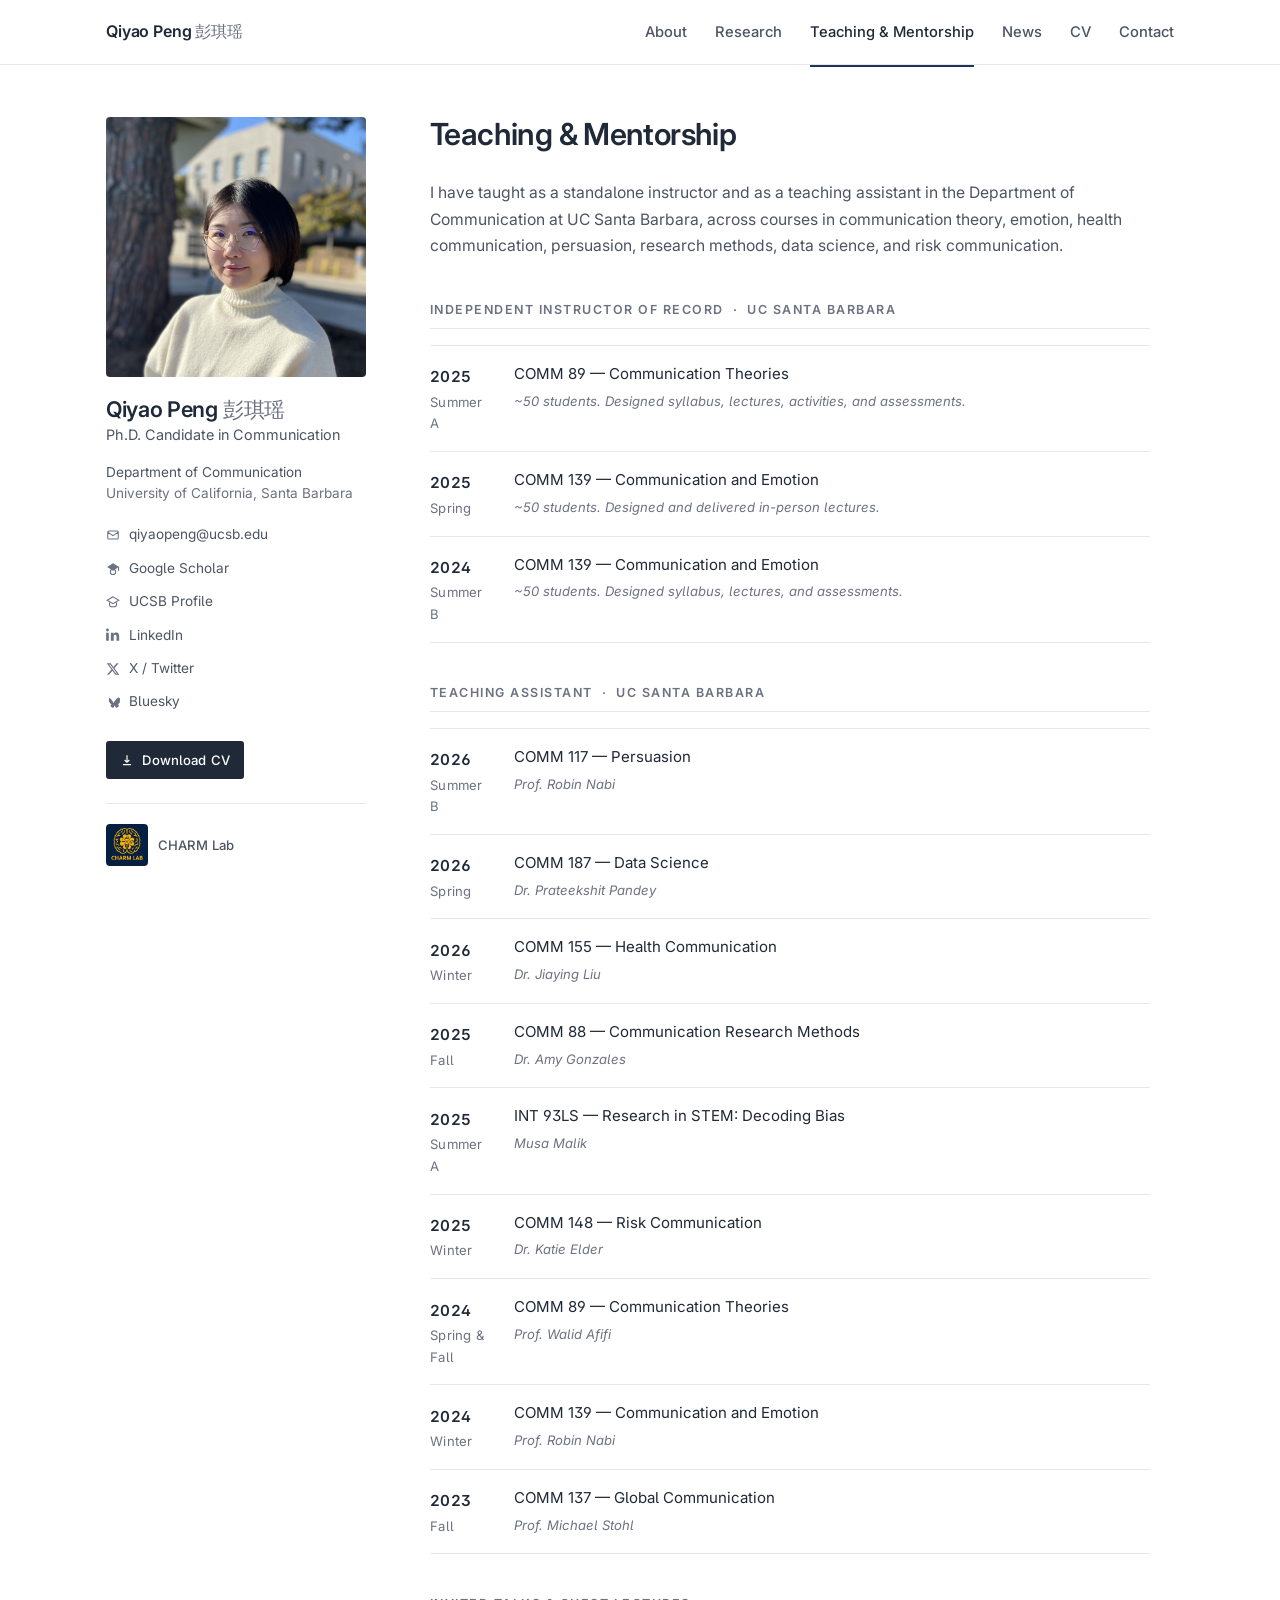
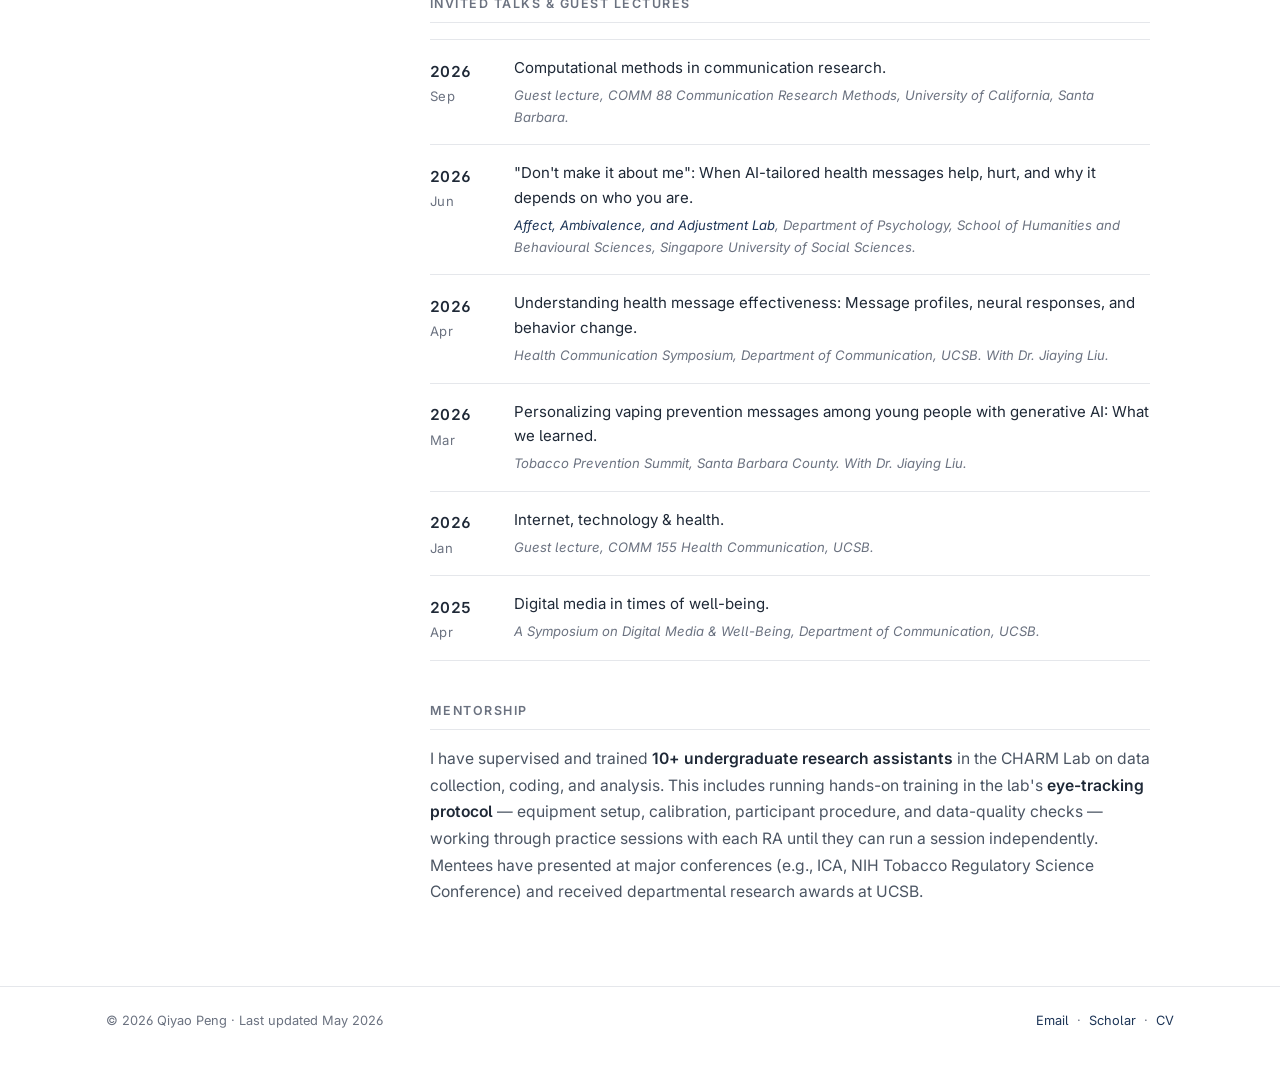
<file: teaching.html>
<!DOCTYPE html>
<html lang="en">
<head>
  <meta charset="UTF-8" />
  <meta name="viewport" content="width=device-width, initial-scale=1.0" />
  <title>Teaching &amp; Mentorship · Qiyao Peng</title>
  <meta name="description" content="Teaching, mentorship, and invited talks by Qiyao Peng at UC Santa Barbara." />
  <link rel="preconnect" href="https://fonts.googleapis.com">
  <link rel="preconnect" href="https://fonts.gstatic.com" crossorigin>
  <link href="https://fonts.googleapis.com/css2?family=Inter:wght@300;400;500;600;700&display=swap" rel="stylesheet">
  <link rel="stylesheet" href="styles.css" />
  <!-- Cloudflare Web Analytics -->
  <script defer src='https://static.cloudflareinsights.com/beacon.min.js' data-cf-beacon='{"token": "e9f2a2973fae4cfd93b945f8d65e329d"}'></script>
  <link rel="canonical" href="https://qiyaopeng.com/teaching.html" />
  <script type="application/ld+json">
{
  "@context": "https://schema.org",
  "@type": "Person",
  "name": "Qiyao Peng",
  "alternateName": "彭琪瑶",
  "url": "https://qiyaopeng.com/",
  "image": "https://qiyaopeng.com/photo.jpg",
  "jobTitle": "Ph.D. Candidate in Communication",
  "description": "Ph.D. Candidate in Communication at UC Santa Barbara, advised by Dr. Jiaying Liu. Research on persuasion, health communication, and computational social science.",
  "affiliation": {
    "@type": "CollegeOrUniversity",
    "name": "University of California, Santa Barbara",
    "department": "Department of Communication",
    "url": "https://www.comm.ucsb.edu/"
  },
  "alumniOf": [
    {"@type": "CollegeOrUniversity", "name": "University of Southern California"},
    {"@type": "CollegeOrUniversity", "name": "The University of Nottingham Ningbo China"}
  ],
  "email": "mailto:qiyaopeng@ucsb.edu",
  "sameAs": [
    "https://scholar.google.com/citations?user=vk-2gXcAAAAJ&hl=en",
    "https://www.comm.ucsb.edu/people/qiyao-peng",
    "https://www.linkedin.com/in/qiyao-peng-64777a13b/",
    "https://x.com/kiyaoqp",
    "https://bsky.app/profile/qiyaopeng.bsky.social"
  ],
  "knowsAbout": ["Health Communication", "Persuasion", "Computational Social Science", "Message Design", "Multimodal Communication", "AI-Generated Content", "fMRI", "Eye-tracking", "Natural Language Processing"]
}
</script>
</head>
<body>

<header class="site">
  <div class="wrap">
    <a href="index.html" class="brand">Qiyao Peng<span class="ch">彭琪瑶</span></a>
    <nav class="primary">
      <ul>
        <li><a href="index.html">About</a></li>
        <li><a href="research.html">Research</a></li>
        <li><a href="teaching.html" class="active">Teaching &amp; Mentorship</a></li>
        <li><a href="news.html">News</a></li>
        <li><a href="cv.html">CV</a></li>
        <li><a href="contact.html">Contact</a></li>
      </ul>
    </nav>
  </div>
</header>

<div class="wrap">
  <div class="layout">

    <aside class="sidebar">
      <img src="photo.jpg" alt="Qiyao Peng" class="photo" onerror="this.style.display='none'; document.getElementById('photo-fallback').style.display='grid';" />
      <div id="photo-fallback" class="photo placeholder" style="display:none;">Photo</div>
      <div class="bio-name">Qiyao Peng<span class="cn">彭琪瑶</span></div>
      <div class="bio-role">Ph.D. Candidate in Communication</div>
      <div class="bio-affil">
        <span class="org">Department of Communication</span><br />
        University of California, Santa Barbara
      </div>
      <ul class="contact-list">
        <li><a href="mailto:qiyaopeng@ucsb.edu"><svg viewBox="0 0 24 24" fill="none" stroke="currentColor" stroke-width="1.8"><path d="M3 7l9 6 9-6M5 19h14a2 2 0 002-2V7a2 2 0 00-2-2H5a2 2 0 00-2 2v10a2 2 0 002 2z"/></svg>qiyaopeng@ucsb.edu</a></li>
        <li><a href="https://scholar.google.com/citations?user=vk-2gXcAAAAJ&amp;hl=en" target="_blank" rel="noopener"><svg viewBox="0 0 24 24" fill="currentColor"><path d="M12 2L2 8.5 12 15l8.5-5.52V15h2V8.5L12 2z"/><circle cx="12" cy="17" r="4.5" fill="none" stroke="currentColor" stroke-width="1.8"/></svg>Google Scholar</a></li>
        <li><a href="https://www.comm.ucsb.edu/people/qiyao-peng" target="_blank" rel="noopener"><svg viewBox="0 0 24 24" fill="none" stroke="currentColor" stroke-width="1.8"><path d="M12 3L2 9l10 6 10-6-10-6z"/><path d="M6 12.5V17c0 1.5 2.7 3 6 3s6-1.5 6-3v-4.5"/></svg>UCSB Profile</a></li>
        <li><a href="https://www.linkedin.com/in/qiyao-peng-64777a13b/" target="_blank" rel="noopener"><svg viewBox="0 0 24 24" fill="currentColor"><path d="M4.98 3.5C4.98 4.88 3.86 6 2.5 6S0 4.88 0 3.5 1.12 1 2.5 1 4.98 2.12 4.98 3.5zM.22 8h4.56v14H.22V8zM8.34 8h4.37v1.91h.06c.61-1.16 2.1-2.39 4.33-2.39 4.63 0 5.48 3.05 5.48 7.01V22h-4.56v-6.62c0-1.58-.03-3.62-2.2-3.62-2.2 0-2.54 1.72-2.54 3.5V22H8.34V8z"/></svg>LinkedIn</a></li>
        <li><a href="https://x.com/kiyaoqp" target="_blank" rel="noopener"><svg viewBox="0 0 24 24" fill="currentColor"><path d="M18.244 2.25h3.308l-7.227 8.26 8.502 11.24H16.17l-5.214-6.817L4.99 21.75H1.68l7.73-8.835L1.254 2.25H8.08l4.713 6.231zm-1.161 17.52h1.833L7.084 4.126H5.117z"/></svg>X / Twitter</a></li>
        <li><a href="https://bsky.app/profile/qiyaopeng.bsky.social" target="_blank" rel="noopener"><svg viewBox="0 0 24 24" fill="currentColor"><path d="M6.335 5.144c2.726 2.046 5.658 6.194 6.73 8.42 1.072-2.226 4.004-6.374 6.73-8.42C21.762 3.6 24 4.918 24 7.694c0 .555-.317 4.652-.503 5.317-.647 2.314-3.007 2.903-5.107 2.546 3.671.625 4.605 2.696 2.589 4.767-3.83 3.934-5.503-.987-5.932-2.249-.079-.232-.115-.34-.115-.249 0-.092-.037.017-.115.249-.43 1.262-2.102 6.183-5.933 2.249-2.015-2.071-1.082-4.142 2.59-4.767-2.1.357-4.46-.232-5.108-2.546C5.183 12.346 4.866 8.249 4.866 7.694c0-2.776 2.238-4.094 1.469-2.55z"/></svg>Bluesky</a></li>
      </ul>
      <a href="cv-download.html" target="_blank" rel="noopener" class="cv-link">
        <svg viewBox="0 0 24 24" fill="none" stroke="currentColor" stroke-width="2" width="14" height="14"><path d="M12 4v12m0 0l-4-4m4 4l4-4M5 20h14"/></svg>
        Download CV
      </a>

      <a href="https://charmlab.comm.ucsb.edu/" target="_blank" rel="noopener" class="lab-badge">
        <img src="charm-lab-logo.png" alt="CHARM Lab" onerror="this.style.display='none'" />
        <span>CHARM Lab</span>
      </a>
    </aside>

    <main class="content">
      <h1 class="page-title">Teaching &amp; Mentorship</h1>

      <p>
        I have taught as a standalone instructor and as a teaching assistant in the
        Department of Communication at UC Santa Barbara, across courses in
        communication theory, emotion, health communication, persuasion, research
        methods, data science, and risk communication.
      </p>

      <h2 class="section-title">Independent Instructor of Record &nbsp;·&nbsp; UC Santa Barbara</h2>
      <ul class="list">
        <li>
          <div class="when"><span class="yr">2025</span>Summer A</div>
          <div class="what">
            <span class="title">COMM 89 — Communication Theories</span>
            <span class="meta">~50 students. Designed syllabus, lectures, activities, and assessments.</span>
          </div>
        </li>
        <li>
          <div class="when"><span class="yr">2025</span>Spring</div>
          <div class="what">
            <span class="title">COMM 139 — Communication and Emotion</span>
            <span class="meta">~50 students. Designed and delivered in-person lectures.</span>
          </div>
        </li>
        <li>
          <div class="when"><span class="yr">2024</span>Summer B</div>
          <div class="what">
            <span class="title">COMM 139 — Communication and Emotion</span>
            <span class="meta">~50 students. Designed syllabus, lectures, and assessments.</span>
          </div>
        </li>
      </ul>

      <h2 class="section-title">Teaching Assistant &nbsp;·&nbsp; UC Santa Barbara</h2>
      <ul class="list">
        <li><div class="when"><span class="yr">2026</span>Summer B</div><div class="what"><span class="title">COMM 117 — Persuasion</span><span class="meta">Prof. Robin Nabi</span></div></li>
        <li><div class="when"><span class="yr">2026</span>Spring</div><div class="what"><span class="title">COMM 187 — Data Science</span><span class="meta">Dr. Prateekshit Pandey</span></div></li>
        <li><div class="when"><span class="yr">2026</span>Winter</div><div class="what"><span class="title">COMM 155 — Health Communication</span><span class="meta">Dr. Jiaying Liu</span></div></li>
        <li><div class="when"><span class="yr">2025</span>Fall</div><div class="what"><span class="title">COMM 88 — Communication Research Methods</span><span class="meta">Dr. Amy Gonzales</span></div></li>
        <li><div class="when"><span class="yr">2025</span>Summer A</div><div class="what"><span class="title">INT 93LS — Research in STEM: Decoding Bias</span><span class="meta">Musa Malik</span></div></li>
        <li><div class="when"><span class="yr">2025</span>Winter</div><div class="what"><span class="title">COMM 148 — Risk Communication</span><span class="meta">Dr. Katie Elder</span></div></li>
        <li><div class="when"><span class="yr">2024</span>Spring &amp; Fall</div><div class="what"><span class="title">COMM 89 — Communication Theories</span><span class="meta">Prof. Walid Afifi</span></div></li>
        <li><div class="when"><span class="yr">2024</span>Winter</div><div class="what"><span class="title">COMM 139 — Communication and Emotion</span><span class="meta">Prof. Robin Nabi</span></div></li>
        <li><div class="when"><span class="yr">2023</span>Fall</div><div class="what"><span class="title">COMM 137 — Global Communication</span><span class="meta">Prof. Michael Stohl</span></div></li>
      </ul>

      <h2 class="section-title">Invited Talks &amp; Guest Lectures</h2>
      <ul class="list">
        <li>
          <div class="when"><span class="yr">2026</span>Sep</div>
          <div class="what">
            <span class="title">Computational methods in communication research.</span>
            <span class="meta">Guest lecture, COMM 88 Communication Research Methods, University of California, Santa Barbara.</span>
          </div>
        </li>
        <li>
          <div class="when"><span class="yr">2026</span>Jun</div>
          <div class="what">
            <span class="title">"Don't make it about me": When AI-tailored health messages help, hurt, and why it depends on who you are.</span>
            <span class="meta"><a href="https://vincentohys.com/people/" target="_blank" rel="noopener">Affect, Ambivalence, and Adjustment Lab</a>, Department of Psychology, School of Humanities and Behavioural Sciences, Singapore University of Social Sciences.</span>
          </div>
        </li>
        <li>
          <div class="when"><span class="yr">2026</span>Apr</div>
          <div class="what">
            <span class="title">Understanding health message effectiveness: Message profiles, neural responses, and behavior change.</span>
            <span class="meta">Health Communication Symposium, Department of Communication, UCSB. With Dr. Jiaying Liu.</span>
          </div>
        </li>
        <li>
          <div class="when"><span class="yr">2026</span>Mar</div>
          <div class="what">
            <span class="title">Personalizing vaping prevention messages among young people with generative AI: What we learned.</span>
            <span class="meta">Tobacco Prevention Summit, Santa Barbara County. With Dr. Jiaying Liu.</span>
          </div>
        </li>
        <li>
          <div class="when"><span class="yr">2026</span>Jan</div>
          <div class="what">
            <span class="title">Internet, technology &amp; health.</span>
            <span class="meta">Guest lecture, COMM 155 Health Communication, UCSB.</span>
          </div>
        </li>
        <li>
          <div class="when"><span class="yr">2025</span>Apr</div>
          <div class="what">
            <span class="title">Digital media in times of well-being.</span>
            <span class="meta">A Symposium on Digital Media &amp; Well-Being, Department of Communication, UCSB.</span>
          </div>
        </li>
      </ul>

      <h2 class="section-title">Mentorship</h2>
      <p>
        I have supervised and trained <strong>10+ undergraduate research assistants</strong>
        in the CHARM Lab on data collection, coding, and analysis. This includes running
        hands-on training in the lab's <strong>eye-tracking protocol</strong> &mdash; equipment
        setup, calibration, participant procedure, and data-quality checks &mdash; working
        through practice sessions with each RA until they can run a session independently.
        Mentees have presented at major conferences (e.g., ICA, NIH Tobacco Regulatory Science
        Conference) and received departmental research awards at UCSB.
      </p>
    </main>
  </div>
</div>

<footer class="site">
  <div class="wrap">
    <div>© 2026 Qiyao Peng &middot; Last updated May 2026</div>
    <div>
      <a href="mailto:qiyaopeng@ucsb.edu">Email</a> &nbsp;·&nbsp;
      <a href="https://scholar.google.com/citations?user=vk-2gXcAAAAJ&amp;hl=en" target="_blank" rel="noopener">Scholar</a> &nbsp;·&nbsp;
      <a href="cv-download.html" target="_blank" rel="noopener">CV</a>
    </div>
  </div>
</footer>

</body>
</html>
</file>
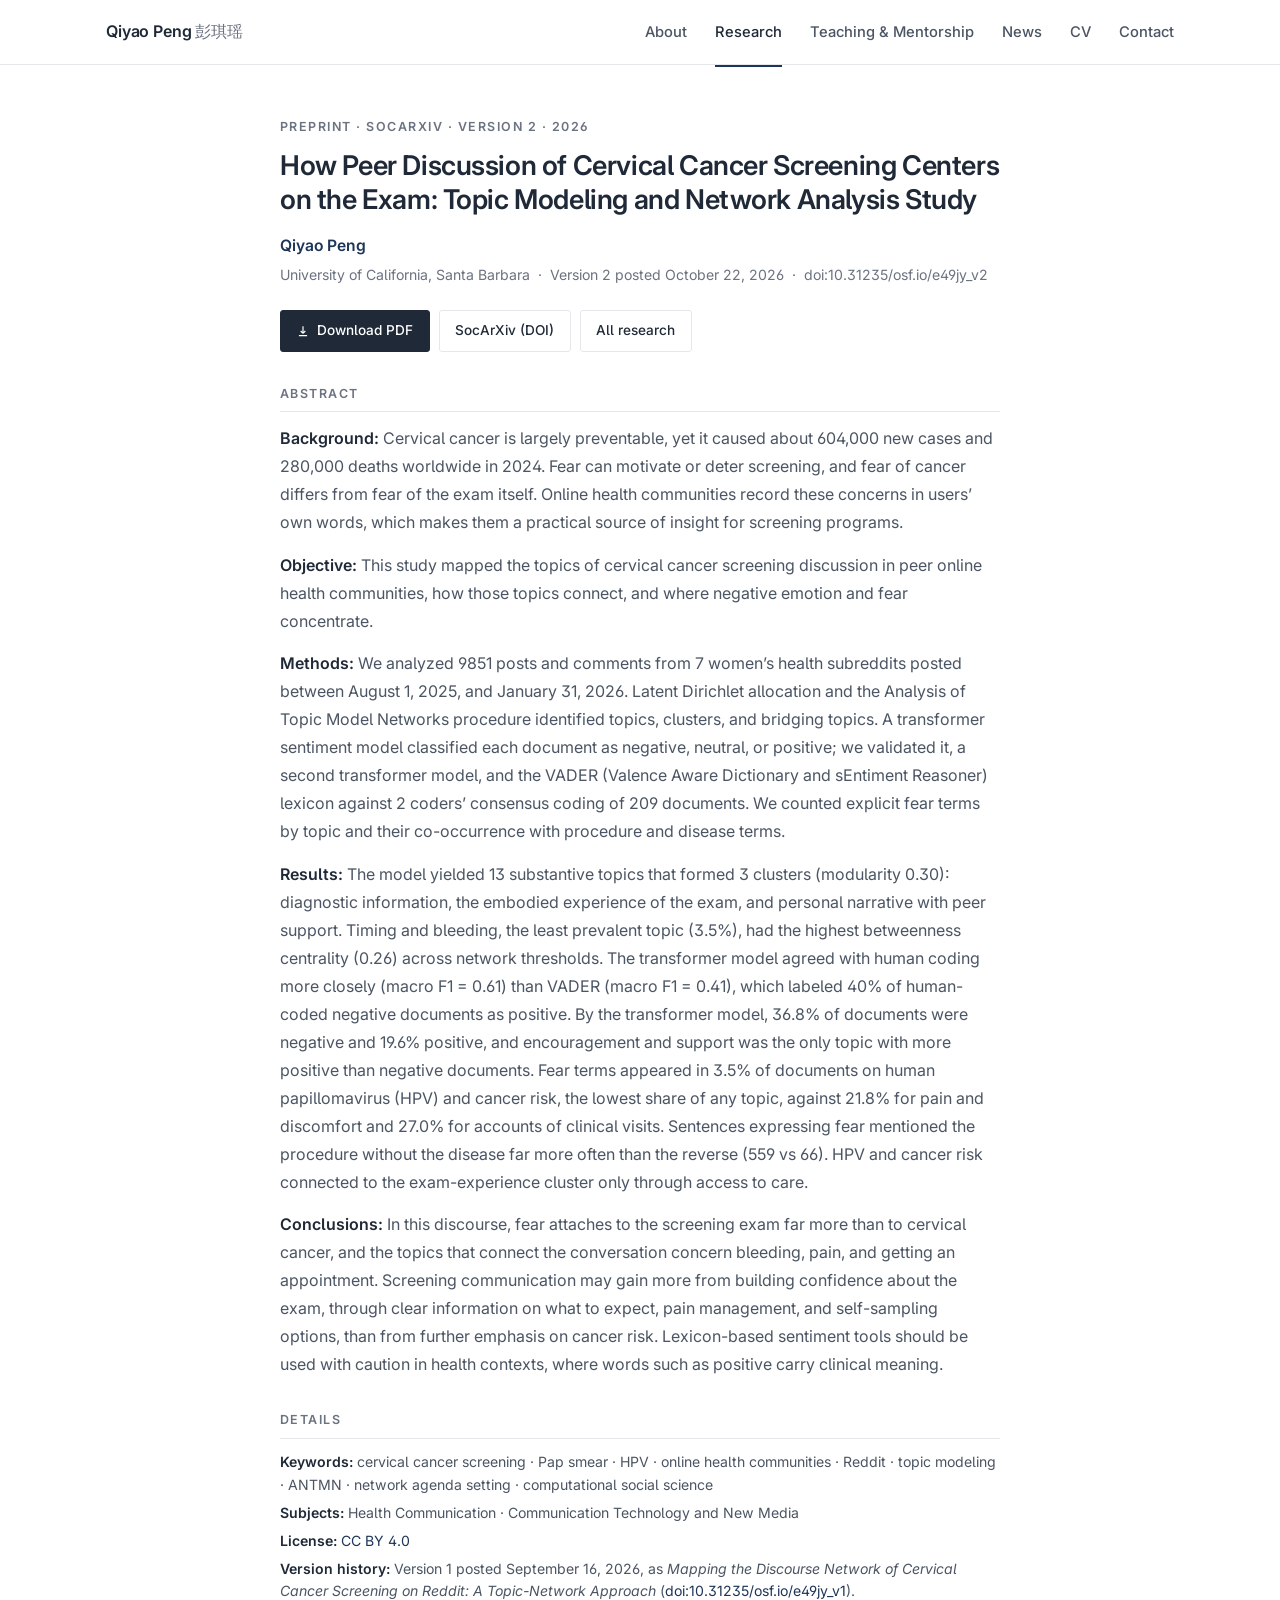
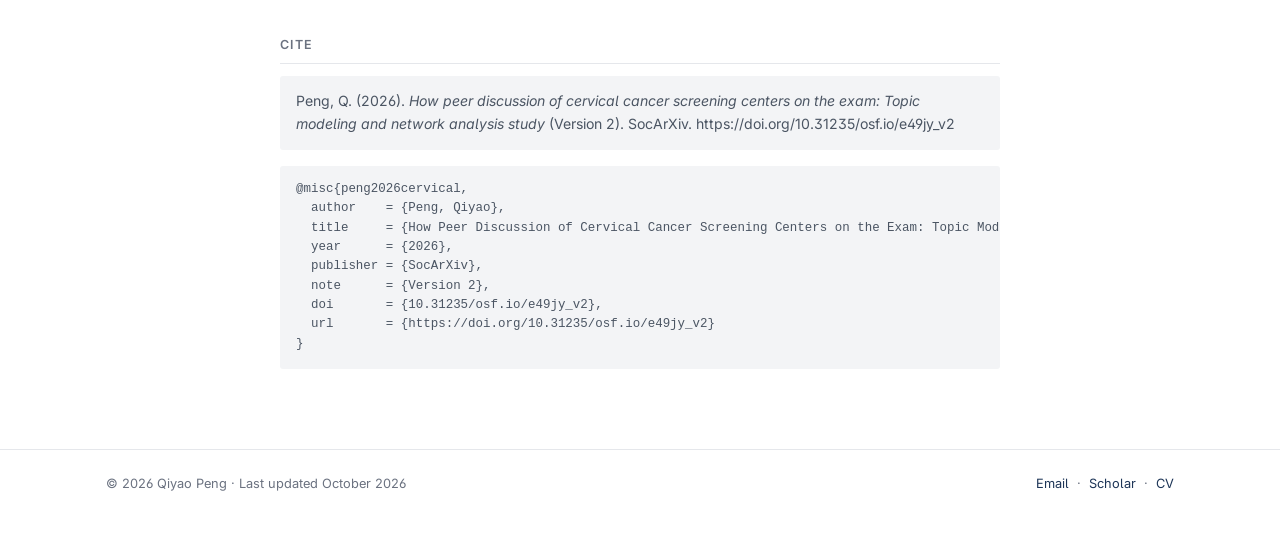
<file: papers/cervical-cancer-screening-reddit.html>
<!DOCTYPE html>
<html lang="en">
<head>
  <meta charset="UTF-8" />
  <meta name="viewport" content="width=device-width, initial-scale=1.0" />
  <title>How Peer Discussion of Cervical Cancer Screening Centers on the Exam: Topic Modeling and Network Analysis Study · Qiyao Peng</title>
  <meta name="description" content="Qiyao Peng (2026). Topic modeling and network analysis of 9,851 Reddit posts and comments on cervical cancer screening: fear attaches to the screening exam far more than to cervical cancer. SocArXiv preprint." />

  <!-- ===== Google Scholar (Highwire Press) metadata ===== -->
  <meta name="citation_title" content="How Peer Discussion of Cervical Cancer Screening Centers on the Exam: Topic Modeling and Network Analysis Study" />
  <meta name="citation_author" content="Peng, Qiyao" />
  <meta name="citation_author_institution" content="University of California, Santa Barbara" />
  <meta name="citation_publication_date" content="2026/10/22" />
  <meta name="citation_online_date" content="2026/10/22" />
  <meta name="citation_publisher" content="SocArXiv" />
  <meta name="citation_technical_report_institution" content="SocArXiv" />
  <meta name="citation_doi" content="10.31235/osf.io/e49jy_v2" />
  <meta name="citation_language" content="en" />
  <meta name="citation_keywords" content="cervical cancer screening; Pap smear; HPV; online health communities; Reddit; topic modeling; ANTMN; network agenda setting; sentiment analysis; computational social science" />
  <meta name="citation_abstract_html_url" content="https://qiyaopeng.com/papers/cervical-cancer-screening-reddit.html" />
  <meta name="citation_pdf_url" content="https://qiyaopeng.com/papers/cervical-cancer-screening-reddit.pdf" />

  <!-- ===== Dublin Core (secondary indexers) ===== -->
  <meta name="DC.title" content="How Peer Discussion of Cervical Cancer Screening Centers on the Exam: Topic Modeling and Network Analysis Study" />
  <meta name="DC.creator" content="Peng, Qiyao" />
  <meta name="DC.date" content="2026-10-22" />
  <meta name="DC.identifier" content="doi:10.31235/osf.io/e49jy_v2" />
  <meta name="DC.rights" content="CC BY 4.0" />

  <!-- ===== Social previews ===== -->
  <meta property="og:type" content="article" />
  <meta property="og:title" content="How Peer Discussion of Cervical Cancer Screening Centers on the Exam" />
  <meta property="og:description" content="In 9,851 Reddit posts and comments, fear attaches to the screening exam far more than to cervical cancer. Topic modeling and network analysis study." />
  <meta property="og:url" content="https://qiyaopeng.com/papers/cervical-cancer-screening-reddit.html" />

  <link rel="canonical" href="https://qiyaopeng.com/papers/cervical-cancer-screening-reddit.html" />
  <link rel="preconnect" href="https://fonts.googleapis.com">
  <link rel="preconnect" href="https://fonts.gstatic.com" crossorigin>
  <link href="https://fonts.googleapis.com/css2?family=Inter:wght@300;400;500;600;700&display=swap" rel="stylesheet">
  <link rel="stylesheet" href="../styles.css" />
  <!-- Cloudflare Web Analytics -->
  <script defer src='https://static.cloudflareinsights.com/beacon.min.js' data-cf-beacon='{"token": "e9f2a2973fae4cfd93b945f8d65e329d"}'></script>

  <script type="application/ld+json">
{
  "@context": "https://schema.org",
  "@type": "ScholarlyArticle",
  "headline": "How Peer Discussion of Cervical Cancer Screening Centers on the Exam: Topic Modeling and Network Analysis Study",
  "author": { "@type": "Person", "name": "Qiyao Peng", "url": "https://qiyaopeng.com/",
              "affiliation": { "@type": "CollegeOrUniversity", "name": "University of California, Santa Barbara" } },
  "datePublished": "2026-10-22",
  "version": "2",
  "publisher": { "@type": "Organization", "name": "SocArXiv" },
  "identifier": "https://doi.org/10.31235/osf.io/e49jy_v2",
  "sameAs": "https://doi.org/10.31235/osf.io/e49jy_v2",
  "license": "https://creativecommons.org/licenses/by/4.0/",
  "keywords": ["cervical cancer screening", "Pap smear", "HPV", "online health communities", "Reddit", "topic modeling", "ANTMN", "network agenda setting", "sentiment analysis", "computational social science"],
  "encoding": { "@type": "MediaObject", "contentUrl": "https://qiyaopeng.com/papers/cervical-cancer-screening-reddit.pdf", "encodingFormat": "application/pdf" }
}
  </script>

  <style>
    .paper { max-width: 760px; }
    .paper .kicker { font-size: .78rem; font-weight: 600; letter-spacing: .12em; text-transform: uppercase; color: var(--ink-3); margin-bottom: .75rem; }
    .paper h1 { font-size: 1.7rem; line-height: 1.25; font-weight: 600; letter-spacing: -0.015em; color: var(--ink); margin-bottom: 1rem; }
    .paper .byline { font-size: .98rem; color: var(--ink-2); margin-bottom: .35rem; }
    .paper .byline a { font-weight: 600; }
    .paper .pubinfo { font-size: .88rem; color: var(--ink-3); margin-bottom: 1.5rem; }
    .paper .actions { display: flex; flex-wrap: wrap; gap: .6rem; margin-bottom: 2rem; }
    .paper .btn { display: inline-flex; align-items: center; gap: .45rem; padding: .55rem .95rem; font-size: .85rem; font-weight: 500; border-radius: 3px; border: 1px solid var(--rule); color: var(--ink) !important; border-bottom: 1px solid var(--rule) !important; }
    .paper .btn.primary { background: var(--ink); color: #fff !important; border-color: var(--ink) !important; }
    .paper .btn:hover { border-color: var(--accent) !important; }
    .paper .btn.primary:hover { background: var(--accent); }
    .paper h2 { font-size: .78rem; font-weight: 600; letter-spacing: .12em; text-transform: uppercase; color: var(--ink-3); margin: 2rem 0 .75rem; padding-bottom: .5rem; border-bottom: 1px solid var(--rule); }
    .paper .abstract p { font-size: 1rem; line-height: 1.75; color: var(--ink-2); margin-bottom: .9rem; }
    .paper .abstract strong { color: var(--ink); }
    .paper .cite { font-size: .88rem; line-height: 1.6; color: var(--ink-2); background: var(--rule-2); padding: .9rem 1rem; border-radius: 3px; }
    .paper pre.bibtex { font-family: var(--mono); font-size: .78rem; line-height: 1.55; background: var(--rule-2); padding: .9rem 1rem; border-radius: 3px; overflow-x: auto; color: var(--ink-2); white-space: pre; }
    .paper .meta-row { font-size: .88rem; color: var(--ink-2); margin-bottom: .35rem; }
    .paper .meta-row strong { color: var(--ink); font-weight: 600; }
  </style>
</head>
<body>

<header class="site">
  <div class="wrap">
    <a href="../index.html" class="brand">Qiyao Peng<span class="ch">彭琪瑶</span></a>
    <nav class="primary">
      <ul>
        <li><a href="../index.html">About</a></li>
        <li><a href="../research.html" class="active">Research</a></li>
        <li><a href="../teaching.html">Teaching &amp; Mentorship</a></li>
        <li><a href="../news.html">News</a></li>
        <li><a href="../cv.html">CV</a></li>
        <li><a href="../contact.html">Contact</a></li>
      </ul>
    </nav>
  </div>
</header>

<div class="wrap">
  <main class="content paper" style="padding-top: var(--content-pad-top); padding-bottom: 5rem; margin: 0 auto;">

    <div class="kicker">Preprint · SocArXiv · Version 2 · 2026</div>

    <h1>How Peer Discussion of Cervical Cancer Screening Centers on the Exam: Topic Modeling and Network Analysis Study</h1>

    <div class="byline"><a href="../index.html">Qiyao Peng</a></div>
    <div class="pubinfo">University of California, Santa Barbara &nbsp;·&nbsp; Version 2 posted October 22, 2026 &nbsp;·&nbsp; doi:10.31235/osf.io/e49jy_v2</div>

    <div class="actions">
      <a class="btn primary" href="cervical-cancer-screening-reddit.pdf" target="_blank" rel="noopener">
        <svg viewBox="0 0 24 24" fill="none" stroke="currentColor" stroke-width="2" width="14" height="14"><path d="M12 4v12m0 0l-4-4m4 4l4-4M5 20h14"/></svg>
        Download PDF
      </a>
      <a class="btn" href="https://doi.org/10.31235/osf.io/e49jy_v2" target="_blank" rel="noopener">SocArXiv (DOI)</a>
      <a class="btn" href="../research.html">All research</a>
    </div>

    <h2>Abstract</h2>
    <div class="abstract">
      <p><strong>Background:</strong> Cervical cancer is largely preventable, yet it caused about 604,000 new cases and 280,000 deaths worldwide in 2024. Fear can motivate or deter screening, and fear of cancer differs from fear of the exam itself. Online health communities record these concerns in users’ own words, which makes them a practical source of insight for screening programs.</p>
      <p><strong>Objective:</strong> This study mapped the topics of cervical cancer screening discussion in peer online health communities, how those topics connect, and where negative emotion and fear concentrate.</p>
      <p><strong>Methods:</strong> We analyzed 9851 posts and comments from 7 women’s health subreddits posted between August 1, 2025, and January 31, 2026. Latent Dirichlet allocation and the Analysis of Topic Model Networks procedure identified topics, clusters, and bridging topics. A transformer sentiment model classified each document as negative, neutral, or positive; we validated it, a second transformer model, and the VADER (Valence Aware Dictionary and sEntiment Reasoner) lexicon against 2 coders’ consensus coding of 209 documents. We counted explicit fear terms by topic and their co-occurrence with procedure and disease terms.</p>
      <p><strong>Results:</strong> The model yielded 13 substantive topics that formed 3 clusters (modularity 0.30): diagnostic information, the embodied experience of the exam, and personal narrative with peer support. Timing and bleeding, the least prevalent topic (3.5%), had the highest betweenness centrality (0.26) across network thresholds. The transformer model agreed with human coding more closely (macro F1 = 0.61) than VADER (macro F1 = 0.41), which labeled 40% of human-coded negative documents as positive. By the transformer model, 36.8% of documents were negative and 19.6% positive, and encouragement and support was the only topic with more positive than negative documents. Fear terms appeared in 3.5% of documents on human papillomavirus (HPV) and cancer risk, the lowest share of any topic, against 21.8% for pain and discomfort and 27.0% for accounts of clinical visits. Sentences expressing fear mentioned the procedure without the disease far more often than the reverse (559 vs 66). HPV and cancer risk connected to the exam-experience cluster only through access to care.</p>
      <p><strong>Conclusions:</strong> In this discourse, fear attaches to the screening exam far more than to cervical cancer, and the topics that connect the conversation concern bleeding, pain, and getting an appointment. Screening communication may gain more from building confidence about the exam, through clear information on what to expect, pain management, and self-sampling options, than from further emphasis on cancer risk. Lexicon-based sentiment tools should be used with caution in health contexts, where words such as positive carry clinical meaning.</p>
    </div>

    <h2>Details</h2>
    <div class="meta-row"><strong>Keywords:</strong> cervical cancer screening · Pap smear · HPV · online health communities · Reddit · topic modeling · ANTMN · network agenda setting · computational social science</div>
    <div class="meta-row"><strong>Subjects:</strong> Health Communication · Communication Technology and New Media</div>
    <div class="meta-row"><strong>License:</strong> <a href="https://creativecommons.org/licenses/by/4.0/" target="_blank" rel="noopener">CC BY 4.0</a></div>
    <div class="meta-row"><strong>Version history:</strong> Version 1 posted September 16, 2026, as <em>Mapping the Discourse Network of Cervical Cancer Screening on Reddit: A Topic-Network Approach</em> (<a href="https://doi.org/10.31235/osf.io/e49jy_v1" target="_blank" rel="noopener">doi:10.31235/osf.io/e49jy_v1</a>).</div>

    <h2>Cite</h2>
    <p class="cite">
      Peng, Q. (2026). <em>How peer discussion of cervical cancer screening centers on the exam: Topic modeling and network analysis study</em> (Version 2). SocArXiv. https://doi.org/10.31235/osf.io/e49jy_v2
    </p>
    <pre class="bibtex">@misc{peng2026cervical,
  author    = {Peng, Qiyao},
  title     = {How Peer Discussion of Cervical Cancer Screening Centers on the Exam: Topic Modeling and Network Analysis Study},
  year      = {2026},
  publisher = {SocArXiv},
  note      = {Version 2},
  doi       = {10.31235/osf.io/e49jy_v2},
  url       = {https://doi.org/10.31235/osf.io/e49jy_v2}
}</pre>

  </main>
</div>

<footer class="site">
  <div class="wrap">
    <div>© 2026 Qiyao Peng &middot; Last updated October 2026</div>
    <div>
      <a href="mailto:qiyaopeng@ucsb.edu">Email</a> &nbsp;·&nbsp;
      <a href="https://scholar.google.com/citations?user=vk-2gXcAAAAJ&amp;hl=en" target="_blank" rel="noopener">Scholar</a> &nbsp;·&nbsp;
      <a href="../cv-download.html" target="_blank" rel="noopener">CV</a>
    </div>
  </div>
</footer>

</body>
</html>
</file>
<file: styles.css>
/* ============================================================
   Qiyao Peng — Academic site
   Single stylesheet shared across all pages.
   Design notes: Inter sans-serif throughout; neutral grayscale
   with a single deep-navy accent; left sidebar holds bio &
   contact; right column holds page content. No decorative
   gradients, no card shadows, no animation.
   ============================================================ */

/* ---------- Reset ---------- */
*, *::before, *::after { box-sizing: border-box; margin: 0; padding: 0; }
html { -webkit-text-size-adjust: 100%; }

/* ---------- Tokens ---------- */
:root {
  --bg: #ffffff;
  --ink: #1f2937;          /* primary text */
  --ink-2: #4b5563;        /* secondary text */
  --ink-3: #6b7280;        /* tertiary / meta */
  --ink-4: #9ca3af;        /* placeholder */
  --rule: #e5e7eb;
  --rule-2: #f3f4f6;
  --accent: #1d3557;       /* deep navy */
  --accent-hover: #2c5481;
  --max: 1140px;
  --gutter: clamp(1.25rem, 3vw, 2.25rem);
  --sidebar-w: 260px;
  --content-pad-top: 3.25rem;
  --font: "Inter", ui-sans-serif, system-ui, -apple-system, BlinkMacSystemFont, "Segoe UI", Roboto, "Helvetica Neue", Arial, sans-serif;
  --mono: ui-monospace, "SF Mono", Menlo, Consolas, monospace;
}

/* ---------- Base ---------- */
html { font-size: 16px; }
body {
  font-family: var(--font);
  color: var(--ink);
  background: var(--bg);
  font-weight: 400;
  line-height: 1.6;
  font-feature-settings: "ss01", "cv05";
  -webkit-font-smoothing: antialiased;
  -moz-osx-font-smoothing: grayscale;
  text-rendering: optimizeLegibility;
}

a {
  color: var(--accent);
  text-decoration: none;
  border-bottom: 1px solid transparent;
  transition: border-color .15s ease, color .15s ease;
}
a:hover { color: var(--accent-hover); border-bottom-color: currentColor; }

::selection { background: var(--accent); color: #fff; }

p { margin: 0 0 .85em; }
strong { font-weight: 600; color: var(--ink); }
em { font-style: italic; }

/* ---------- Layout ---------- */
.wrap {
  max-width: var(--max);
  margin: 0 auto;
  padding: 0 var(--gutter);
}

.layout {
  display: grid;
  grid-template-columns: var(--sidebar-w) 1fr;
  gap: clamp(2rem, 5vw, 4.5rem);
  padding-top: var(--content-pad-top);
  padding-bottom: 5rem;
  align-items: start;
}

/* ---------- Header / Top Nav ---------- */
header.site {
  border-bottom: 1px solid var(--rule);
  background: var(--bg);
  position: sticky;
  top: 0;
  z-index: 50;
}
header.site .wrap {
  display: flex;
  align-items: center;
  justify-content: space-between;
  height: 64px;
  gap: 1.5rem;
}
.brand {
  font-weight: 600;
  font-size: 1rem;
  color: var(--ink);
  letter-spacing: -0.01em;
  border-bottom: 0;
}
.brand:hover { color: var(--accent); border-bottom: 0; }
.brand .ch { color: var(--ink-3); font-weight: 400; margin-left: .25em; }

nav.primary ul { list-style: none; display: flex; gap: clamp(1rem, 2.5vw, 1.75rem); }
nav.primary a {
  color: var(--ink-2);
  font-size: .92rem;
  font-weight: 500;
  padding: .25rem 0;
  border-bottom: 0;
  position: relative;
}
nav.primary a:hover { color: var(--accent); border-bottom: 0; }
nav.primary a.active { color: var(--ink); }
nav.primary a.active::after {
  content: "";
  position: absolute;
  left: 0; right: 0; bottom: -22px;
  height: 2px;
  background: var(--accent);
}

/* ---------- Sidebar ---------- */
aside.sidebar {
  position: sticky;
  top: calc(64px + 3.25rem);
  align-self: start;
}
.photo {
  width: 100%;
  max-width: var(--sidebar-w);
  aspect-ratio: 1 / 1;
  object-fit: cover;
  border-radius: 4px;
  display: block;
  background: var(--rule-2);
  margin-bottom: 1.25rem;
}
.photo.placeholder {
  display: grid;
  place-items: center;
  color: var(--ink-4);
  font-size: .85rem;
  letter-spacing: .04em;
  text-transform: uppercase;
}

.bio-name {
  font-size: 1.35rem;
  font-weight: 600;
  letter-spacing: -0.015em;
  color: var(--ink);
  margin-bottom: .15rem;
  line-height: 1.2;
}
.bio-name .cn { color: var(--ink-3); font-weight: 400; margin-left: .25em; font-size: .95em; }
.bio-role {
  font-size: .9rem;
  color: var(--ink-2);
  margin-bottom: 1rem;
  line-height: 1.45;
}
.bio-affil {
  font-size: .85rem;
  color: var(--ink-3);
  line-height: 1.55;
  margin-bottom: 1.25rem;
}
.bio-affil .org { color: var(--ink-2); }

.contact-list { list-style: none; font-size: .85rem; }
.contact-list li { margin-bottom: .55rem; }
.contact-list a {
  color: var(--ink-2);
  border-bottom: 0;
  display: inline-flex;
  align-items: center;
  gap: .55rem;
}
.contact-list a:hover { color: var(--accent); border-bottom: 0; }
.contact-list svg { width: 14px; height: 14px; flex: none; color: var(--ink-3); }
.contact-list a:hover svg { color: var(--accent); }

.cv-link {
  display: inline-flex;
  align-items: center;
  gap: .5rem;
  margin-top: 1rem;
  padding: .55rem .9rem;
  background: var(--ink);
  color: #fff !important;
  font-size: .82rem;
  font-weight: 500;
  letter-spacing: .01em;
  border-radius: 3px;
  border-bottom: 0 !important;
}
.cv-link:hover { background: var(--accent); border-bottom: 0 !important; }

/* ---------- Main content typography ---------- */
main.content { min-width: 0; max-width: 720px; }

.page-title {
  font-size: 1.9rem;
  font-weight: 600;
  letter-spacing: -0.02em;
  color: var(--ink);
  margin-bottom: 1.75rem;
  line-height: 1.15;
}

h2.section-title {
  font-size: .78rem;
  font-weight: 600;
  letter-spacing: .12em;
  text-transform: uppercase;
  color: var(--ink-3);
  margin: 2.5rem 0 1rem;
  padding-bottom: .5rem;
  border-bottom: 1px solid var(--rule);
}
.page-title + h2.section-title { margin-top: 0; }

h3.subsec {
  font-size: 1rem;
  font-weight: 600;
  color: var(--ink);
  margin: 1.5rem 0 .5rem;
}

main.content p {
  color: var(--ink-2);
  font-size: .98rem;
  line-height: 1.7;
  margin-bottom: 1rem;
}
main.content p:last-child { margin-bottom: 0; }

main.content ul { list-style: none; }

/* ---------- Publications / list rows ---------- */
.list { list-style: none; }
.list > li {
  display: grid;
  grid-template-columns: 64px 1fr;
  gap: 1.25rem;
  padding: 1rem 0;
  border-top: 1px solid var(--rule);
  font-size: .94rem;
  line-height: 1.65;
  color: var(--ink-2);
}
.list > li:last-child { border-bottom: 1px solid var(--rule); }
.list > li .when {
  color: var(--ink-3);
  font-size: .82rem;
  font-variant-numeric: tabular-nums;
  letter-spacing: .02em;
  padding-top: .15rem;
}
.list > li .when .yr {
  display: block;
  color: var(--ink);
  font-weight: 600;
  font-size: .95rem;
  margin-bottom: .15rem;
}
.list > li .what .me { color: var(--ink); font-weight: 600; }
.list > li .what .title { color: var(--ink); }
.list > li .what .venue { color: var(--ink); font-style: italic; }
.list > li .what .meta {
  display: block;
  color: var(--ink-3);
  font-size: .82rem;
  margin-top: .25rem;
  font-style: italic;
}
.list > li .what .links { margin-top: .35rem; font-size: .82rem; }
.list > li .what .links a {
  margin-right: .9rem;
  color: var(--ink-3);
  border-bottom: 1px dotted var(--ink-4);
}
.list > li .what .links a:hover { color: var(--accent); border-bottom-color: var(--accent); }
.list > li .what .badge {
  display: inline-block;
  margin-left: .35rem;
  padding: 0 .5rem;
  font-size: .7rem;
  font-weight: 600;
  letter-spacing: .04em;
  text-transform: uppercase;
  color: var(--accent);
  background: rgba(29, 53, 87, .08);
  border-radius: 2px;
  vertical-align: 1px;
}

@media (max-width: 600px) {
  .list > li { grid-template-columns: 1fr; gap: .35rem; }
  .list > li .when .yr { display: inline; margin-right: .5rem; }
}

/* ---------- Inline meta row (research interests) ---------- */
.interests {
  display: flex;
  flex-wrap: wrap;
  gap: .45rem;
  margin: .75rem 0 1.5rem;
}
.interests span {
  font-size: .78rem;
  font-weight: 500;
  padding: .2rem .65rem;
  background: var(--rule-2);
  color: var(--ink-2);
  border-radius: 2px;
  letter-spacing: .01em;
}

/* ---------- Tag pills (skills) ---------- */
.tagrow { display: flex; flex-wrap: wrap; gap: .4rem; margin: .35rem 0 1rem; }
.tag {
  font-size: .82rem;
  color: var(--ink-2);
  padding: .2rem .6rem;
  border: 1px solid var(--rule);
  border-radius: 2px;
}
.tag strong { color: var(--ink); }

/* ---------- Footer ---------- */
footer.site {
  border-top: 1px solid var(--rule);
  padding: 1.5rem 0 2.5rem;
  font-size: .8rem;
  color: var(--ink-3);
}
footer.site .wrap {
  display: flex;
  justify-content: space-between;
  align-items: center;
  flex-wrap: wrap;
  gap: 1rem;
}

/* ---------- Responsive ---------- */
@media (max-width: 860px) {
  .layout {
    grid-template-columns: 1fr;
    gap: 2.5rem;
    padding-top: 2.25rem;
  }
  aside.sidebar { position: static; }
  .photo { max-width: 160px; }
  nav.primary a.active::after { bottom: -22px; }
  main.content { max-width: 100%; }
}

@media (max-width: 520px) {
  header.site .wrap { height: auto; padding-top: .9rem; padding-bottom: .9rem; flex-direction: column; align-items: flex-start; gap: .5rem; }
  nav.primary a.active::after { display: none; }
  .page-title { font-size: 1.6rem; }
}

/* Print-friendly */
/* ---------- Lab affiliation badge (sidebar) ---------- */
.lab-badge {
  display: flex;
  align-items: center;
  gap: .65rem;
  margin-top: 1.5rem;
  padding-top: 1.25rem;
  border-top: 1px solid var(--rule);
  border-bottom: 0 !important;
  color: var(--ink-2);
  font-size: .82rem;
  font-weight: 500;
  line-height: 1.3;
}
.lab-badge img {
  width: 42px;
  height: 42px;
  border-radius: 4px;
  display: block;
  flex: none;
}
.lab-badge:hover { color: var(--accent); border-bottom: 0 !important; }

/* ---------- News photos ---------- */
.news-photo {
  display: block;
  margin-top: .65rem;
  max-width: min(420px, 100%);
  width: 100%;
  height: auto;
  border-radius: 4px;
  border: 1px solid var(--rule);
}
.news-photos {
  display: grid !important;
  grid-template-columns: 1fr 1fr !important;
  gap: .5rem;
  margin-top: .65rem;
  max-width: 440px;
  width: 100%;
}
.news-photos img {
  width: 100% !important;
  max-width: 100%;
  height: auto;
  aspect-ratio: 4 / 3;
  object-fit: cover;
  border-radius: 4px;
  border: 1px solid var(--rule);
  display: block;
  margin: 0;
}
@media (max-width: 520px) {
  .news-photos { grid-template-columns: 1fr !important; max-width: 280px; }
  .news-photos img { aspect-ratio: auto; }
}

/* ---------- Highlight badge for awards / honors ---------- */
.list > li .what .award,
.list > li .what .funding {
  display: inline-block;
  font-size: .7rem;
  font-weight: 600;
  letter-spacing: .04em;
  text-transform: uppercase;
  color: var(--accent);
  border: 1px solid var(--accent);
  padding: .1rem .45rem;
  border-radius: 3px;
  margin-right: .4rem;
  vertical-align: 1px;
}
.list > li .what .funding {
  color: #047857;
  border-color: #047857;
}

@media print {
  header.site, footer.site, .cv-link { display: none; }
  body { color: #000; }
  a { color: #000; text-decoration: underline; }
}
</file>
